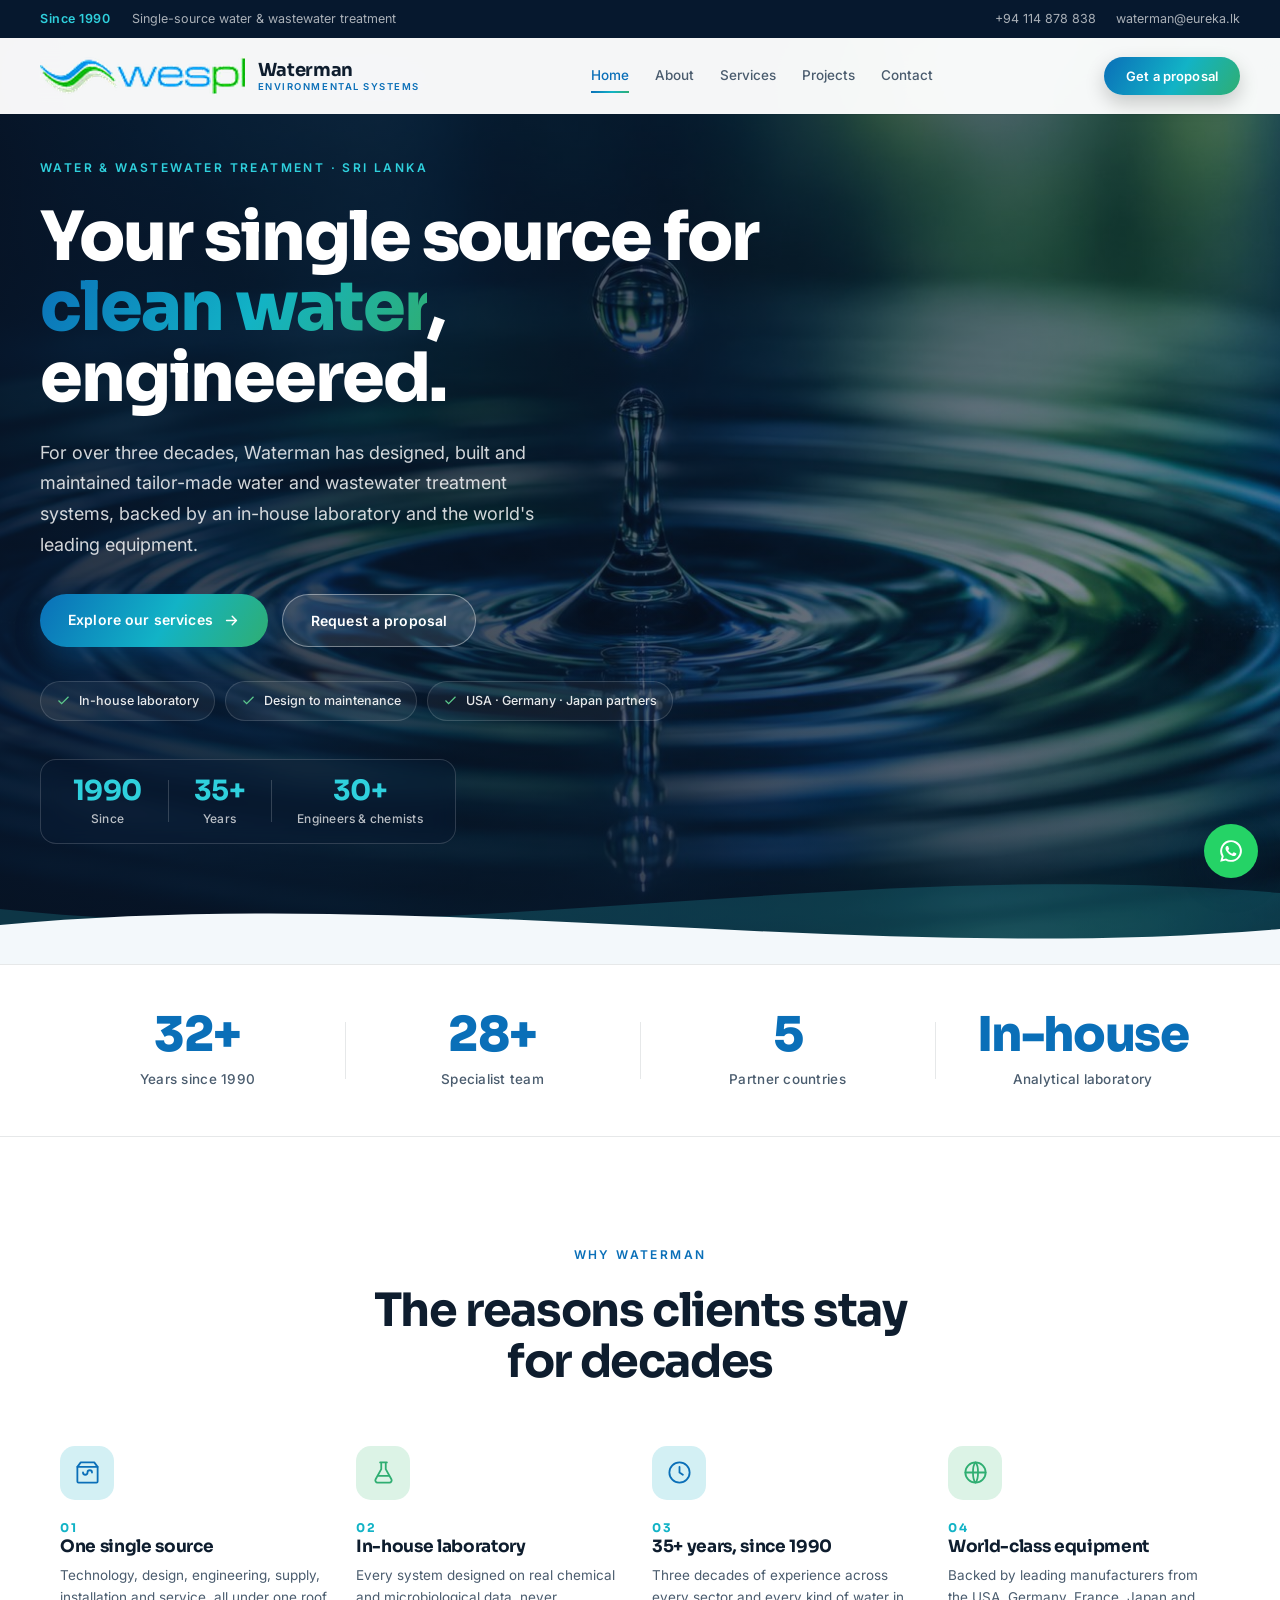
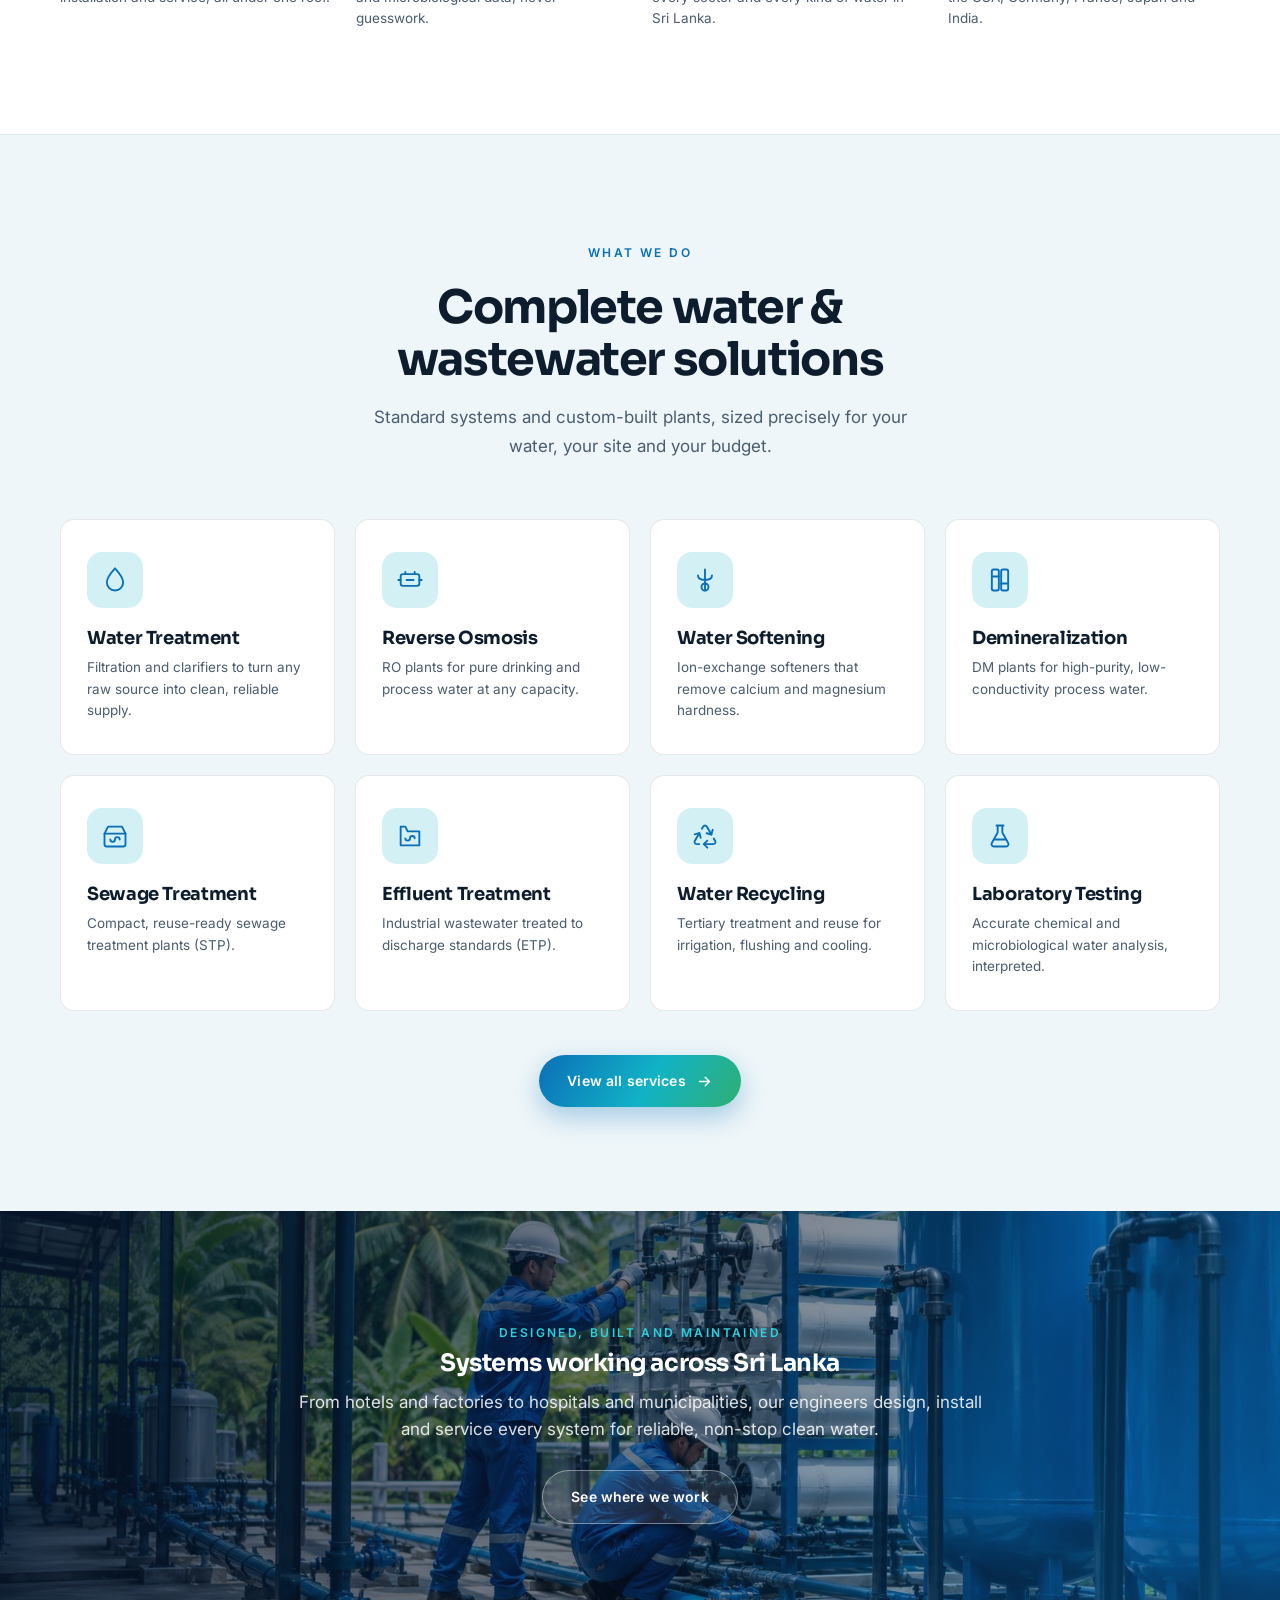
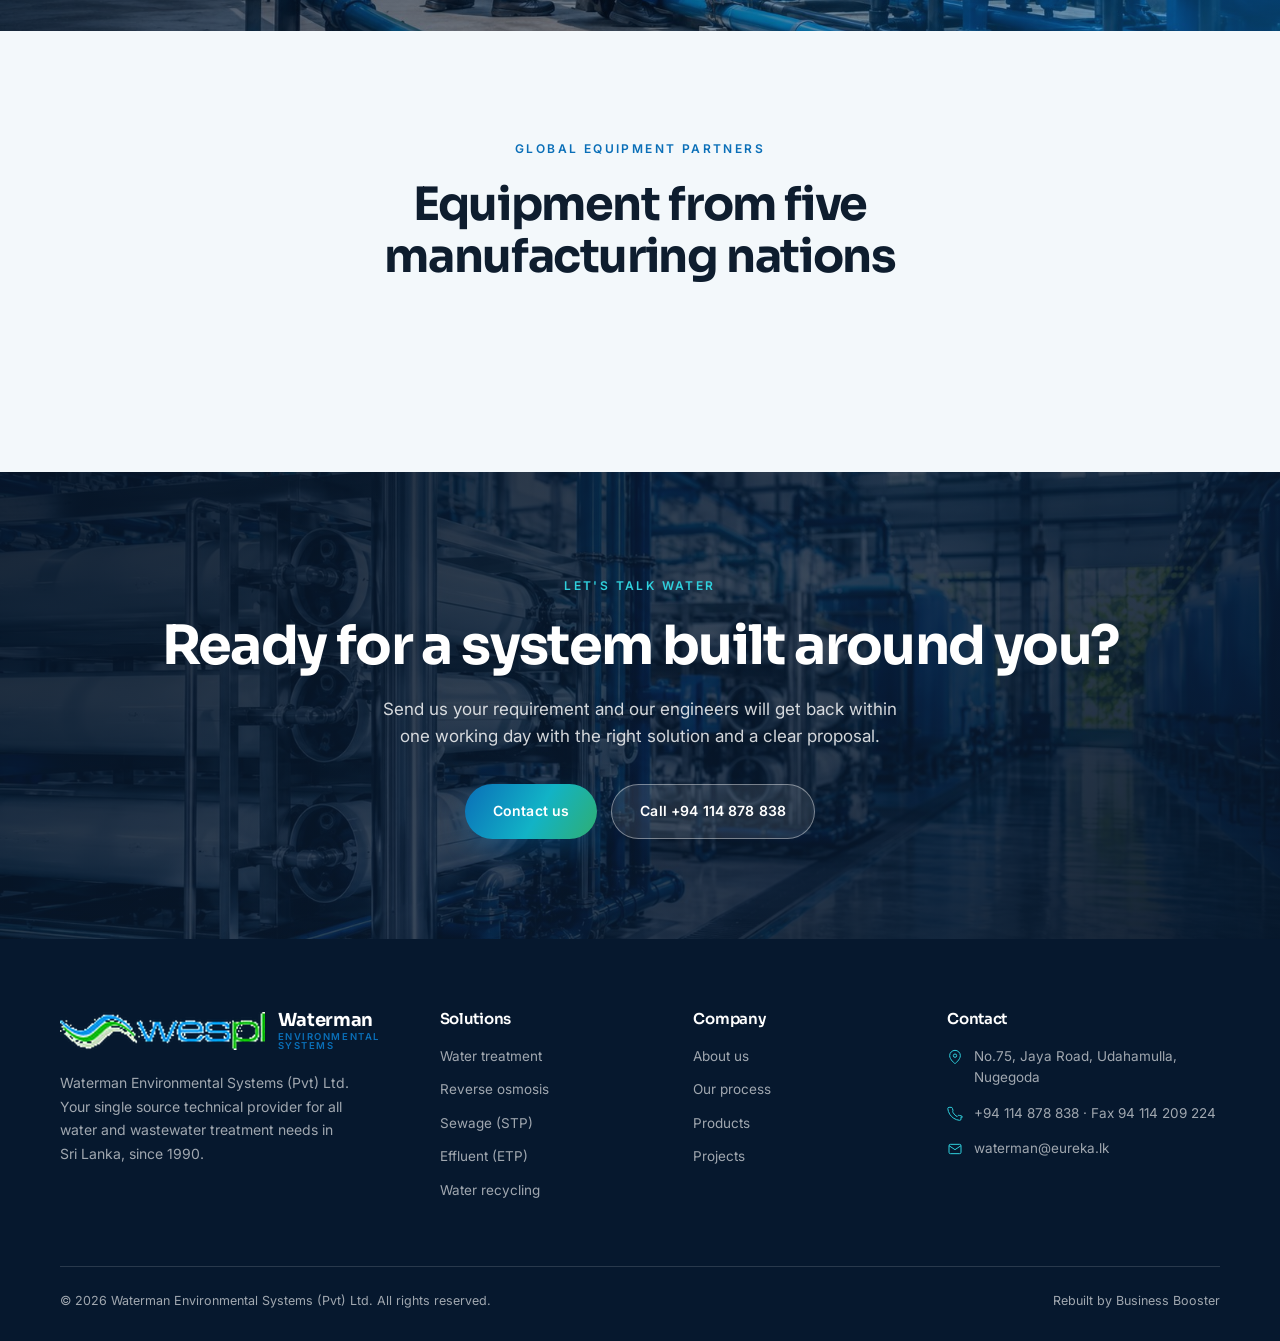
<file: index.html>
<!DOCTYPE html>
<html lang="en">
<head>
<meta charset="UTF-8">
<meta name="viewport" content="width=device-width, initial-scale=1, viewport-fit=cover">
<title>Waterman Environmental Systems · Water & Wastewater Treatment, Sri Lanka</title>
<meta name="description" content="Waterman Environmental Systems (WESPL). Sri Lanka's single source for water and wastewater treatment since 1990. RO, softening, sewage & effluent treatment, water recycling and in-house laboratory testing.">
<meta name="theme-color" content="#0a2440">
<meta name="robots" content="index,follow">
<link rel="canonical" href="https://businessboosterlk.github.io/waterman/">
<link rel="icon" type="image/png" href="assets/logo.png">
<meta property="og:type" content="website">
<meta property="og:title" content="Waterman Environmental Systems · Water & Wastewater Treatment">
<meta property="og:description" content="Sri Lanka's single source for water and wastewater treatment since 1990. RO, softening, sewage and effluent treatment, backed by an in-house laboratory.">
<meta property="og:url" content="https://businessboosterlk.github.io/waterman/">
<meta property="og:image" content="https://businessboosterlk.github.io/waterman/assets/hero.jpg">
<meta name="twitter:card" content="summary_large_image">
<!-- <meta name="google-site-verification" content="FILL-AT-LAUNCH"> -->
<script type="application/ld+json">
{"@context":"https://schema.org","@graph":[
 {"@type":"LocalBusiness","@id":"https://businessboosterlk.github.io/waterman/#org",
  "name":"Waterman Environmental Systems (Pvt) Ltd",
  "url":"https://businessboosterlk.github.io/waterman/",
  "logo":"https://businessboosterlk.github.io/waterman/assets/logo.png",
  "image":"https://businessboosterlk.github.io/waterman/assets/hero.jpg",
  "description":"Water and wastewater treatment company in Sri Lanka since 1990. Design, engineering, supply, installation, commissioning and maintenance, with an in-house analytical laboratory.",
  "telephone":"+94114878838",
  "email":"waterman@eureka.lk",
  "foundingDate":"1990",
  "address":{"@type":"PostalAddress","streetAddress":"No.75, Jaya Road, Udahamulla","addressLocality":"Nugegoda","addressCountry":"LK"},
  "openingHoursSpecification":[
    {"@type":"OpeningHoursSpecification","dayOfWeek":["Monday","Tuesday","Wednesday","Thursday","Friday"],"opens":"08:30","closes":"17:00"},
    {"@type":"OpeningHoursSpecification","dayOfWeek":"Saturday","opens":"08:30","closes":"13:00"}],
  "contactPoint":{"@type":"ContactPoint","contactType":"customer service","telephone":"+94114878838","url":"https://wa.me/94114878838"}},
 {"@type":"WebSite","@id":"https://businessboosterlk.github.io/waterman/#website",
  "url":"https://businessboosterlk.github.io/waterman/",
  "name":"Waterman Environmental Systems",
  "publisher":{"@id":"https://businessboosterlk.github.io/waterman/#org"}}
]}
</script>
<link rel="preconnect" href="https://fonts.googleapis.com">
<link rel="preconnect" href="https://fonts.gstatic.com" crossorigin>
<link href="https://fonts.googleapis.com/css2?family=Sora:wght@400;500;600;700;800&family=Inter:wght@400;450;500;600&display=swap" rel="stylesheet">
<link rel="stylesheet" href="assets/styles.css">
</head>
<body>

<div class="progress" id="progress"></div>

<!-- TOP BAR -->
<div class="topbar">
  <div class="wrap">
    <div class="l"><span class="pill">Since 1990</span><span>Single-source water &amp; wastewater treatment</span></div>
    <div class="r"><a href="tel:+94114878838">+94 114 878 838</a><a href="mailto:waterman@eureka.lk">waterman@eureka.lk</a></div>
  </div>
</div>

<!-- HEADER -->
<header class="header" id="header">
  <div class="wrap nav">
    <a href="index.html" class="brand">
      <span class="logo"><img src="assets/logo.png" alt="WESPL · Waterman Environmental Systems"></span>
      <span class="bt">Waterman<small>ENVIRONMENTAL SYSTEMS</small></span>
    </a>
    <nav class="nav-links">
      <a href="index.html" class="active">Home</a>
      <a href="about.html">About</a>
      <a href="services.html">Services</a>
      <a href="projects.html">Projects</a>
      <a href="contact.html">Contact</a>
    </nav>
    <button class="btn btn-primary" onclick="requestProposal('General enquiry')"><span>Get a proposal</span></button>
    <button class="hamb" id="hamb" aria-label="Menu"><svg viewBox="0 0 24 24" fill="none" stroke="currentColor" stroke-width="1.8" stroke-linecap="round"><path d="M3 6h18M3 12h18M3 18h18"/></svg></button>
  </div>
</header>

<!-- HERO -->
<section class="hero has-bg">
  <img class="hero-bg" src="assets/cta.jpg" alt="Clean, pure water" loading="eager">
  <div class="hero-ov"></div>
  <div class="wrap hero-grid">
    <div class="hero-text">
      <span class="eyebrow" data-rv>Water &amp; Wastewater Treatment · Sri Lanka</span>
      <h1 data-rv style="transition-delay:.08s">Your single source for <span class="g">clean water</span>, engineered.</h1>
      <p class="hero-sub" data-rv style="transition-delay:.16s">For over three decades, Waterman has designed, built and maintained tailor-made water and wastewater treatment systems, backed by an in-house laboratory and the world's leading equipment.</p>
      <div class="hero-cta" data-rv style="transition-delay:.24s">
        <a href="services.html" class="btn btn-primary"><span>Explore our services</span><svg viewBox="0 0 24 24" fill="none" stroke="currentColor" stroke-width="2" stroke-linecap="round" stroke-linejoin="round"><path d="M5 12h14M13 6l6 6-6 6"/></svg></a>
        <button class="btn btn-light" onclick="requestProposal('General enquiry')"><span>Request a proposal</span></button>
      </div>
      <div class="hero-chips" data-rv style="transition-delay:.32s">
        <span><svg viewBox="0 0 24 24" fill="none" stroke="currentColor" stroke-width="2"><path d="M20 6 9 17l-5-5"/></svg>In-house laboratory</span>
        <span><svg viewBox="0 0 24 24" fill="none" stroke="currentColor" stroke-width="2"><path d="M20 6 9 17l-5-5"/></svg>Design to maintenance</span>
        <span><svg viewBox="0 0 24 24" fill="none" stroke="currentColor" stroke-width="2"><path d="M20 6 9 17l-5-5"/></svg>USA · Germany · Japan partners</span>
      </div>
      <div class="hero-bar" data-rv style="transition-delay:.4s">
        <div class="hvb"><b>1990</b><span>Since</span></div>
        <div class="hvb"><b data-count="35" data-suffix="+">0</b><span>Years</span></div>
        <div class="hvb"><b data-count="30" data-suffix="+">0</b><span>Engineers &amp; chemists</span></div>
      </div>
    </div>
  </div>
  <div class="hero-waves">
    <svg class="w-move2" viewBox="0 0 1440 120" preserveAspectRatio="none"><path fill="rgba(47,208,221,.18)" d="M0,64 C240,110 480,10 720,48 C960,86 1200,20 1440,56 L1440,120 L0,120 Z M1440,64 C1680,110 1920,10 2160,48 C2400,86 2640,20 2880,56"/></svg>
  </div>
  <div class="hero-waves" style="bottom:-1px">
    <svg class="w-move1" viewBox="0 0 1440 120" preserveAspectRatio="none"><path fill="rgba(243,248,251,1)" d="M0,80 C240,40 480,120 720,84 C960,48 1200,110 1440,74 L1440,120 L0,120 Z M1440,80 C1680,40 1920,120 2160,84 C2400,48 2640,110 2880,74 L2880,120 L1440,120 Z"/></svg>
  </div>
</section>

<!-- STATS -->
<div class="stats">
  <div class="wrap">
    <div class="stat"><div class="n"><span data-count="35" data-suffix="+">0</span></div><div class="t">Years since 1990</div></div>
    <div class="stat"><div class="n"><span data-count="30" data-suffix="+">0</span></div><div class="t">Specialist team</div></div>
    <div class="stat"><div class="n"><span data-count="5">0</span></div><div class="t">Partner countries</div></div>
    <div class="stat"><div class="n">In-house</div><div class="t">Analytical laboratory</div></div>
  </div>
</div>

<!-- WHY WATERMAN -->
<section class="sect why">
  <div class="wrap sect-head">
    <span class="eyebrow center" data-rv>Why Waterman</span>
    <h2 data-rv style="transition-delay:.08s">The reasons clients stay for decades</h2>
  </div>
  <div class="wrap why-grid">
    <div class="why-c" data-rv><div class="ic"><svg viewBox="0 0 24 24" fill="none" stroke="currentColor" stroke-width="1.6" stroke-linecap="round" stroke-linejoin="round"><path d="M3 7h18v13a1 1 0 0 1-1 1H4a1 1 0 0 1-1-1z"/><path d="M3 7l3-4h12l3 4M8 12a2 2 0 0 0 4 0 2 2 0 0 1 4 0"/></svg></div><div class="num">01</div><h4>One single source</h4><p>Technology, design, engineering, supply, installation and service, all under one roof.</p></div>
    <div class="why-c" data-rv style="transition-delay:.08s"><div class="ic"><svg viewBox="0 0 24 24" fill="none" stroke="currentColor" stroke-width="1.6" stroke-linecap="round" stroke-linejoin="round"><path d="M9 3h6M10 3v6l-5 9a2 2 0 0 0 1.8 3h10.4a2 2 0 0 0 1.8-3l-5-9V3"/><path d="M7.5 15h9"/></svg></div><div class="num">02</div><h4>In-house laboratory</h4><p>Every system designed on real chemical and microbiological data, never guesswork.</p></div>
    <div class="why-c" data-rv style="transition-delay:.16s"><div class="ic"><svg viewBox="0 0 24 24" fill="none" stroke="currentColor" stroke-width="1.6" stroke-linecap="round" stroke-linejoin="round"><circle cx="12" cy="12" r="9"/><path d="M12 7v5l3 2"/></svg></div><div class="num">03</div><h4>35+ years, since 1990</h4><p>Three decades of experience across every sector and every kind of water in Sri Lanka.</p></div>
    <div class="why-c" data-rv style="transition-delay:.24s"><div class="ic"><svg viewBox="0 0 24 24" fill="none" stroke="currentColor" stroke-width="1.6" stroke-linecap="round" stroke-linejoin="round"><circle cx="12" cy="12" r="9"/><path d="M3 12h18M12 3c3 3 3 15 0 18M12 3c-3 3-3 15 0 18"/></svg></div><div class="num">04</div><h4>World-class equipment</h4><p>Backed by leading manufacturers from the USA, Germany, France, Japan and India.</p></div>
  </div>
</section>

<!-- SERVICES PREVIEW -->
<section class="sect services">
  <div class="wrap sect-head">
    <span class="eyebrow center" data-rv>What we do</span>
    <h2 data-rv style="transition-delay:.08s">Complete water &amp; wastewater solutions</h2>
    <p data-rv style="transition-delay:.16s">Standard systems and custom-built plants, sized precisely for your water, your site and your budget.</p>
  </div>
  <div class="wrap svc-grid" id="svcGrid"></div>
  <div class="wrap" style="text-align:center;margin-top:44px" data-rv>
    <a href="services.html" class="btn btn-primary"><span>View all services</span><svg viewBox="0 0 24 24" fill="none" stroke="currentColor" stroke-width="2" stroke-linecap="round" stroke-linejoin="round"><path d="M5 12h14M13 6l6 6-6 6"/></svg></a>
  </div>
</section>

<!-- INSTALL SHOWCASE BAND -->
<section class="showband">
  <img src="assets/install.jpg" alt="Waterman engineers installing a water treatment system" loading="lazy">
  <div class="sb-scrim"></div>
  <div class="sb-in">
    <span class="eyebrow center" data-rv>Designed, built and maintained</span>
    <h2 data-rv style="transition-delay:.08s">Systems working across Sri Lanka</h2>
    <p data-rv style="transition-delay:.14s">From hotels and factories to hospitals and municipalities, our engineers design, install and service every system for reliable, non-stop clean water.</p>
    <div class="hero-cta" style="justify-content:center;margin-top:26px" data-rv>
      <a href="projects.html" class="btn btn-light"><span>See where we work</span></a>
    </div>
  </div>
</section>

<!-- PARTNERS -->
<section class="sect partners">
  <div class="wrap sect-head" style="margin-bottom:26px">
    <span class="eyebrow center" data-rv>Global equipment partners</span>
    <h2 data-rv style="transition-delay:.08s">Equipment from five manufacturing nations</h2>
  </div>
  <div class="wrap cty" data-rv><span>USA</span><span>·</span><span>Germany</span><span>·</span><span>France</span><span>·</span><span>Japan</span><span>·</span><span>India</span></div>
</section>

<!-- CTA -->
<section class="cta">
  <img class="cta-photo" src="assets/hero.jpg" alt="Waterman water treatment plant" loading="lazy">
  <div class="cta-scrim"></div>
  <div class="wrap cta-in">
    <span class="eyebrow center" data-rv style="color:var(--aqua-2)">Let's talk water</span>
    <h2 data-rv style="transition-delay:.08s">Ready for a system built around you?</h2>
    <p data-rv style="transition-delay:.16s">Send us your requirement and our engineers will get back within one working day with the right solution and a clear proposal.</p>
    <div class="hero-cta" data-rv style="transition-delay:.24s">
      <a href="contact.html" class="btn btn-primary"><span>Contact us</span></a>
      <a href="tel:+94114878838" class="btn btn-light"><span>Call +94 114 878 838</span></a>
    </div>
  </div>
</section>

<!-- FOOTER -->
<footer>
  <div class="wrap">
    <div class="foot-grid">
      <div class="foot-brand">
        <a href="index.html" class="brand"><span class="logo"><img src="assets/logo.png" alt="WESPL · Waterman Environmental Systems"></span><span class="bt">Waterman<small>ENVIRONMENTAL SYSTEMS</small></span></a>
        <p>Waterman Environmental Systems (Pvt) Ltd. Your single source technical provider for all water and wastewater treatment needs in Sri Lanka, since 1990.</p>
      </div>
      <div class="foot-col"><h4>Solutions</h4><a href="services.html">Water treatment</a><a href="services.html">Reverse osmosis</a><a href="services.html">Sewage (STP)</a><a href="services.html">Effluent (ETP)</a><a href="services.html">Water recycling</a></div>
      <div class="foot-col"><h4>Company</h4><a href="about.html">About us</a><a href="about.html">Our process</a><a href="services.html">Products</a><a href="projects.html">Projects</a></div>
      <div class="foot-col foot-contact"><h4>Contact</h4>
        <div><svg viewBox="0 0 24 24" fill="none" stroke="currentColor" stroke-width="1.5"><path d="M20 10c0 6-8 12-8 12s-8-6-8-12a8 8 0 0 1 16 0z"/><circle cx="12" cy="10" r="2.5"/></svg>No.75, Jaya Road, Udahamulla, Nugegoda</div>
        <div><svg viewBox="0 0 24 24" fill="none" stroke="currentColor" stroke-width="1.5"><path d="M21 16.5v3a2 2 0 0 1-2.2 2 19.8 19.8 0 0 1-8.6-3 19.5 19.5 0 0 1-6-6 19.8 19.8 0 0 1-3-8.6A2 2 0 0 1 3.2 2h3a2 2 0 0 1 2 1.7c.13.96.36 1.9.7 2.8a2 2 0 0 1-.45 2.1L9.1 9.9a16 16 0 0 0 6 6l1.3-1.35a2 2 0 0 1 2.1-.45c.9.34 1.84.57 2.8.7a2 2 0 0 1 1.7 2z"/></svg>+94 114 878 838 · Fax 94 114 209 224</div>
        <div><svg viewBox="0 0 24 24" fill="none" stroke="currentColor" stroke-width="1.5"><rect x="3" y="5" width="18" height="14" rx="2"/><path d="m3 7 9 6 9-6"/></svg>waterman@eureka.lk</div>
      </div>
    </div>
    <div class="foot-bot"><span>© 2026 Waterman Environmental Systems (Pvt) Ltd. All rights reserved.</span><span>Rebuilt by Business Booster</span></div>
  </div>
</footer>

<div class="fab">
  <a class="wa" href="https://wa.me/94114878838?text=Hello%20Waterman%2C%20I%20found%20your%20website%20and%20would%20like%20to%20ask%20about%20a%20water%20treatment%20solution." target="_blank" rel="noopener" aria-label="Chat on WhatsApp"><svg viewBox="0 0 24 24" fill="currentColor"><path d="M12 2a10 10 0 0 0-8.6 15.07L2 22l5.06-1.33A10 10 0 1 0 12 2zm0 18.2a8.19 8.19 0 0 1-4.18-1.14l-.3-.18-3 .79.8-2.92-.2-.31A8.2 8.2 0 1 1 12 20.2zm4.5-6.14c-.25-.12-1.47-.72-1.7-.8-.23-.09-.4-.13-.56.12-.16.25-.64.8-.79.97-.14.16-.29.18-.54.06-.25-.12-1.05-.39-2-1.23-.74-.66-1.24-1.48-1.38-1.73-.14-.25-.02-.38.11-.5.11-.11.25-.29.37-.44.12-.15.16-.25.25-.42.08-.16.04-.31-.02-.43-.06-.12-.56-1.35-.77-1.85-.2-.48-.4-.42-.56-.43h-.48c-.16 0-.43.06-.65.31-.22.25-.86.84-.86 2.05 0 1.21.88 2.38 1 2.54.12.16 1.73 2.64 4.19 3.7.59.26 1.04.41 1.4.52.59.19 1.12.16 1.54.1.47-.07 1.47-.6 1.68-1.18.21-.58.21-1.08.14-1.18-.06-.1-.22-.16-.47-.28z"/></svg></a>
</div>

<!-- MOBILE MENU -->
<div class="mscrim" id="mscrim" onclick="closeMenu()"></div>
<aside class="mmenu" id="mmenu">
  <button class="mx" onclick="closeMenu()" aria-label="Close"><svg viewBox="0 0 24 24" fill="none" stroke="currentColor" stroke-width="1.6" stroke-linecap="round"><path d="M6 6l12 12M18 6L6 18"/></svg></button>
  <a href="index.html" class="brand"><span class="logo"><img src="assets/logo.png" alt="WESPL · Waterman Environmental Systems"></span><span class="bt">Waterman<small>ENVIRONMENTAL SYSTEMS</small></span></a>
  <a class="ml active" href="index.html">Home</a>
  <a class="ml" href="about.html">About</a>
  <a class="ml" href="services.html">Services</a>
  <a class="ml" href="projects.html">Projects</a>
  <a class="ml" href="contact.html">Contact</a>
  <button class="btn btn-primary" onclick="closeMenu();requestProposal('General enquiry')"><span>Get a proposal</span></button>
</aside>

<script src="assets/app.js"></script>
</body>
</html>
</file>
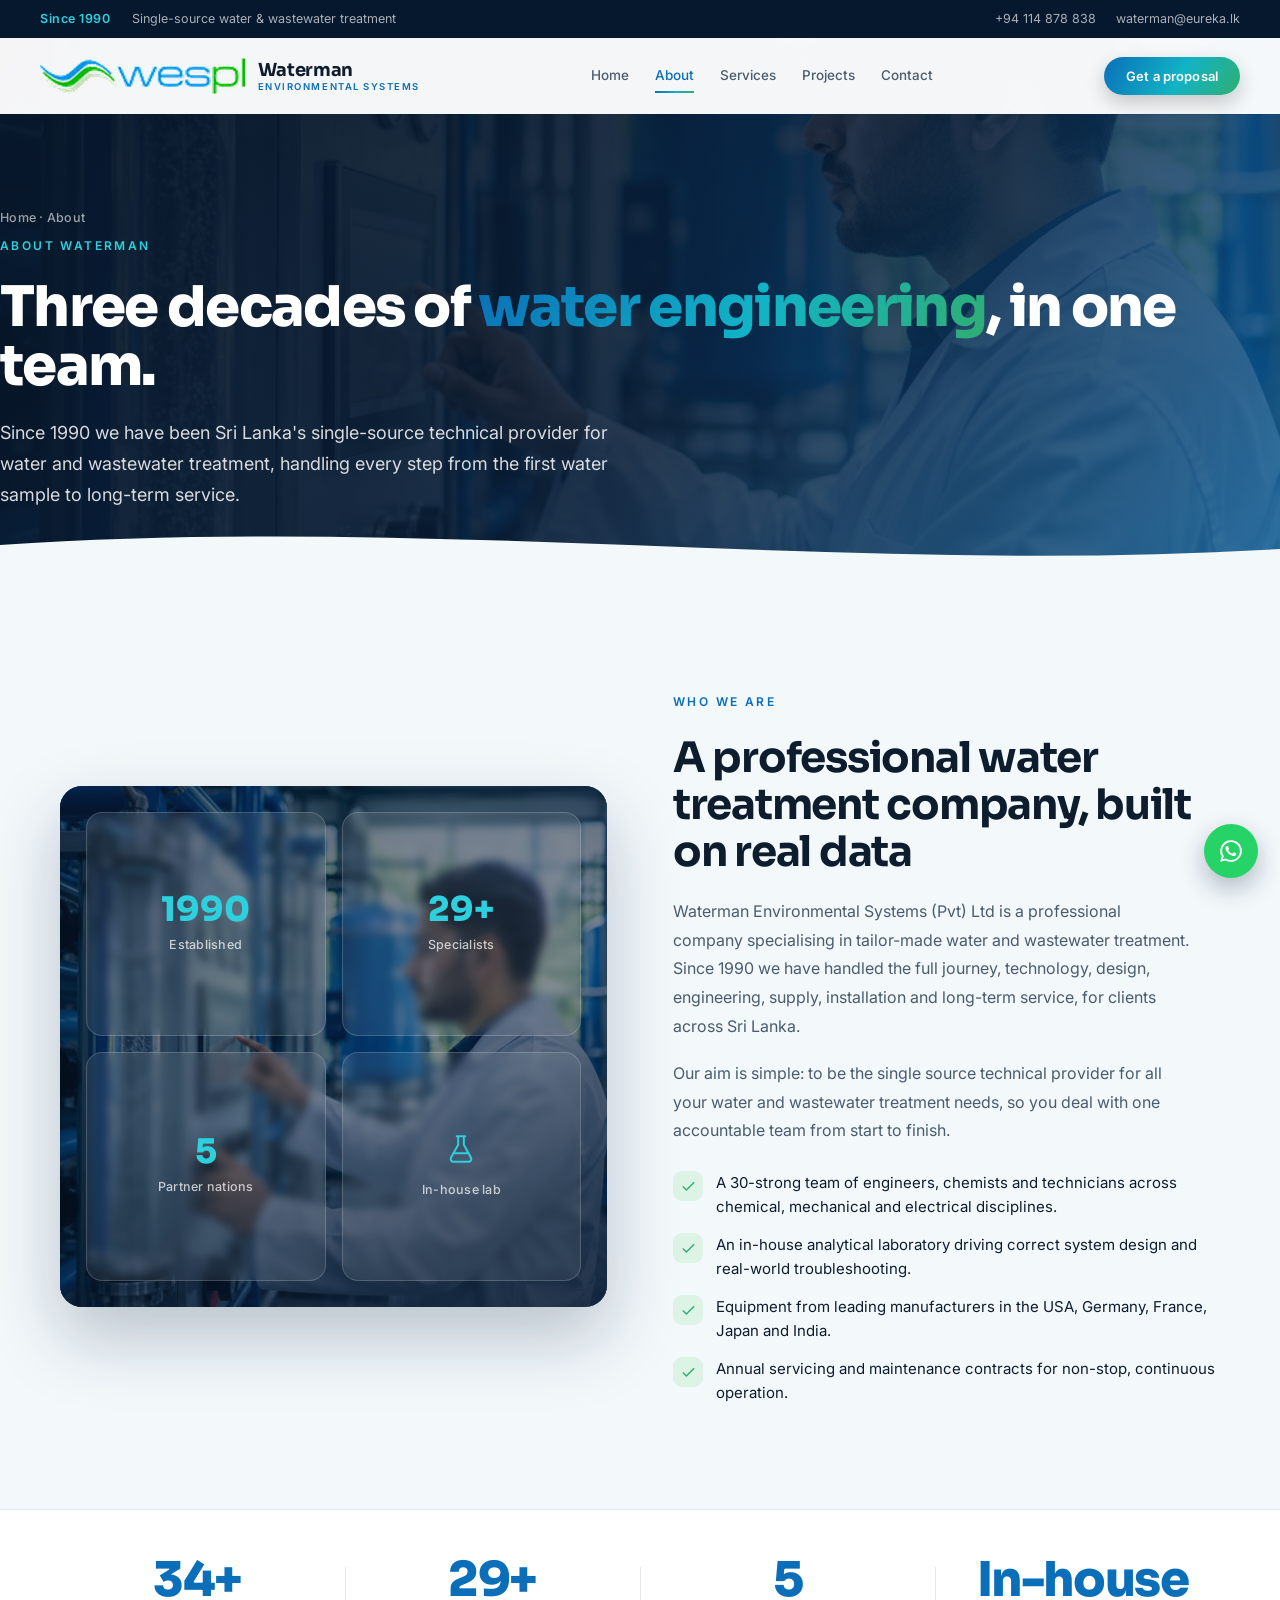
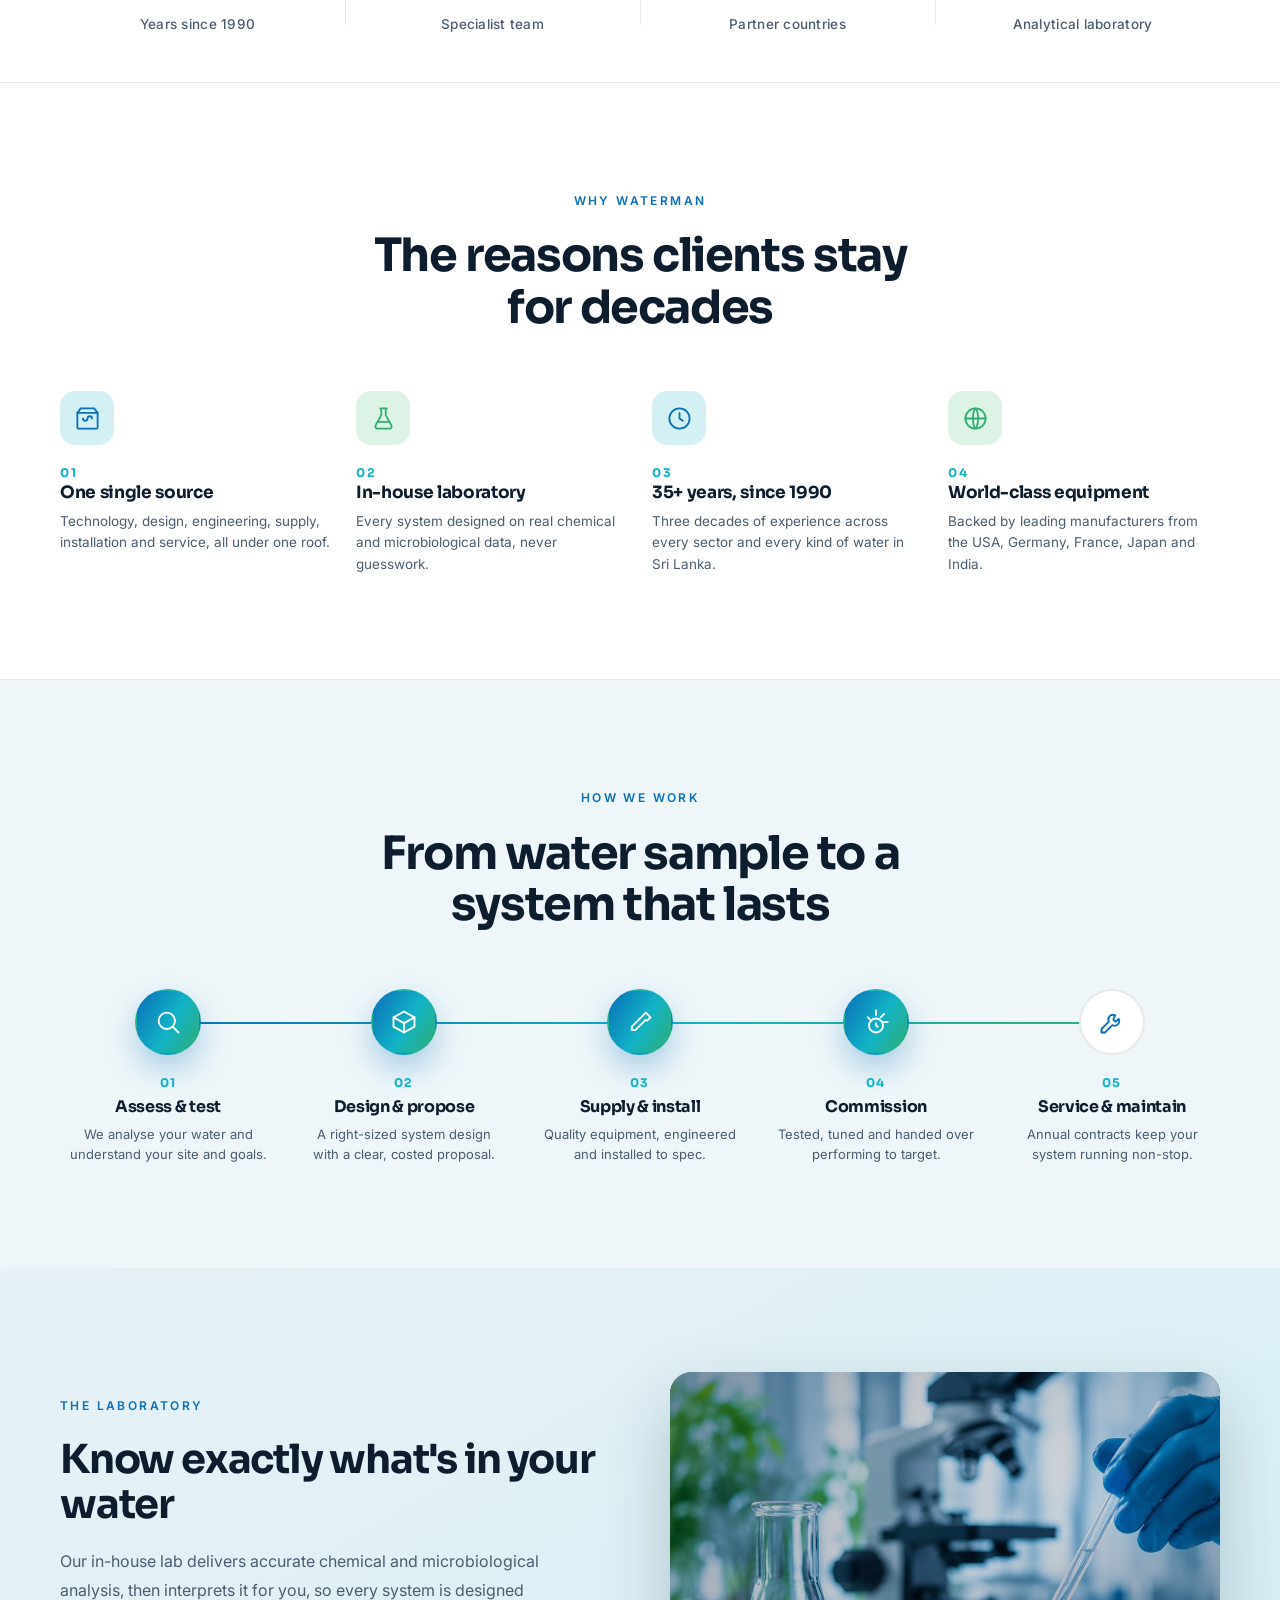
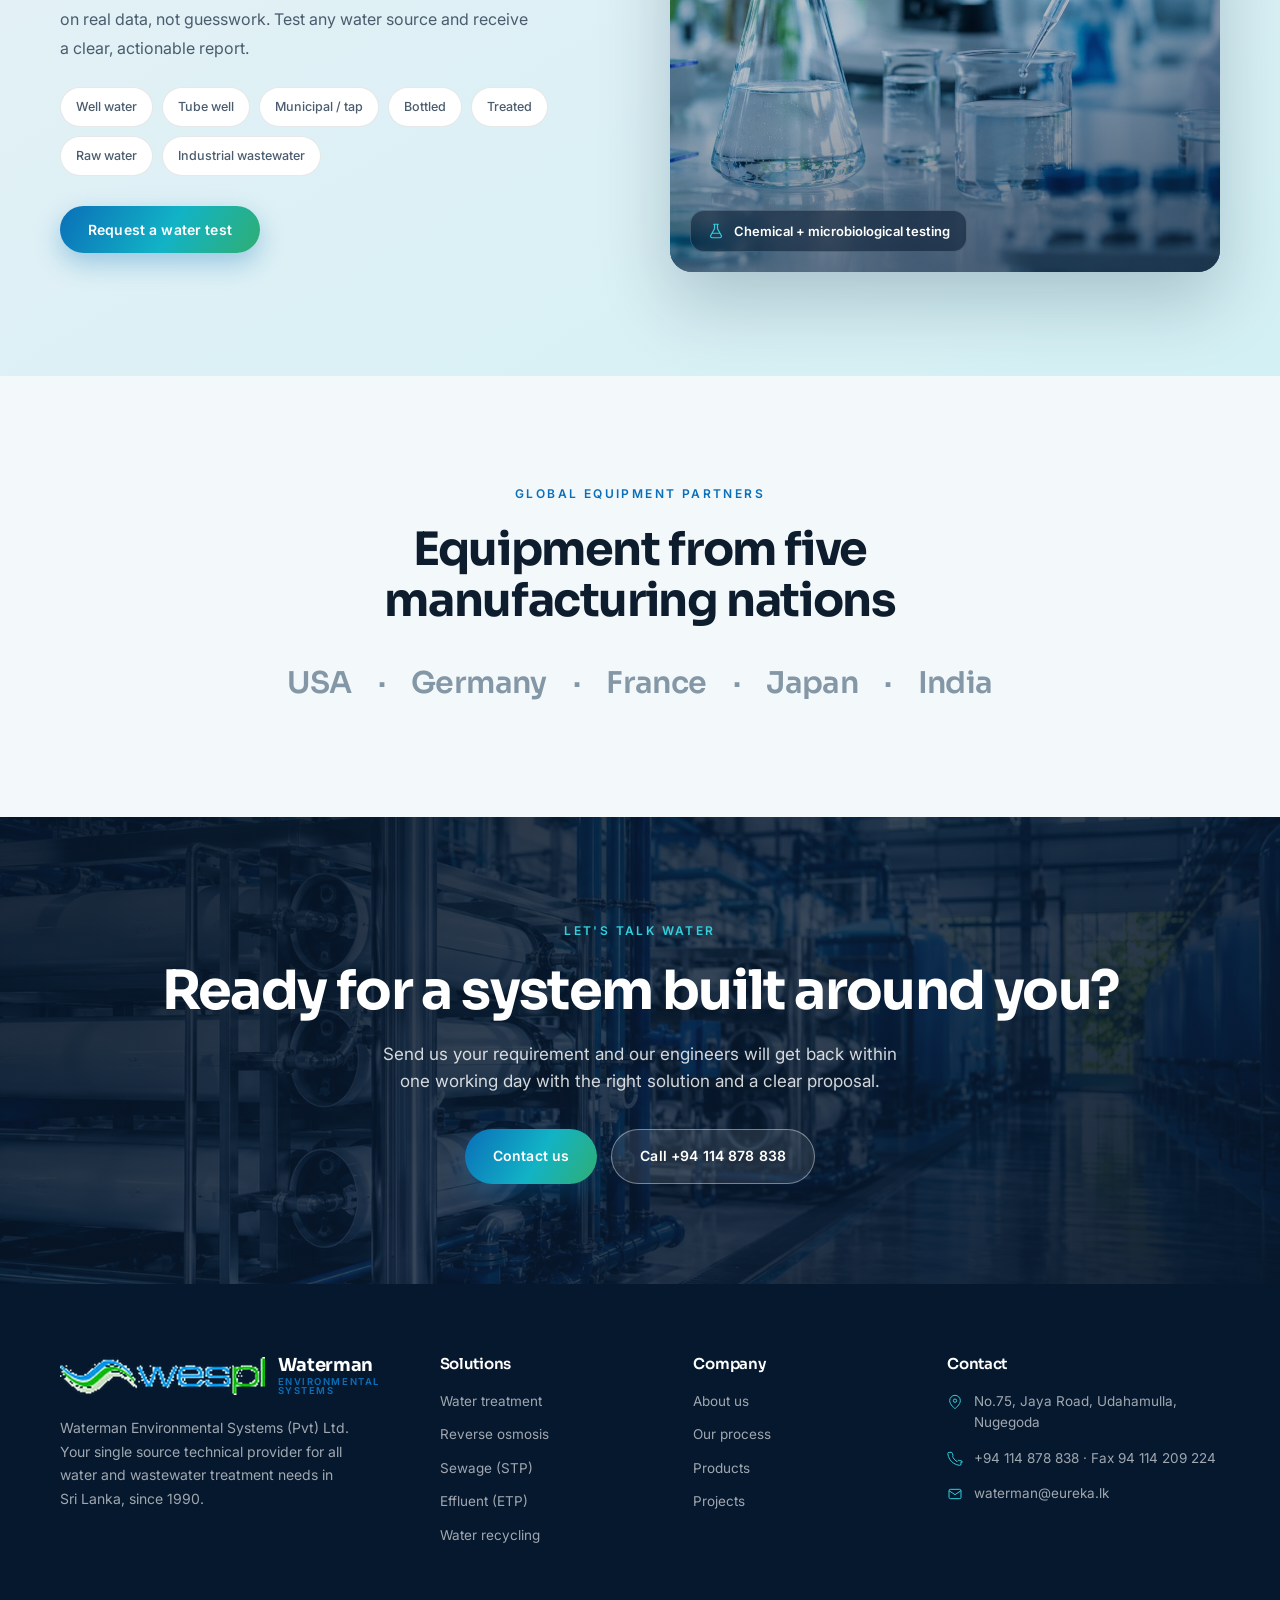
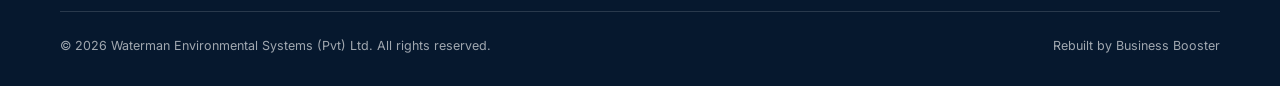
<file: about.html>
<!DOCTYPE html>
<html lang="en">
<head>
<meta charset="UTF-8">
<meta name="viewport" content="width=device-width, initial-scale=1, viewport-fit=cover">
<title>About · Waterman Environmental Systems · Since 1990</title>
<meta name="description" content="Waterman Environmental Systems (WESPL), Sri Lanka's single source for water and wastewater treatment since 1990. A 30-strong team of engineers and chemists with an in-house analytical laboratory.">
<meta name="theme-color" content="#0a2440">
<meta name="robots" content="index,follow">
<link rel="canonical" href="https://businessboosterlk.github.io/waterman/about.html">
<link rel="icon" type="image/png" href="assets/logo.png">
<meta property="og:type" content="website">
<meta property="og:title" content="About · Waterman Environmental Systems · Since 1990">
<meta property="og:description" content="Waterman Environmental Systems (WESPL), Sri Lanka's single source for water and wastewater treatment since 1990. A 30-strong team of engineers and chemists with an in-house analytical laboratory.">
<meta property="og:url" content="https://businessboosterlk.github.io/waterman/about.html">
<meta property="og:image" content="https://businessboosterlk.github.io/waterman/assets/hero.jpg">
<meta name="twitter:card" content="summary_large_image">
<script type="application/ld+json">
{"@context":"https://schema.org","@type":"BreadcrumbList","itemListElement":[
 {"@type":"ListItem","position":1,"name":"Home","item":"https://businessboosterlk.github.io/waterman/"},
 {"@type":"ListItem","position":2,"name":"About","item":"https://businessboosterlk.github.io/waterman/about.html"}]}
</script>
<link rel="preconnect" href="https://fonts.googleapis.com">
<link rel="preconnect" href="https://fonts.gstatic.com" crossorigin>
<link href="https://fonts.googleapis.com/css2?family=Sora:wght@400;500;600;700;800&family=Inter:wght@400;450;500;600&display=swap" rel="stylesheet">
<link rel="stylesheet" href="assets/styles.css">
</head>
<body>

<div class="progress" id="progress"></div>

<div class="topbar">
  <div class="wrap">
    <div class="l"><span class="pill">Since 1990</span><span>Single-source water &amp; wastewater treatment</span></div>
    <div class="r"><a href="tel:+94114878838">+94 114 878 838</a><a href="mailto:waterman@eureka.lk">waterman@eureka.lk</a></div>
  </div>
</div>

<header class="header" id="header">
  <div class="wrap nav">
    <a href="index.html" class="brand">
      <span class="logo"><img src="assets/logo.png" alt="WESPL · Waterman Environmental Systems"></span>
      <span class="bt">Waterman<small>ENVIRONMENTAL SYSTEMS</small></span>
    </a>
    <nav class="nav-links">
      <a href="index.html">Home</a>
      <a href="about.html" class="active">About</a>
      <a href="services.html">Services</a>
      <a href="projects.html">Projects</a>
      <a href="contact.html">Contact</a>
    </nav>
    <button class="btn btn-primary" onclick="requestProposal('General enquiry')"><span>Get a proposal</span></button>
    <button class="hamb" id="hamb" aria-label="Menu"><svg viewBox="0 0 24 24" fill="none" stroke="currentColor" stroke-width="1.8" stroke-linecap="round"><path d="M3 6h18M3 12h18M3 18h18"/></svg></button>
  </div>
</header>

<!-- PAGE HERO -->
<section class="phero">
  <img class="phero-bg" src="assets/about.jpg" alt="Waterman engineer at a treatment plant">
  <div class="phero-ov"></div>
  <div class="wrap phero-in">
    <div class="crumb"><a href="index.html">Home</a> · About</div>
    <span class="eyebrow" data-rv>About Waterman</span>
    <h1 data-rv style="transition-delay:.08s">Three decades of <span class="g">water engineering</span>, in one team.</h1>
    <p data-rv style="transition-delay:.16s">Since 1990 we have been Sri Lanka's single-source technical provider for water and wastewater treatment, handling every step from the first water sample to long-term service.</p>
  </div>
  <div class="phero-waves"><svg viewBox="0 0 1440 90" preserveAspectRatio="none"><path fill="var(--bg)" d="M0,50 C240,20 480,80 720,54 C960,28 1200,74 1440,44 L1440,90 L0,90 Z"/></svg></div>
</section>

<!-- ABOUT -->
<section class="sect">
  <div class="wrap about">
    <div class="about-visual watermesh hasphoto" data-rv>
      <img class="pv-img" src="assets/about.jpg" alt="Waterman engineer at a treatment plant control panel" loading="lazy">
      <div class="pv-scrim"></div>
      <div class="av-tiles">
        <div class="avt"><div class="avn">1990</div><div class="avl">Established</div></div>
        <div class="avt"><div class="avn"><span data-count="30" data-suffix="+">0</span></div><div class="avl">Specialists</div></div>
        <div class="avt"><div class="avn">5</div><div class="avl">Partner nations</div></div>
        <div class="avt"><div class="avn"><svg viewBox="0 0 24 24" fill="none" stroke="currentColor" stroke-width="1.4" stroke-linecap="round" stroke-linejoin="round"><path d="M9 3h6M10 3v6l-5 9a2 2 0 0 0 1.8 3h10.4a2 2 0 0 0 1.8-3l-5-9V3"/><path d="M7.5 15h9"/></svg></div><div class="avl">In-house lab</div></div>
      </div>
    </div>
    <div class="about-text">
      <span class="eyebrow" data-rv>Who we are</span>
      <h2 data-rv style="transition-delay:.08s">A professional water treatment company, built on real data</h2>
      <p data-rv style="transition-delay:.14s">Waterman Environmental Systems (Pvt) Ltd is a professional company specialising in tailor-made water and wastewater treatment. Since 1990 we have handled the full journey, technology, design, engineering, supply, installation and long-term service, for clients across Sri Lanka.</p>
      <p data-rv style="transition-delay:.18s">Our aim is simple: to be the single source technical provider for all your water and wastewater treatment needs, so you deal with one accountable team from start to finish.</p>
      <ul class="about-points" data-rv style="transition-delay:.22s">
        <li><span class="ic"><svg viewBox="0 0 24 24" fill="none" stroke="currentColor" stroke-width="2"><path d="M20 6 9 17l-5-5"/></svg></span>A 30-strong team of engineers, chemists and technicians across chemical, mechanical and electrical disciplines.</li>
        <li><span class="ic"><svg viewBox="0 0 24 24" fill="none" stroke="currentColor" stroke-width="2"><path d="M20 6 9 17l-5-5"/></svg></span>An in-house analytical laboratory driving correct system design and real-world troubleshooting.</li>
        <li><span class="ic"><svg viewBox="0 0 24 24" fill="none" stroke="currentColor" stroke-width="2"><path d="M20 6 9 17l-5-5"/></svg></span>Equipment from leading manufacturers in the USA, Germany, France, Japan and India.</li>
        <li><span class="ic"><svg viewBox="0 0 24 24" fill="none" stroke="currentColor" stroke-width="2"><path d="M20 6 9 17l-5-5"/></svg></span>Annual servicing and maintenance contracts for non-stop, continuous operation.</li>
      </ul>
    </div>
  </div>
</section>

<!-- STATS -->
<div class="stats">
  <div class="wrap">
    <div class="stat"><div class="n"><span data-count="35" data-suffix="+">0</span></div><div class="t">Years since 1990</div></div>
    <div class="stat"><div class="n"><span data-count="30" data-suffix="+">0</span></div><div class="t">Specialist team</div></div>
    <div class="stat"><div class="n"><span data-count="5">0</span></div><div class="t">Partner countries</div></div>
    <div class="stat"><div class="n">In-house</div><div class="t">Analytical laboratory</div></div>
  </div>
</div>

<!-- WHY -->
<section class="sect why">
  <div class="wrap sect-head">
    <span class="eyebrow center" data-rv>Why Waterman</span>
    <h2 data-rv style="transition-delay:.08s">The reasons clients stay for decades</h2>
  </div>
  <div class="wrap why-grid">
    <div class="why-c" data-rv><div class="ic"><svg viewBox="0 0 24 24" fill="none" stroke="currentColor" stroke-width="1.6" stroke-linecap="round" stroke-linejoin="round"><path d="M3 7h18v13a1 1 0 0 1-1 1H4a1 1 0 0 1-1-1z"/><path d="M3 7l3-4h12l3 4M8 12a2 2 0 0 0 4 0 2 2 0 0 1 4 0"/></svg></div><div class="num">01</div><h4>One single source</h4><p>Technology, design, engineering, supply, installation and service, all under one roof.</p></div>
    <div class="why-c" data-rv style="transition-delay:.08s"><div class="ic"><svg viewBox="0 0 24 24" fill="none" stroke="currentColor" stroke-width="1.6" stroke-linecap="round" stroke-linejoin="round"><path d="M9 3h6M10 3v6l-5 9a2 2 0 0 0 1.8 3h10.4a2 2 0 0 0 1.8-3l-5-9V3"/><path d="M7.5 15h9"/></svg></div><div class="num">02</div><h4>In-house laboratory</h4><p>Every system designed on real chemical and microbiological data, never guesswork.</p></div>
    <div class="why-c" data-rv style="transition-delay:.16s"><div class="ic"><svg viewBox="0 0 24 24" fill="none" stroke="currentColor" stroke-width="1.6" stroke-linecap="round" stroke-linejoin="round"><circle cx="12" cy="12" r="9"/><path d="M12 7v5l3 2"/></svg></div><div class="num">03</div><h4>35+ years, since 1990</h4><p>Three decades of experience across every sector and every kind of water in Sri Lanka.</p></div>
    <div class="why-c" data-rv style="transition-delay:.24s"><div class="ic"><svg viewBox="0 0 24 24" fill="none" stroke="currentColor" stroke-width="1.6" stroke-linecap="round" stroke-linejoin="round"><circle cx="12" cy="12" r="9"/><path d="M3 12h18M12 3c3 3 3 15 0 18M12 3c-3 3-3 15 0 18"/></svg></div><div class="num">04</div><h4>World-class equipment</h4><p>Backed by leading manufacturers from the USA, Germany, France, Japan and India.</p></div>
  </div>
</section>

<!-- PROCESS -->
<section class="sect" style="background:var(--mist-2)">
  <div class="wrap sect-head">
    <span class="eyebrow center" data-rv>How we work</span>
    <h2 data-rv style="transition-delay:.08s">From water sample to a system that lasts</h2>
  </div>
  <div class="wrap proc" data-rv>
    <div class="proc-track" id="procTrack">
      <div class="proc-line"><div class="fill" id="procFill"></div></div>
    </div>
  </div>
</section>

<!-- LAB -->
<section class="sect lab">
  <div class="wrap lab-in">
    <div class="lab-text">
      <span class="eyebrow" data-rv>The laboratory</span>
      <h2 data-rv style="transition-delay:.08s">Know exactly what's in your water</h2>
      <p data-rv style="transition-delay:.14s">Our in-house lab delivers accurate chemical and microbiological analysis, then interprets it for you, so every system is designed on real data, not guesswork. Test any water source and receive a clear, actionable report.</p>
      <div class="lab-tags" data-rv style="transition-delay:.2s">
        <span>Well water</span><span>Tube well</span><span>Municipal / tap</span><span>Bottled</span><span>Treated</span><span>Raw water</span><span>Industrial wastewater</span>
      </div>
      <div data-rv style="transition-delay:.26s;margin-top:30px"><button class="btn btn-primary" onclick="requestProposal('Water testing enquiry')"><span>Request a water test</span></button></div>
    </div>
    <div class="lab-visual watermesh hasphoto" data-rv>
      <img class="pv-img" src="assets/lab.jpg" alt="Waterman in-house analytical water laboratory" loading="lazy">
      <div class="pv-scrim"></div>
      <div class="pv-chip"><svg viewBox="0 0 24 24" fill="none" stroke="currentColor" stroke-width="1.6" stroke-linecap="round" stroke-linejoin="round"><path d="M9 3h6M10 3v6l-5 9a2 2 0 0 0 1.8 3h10.4a2 2 0 0 0 1.8-3l-5-9V3"/><path d="M7.5 15h9"/></svg>Chemical + microbiological testing</div>
    </div>
  </div>
</section>

<!-- PARTNERS -->
<section class="sect partners">
  <div class="wrap sect-head" style="margin-bottom:26px">
    <span class="eyebrow center" data-rv>Global equipment partners</span>
    <h2 data-rv style="transition-delay:.08s">Equipment from five manufacturing nations</h2>
  </div>
  <div class="wrap cty" data-rv><span>USA</span><span>·</span><span>Germany</span><span>·</span><span>France</span><span>·</span><span>Japan</span><span>·</span><span>India</span></div>
</section>

<!-- CTA -->
<section class="cta">
  <img class="cta-photo" src="assets/hero.jpg" alt="Waterman water treatment plant" loading="lazy">
  <div class="cta-scrim"></div>
  <div class="wrap cta-in">
    <span class="eyebrow center" data-rv style="color:var(--aqua-2)">Let's talk water</span>
    <h2 data-rv style="transition-delay:.08s">Ready for a system built around you?</h2>
    <p data-rv style="transition-delay:.16s">Send us your requirement and our engineers will get back within one working day with the right solution and a clear proposal.</p>
    <div class="hero-cta" data-rv style="transition-delay:.24s">
      <a href="contact.html" class="btn btn-primary"><span>Contact us</span></a>
      <a href="tel:+94114878838" class="btn btn-light"><span>Call +94 114 878 838</span></a>
    </div>
  </div>
</section>

<footer>
  <div class="wrap">
    <div class="foot-grid">
      <div class="foot-brand">
        <a href="index.html" class="brand"><span class="logo"><img src="assets/logo.png" alt="WESPL · Waterman Environmental Systems"></span><span class="bt">Waterman<small>ENVIRONMENTAL SYSTEMS</small></span></a>
        <p>Waterman Environmental Systems (Pvt) Ltd. Your single source technical provider for all water and wastewater treatment needs in Sri Lanka, since 1990.</p>
      </div>
      <div class="foot-col"><h4>Solutions</h4><a href="services.html">Water treatment</a><a href="services.html">Reverse osmosis</a><a href="services.html">Sewage (STP)</a><a href="services.html">Effluent (ETP)</a><a href="services.html">Water recycling</a></div>
      <div class="foot-col"><h4>Company</h4><a href="about.html">About us</a><a href="about.html">Our process</a><a href="services.html">Products</a><a href="projects.html">Projects</a></div>
      <div class="foot-col foot-contact"><h4>Contact</h4>
        <div><svg viewBox="0 0 24 24" fill="none" stroke="currentColor" stroke-width="1.5"><path d="M20 10c0 6-8 12-8 12s-8-6-8-12a8 8 0 0 1 16 0z"/><circle cx="12" cy="10" r="2.5"/></svg>No.75, Jaya Road, Udahamulla, Nugegoda</div>
        <div><svg viewBox="0 0 24 24" fill="none" stroke="currentColor" stroke-width="1.5"><path d="M21 16.5v3a2 2 0 0 1-2.2 2 19.8 19.8 0 0 1-8.6-3 19.5 19.5 0 0 1-6-6 19.8 19.8 0 0 1-3-8.6A2 2 0 0 1 3.2 2h3a2 2 0 0 1 2 1.7c.13.96.36 1.9.7 2.8a2 2 0 0 1-.45 2.1L9.1 9.9a16 16 0 0 0 6 6l1.3-1.35a2 2 0 0 1 2.1-.45c.9.34 1.84.57 2.8.7a2 2 0 0 1 1.7 2z"/></svg>+94 114 878 838 · Fax 94 114 209 224</div>
        <div><svg viewBox="0 0 24 24" fill="none" stroke="currentColor" stroke-width="1.5"><rect x="3" y="5" width="18" height="14" rx="2"/><path d="m3 7 9 6 9-6"/></svg>waterman@eureka.lk</div>
      </div>
    </div>
    <div class="foot-bot"><span>© 2026 Waterman Environmental Systems (Pvt) Ltd. All rights reserved.</span><span>Rebuilt by Business Booster</span></div>
  </div>
</footer>

<div class="fab">
  <a class="wa" href="https://wa.me/94114878838?text=Hello%20Waterman%2C%20I%20was%20reading%20about%20your%20company%20and%20would%20like%20to%20speak%20to%20your%20team." target="_blank" rel="noopener" aria-label="Chat on WhatsApp"><svg viewBox="0 0 24 24" fill="currentColor"><path d="M12 2a10 10 0 0 0-8.6 15.07L2 22l5.06-1.33A10 10 0 1 0 12 2zm0 18.2a8.19 8.19 0 0 1-4.18-1.14l-.3-.18-3 .79.8-2.92-.2-.31A8.2 8.2 0 1 1 12 20.2zm4.5-6.14c-.25-.12-1.47-.72-1.7-.8-.23-.09-.4-.13-.56.12-.16.25-.64.8-.79.97-.14.16-.29.18-.54.06-.25-.12-1.05-.39-2-1.23-.74-.66-1.24-1.48-1.38-1.73-.14-.25-.02-.38.11-.5.11-.11.25-.29.37-.44.12-.15.16-.25.25-.42.08-.16.04-.31-.02-.43-.06-.12-.56-1.35-.77-1.85-.2-.48-.4-.42-.56-.43h-.48c-.16 0-.43.06-.65.31-.22.25-.86.84-.86 2.05 0 1.21.88 2.38 1 2.54.12.16 1.73 2.64 4.19 3.7.59.26 1.04.41 1.4.52.59.19 1.12.16 1.54.1.47-.07 1.47-.6 1.68-1.18.21-.58.21-1.08.14-1.18-.06-.1-.22-.16-.47-.28z"/></svg></a>
</div>

<div class="mscrim" id="mscrim" onclick="closeMenu()"></div>
<aside class="mmenu" id="mmenu">
  <button class="mx" onclick="closeMenu()" aria-label="Close"><svg viewBox="0 0 24 24" fill="none" stroke="currentColor" stroke-width="1.6" stroke-linecap="round"><path d="M6 6l12 12M18 6L6 18"/></svg></button>
  <a href="index.html" class="brand"><span class="logo"><img src="assets/logo.png" alt="WESPL · Waterman Environmental Systems"></span><span class="bt">Waterman<small>ENVIRONMENTAL SYSTEMS</small></span></a>
  <a class="ml" href="index.html">Home</a>
  <a class="ml active" href="about.html">About</a>
  <a class="ml" href="services.html">Services</a>
  <a class="ml" href="projects.html">Projects</a>
  <a class="ml" href="contact.html">Contact</a>
  <button class="btn btn-primary" onclick="closeMenu();requestProposal('General enquiry')"><span>Get a proposal</span></button>
</aside>

<script src="assets/app.js"></script>
</body>
</html>
</file>
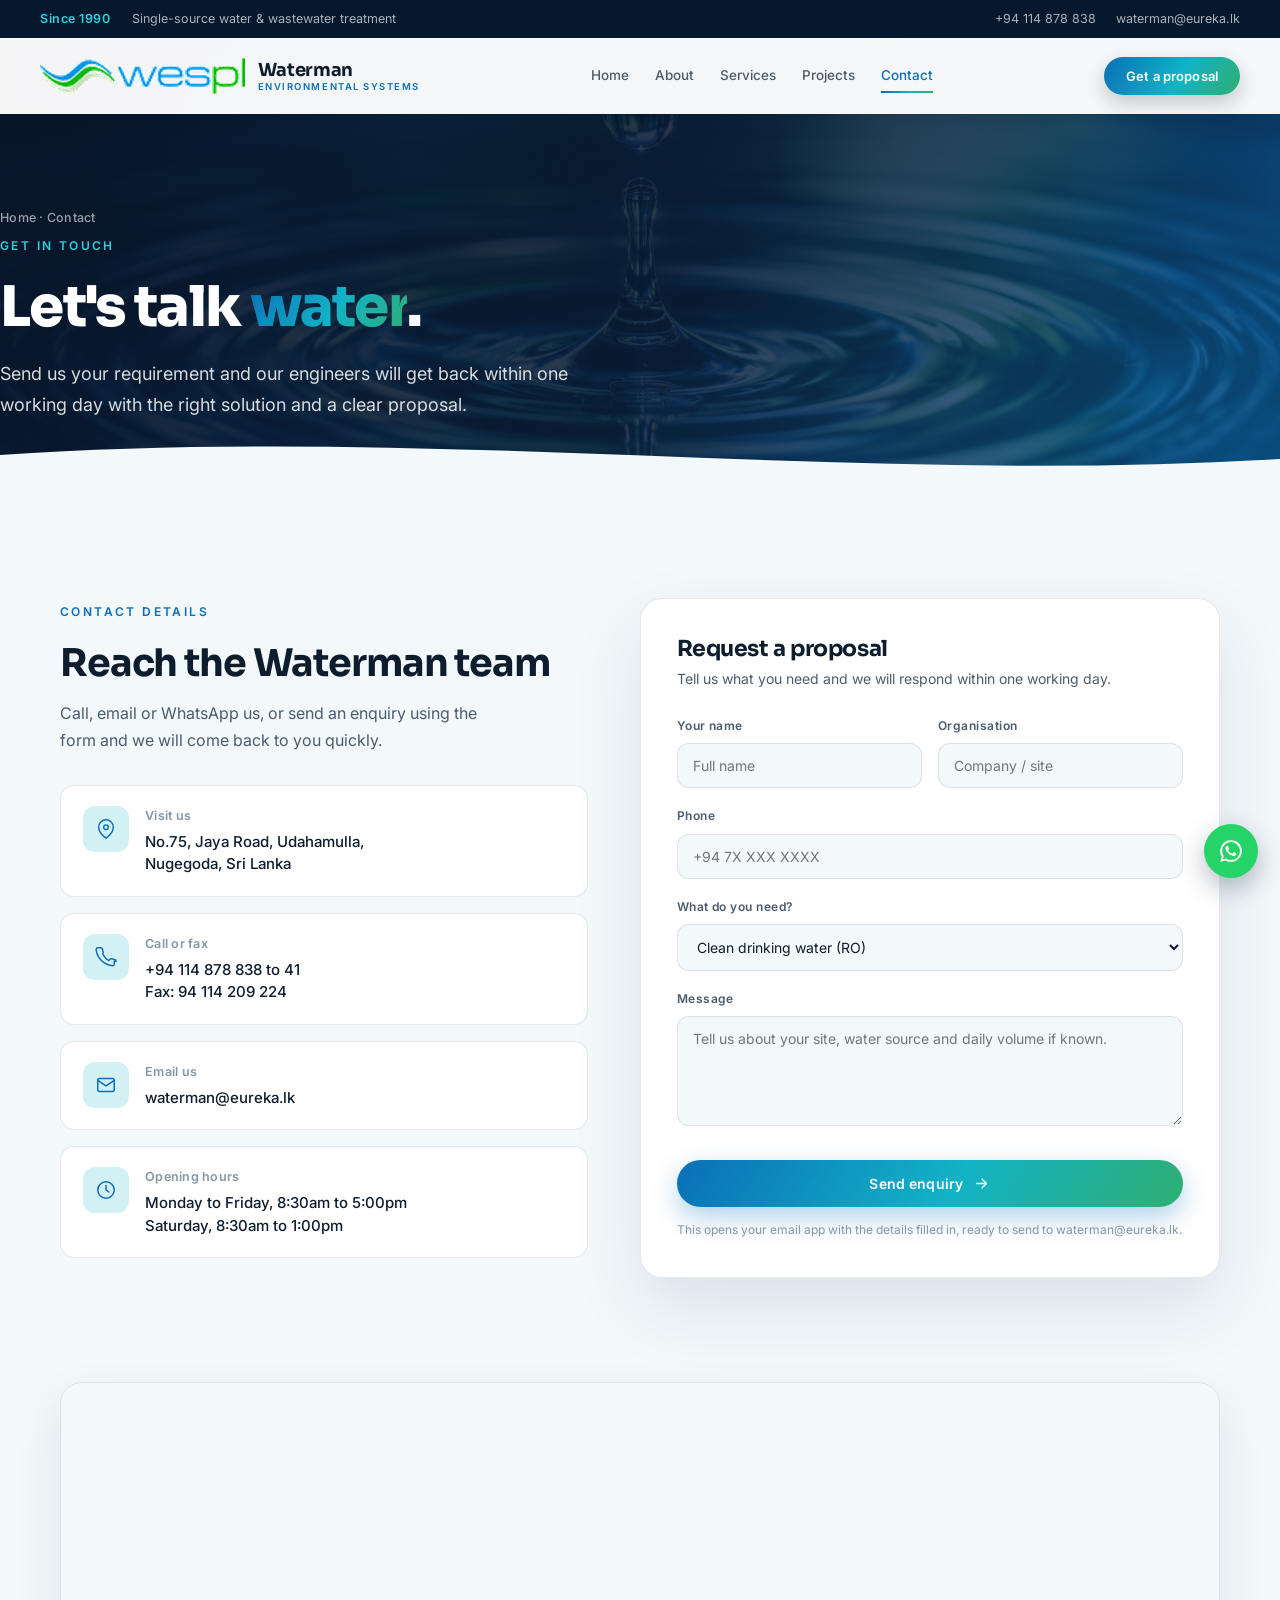
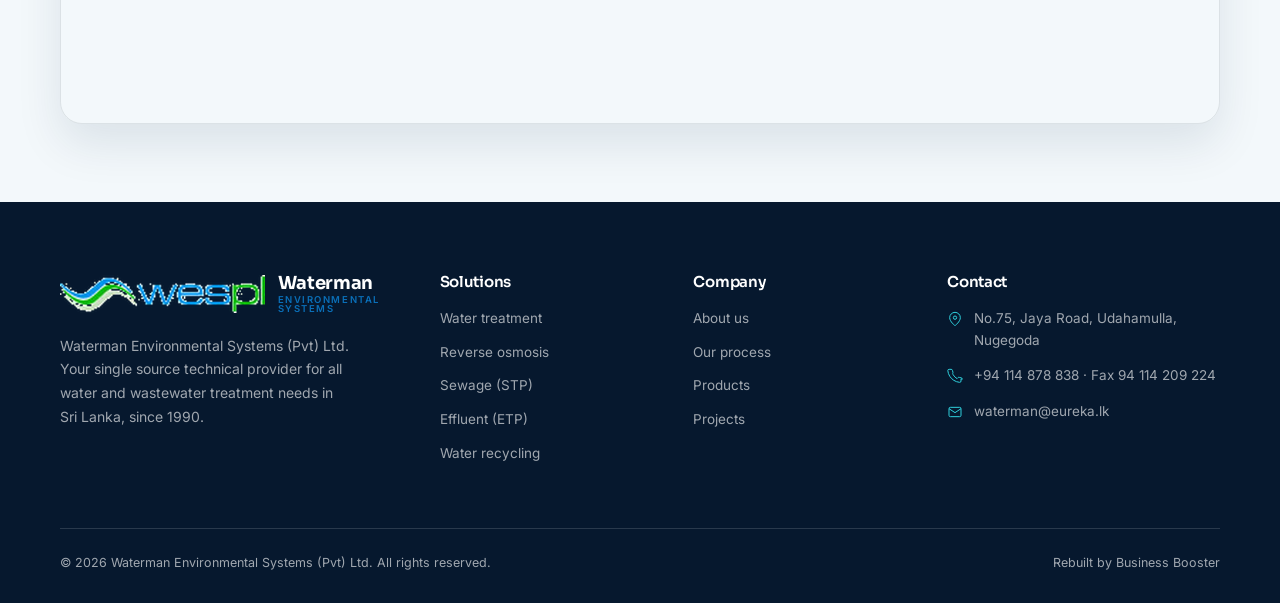
<file: contact.html>
<!DOCTYPE html>
<html lang="en">
<head>
<meta charset="UTF-8">
<meta name="viewport" content="width=device-width, initial-scale=1, viewport-fit=cover">
<title>Contact · Waterman Environmental Systems · Nugegoda, Sri Lanka</title>
<meta name="description" content="Contact Waterman Environmental Systems (WESPL). No.75, Jaya Road, Udahamulla, Nugegoda. Tel +94 114 878 838. waterman@eureka.lk. Request a proposal for water and wastewater treatment.">
<meta name="theme-color" content="#0a2440">
<meta name="robots" content="index,follow">
<link rel="canonical" href="https://businessboosterlk.github.io/waterman/contact.html">
<link rel="icon" type="image/png" href="assets/logo.png">
<meta property="og:type" content="website">
<meta property="og:title" content="Contact · Waterman Environmental Systems · Nugegoda, Sri Lanka">
<meta property="og:description" content="Contact Waterman Environmental Systems (WESPL). No.75, Jaya Road, Udahamulla, Nugegoda. Tel +94 114 878 838. waterman@eureka.lk. Request a proposal for water and wastewater treatment.">
<meta property="og:url" content="https://businessboosterlk.github.io/waterman/contact.html">
<meta property="og:image" content="https://businessboosterlk.github.io/waterman/assets/hero.jpg">
<meta name="twitter:card" content="summary_large_image">
<script type="application/ld+json">
{"@context":"https://schema.org","@type":"BreadcrumbList","itemListElement":[
 {"@type":"ListItem","position":1,"name":"Home","item":"https://businessboosterlk.github.io/waterman/"},
 {"@type":"ListItem","position":2,"name":"Contact","item":"https://businessboosterlk.github.io/waterman/contact.html"}]}
</script>
<link rel="preconnect" href="https://fonts.googleapis.com">
<link rel="preconnect" href="https://fonts.gstatic.com" crossorigin>
<link href="https://fonts.googleapis.com/css2?family=Sora:wght@400;500;600;700;800&family=Inter:wght@400;450;500;600&display=swap" rel="stylesheet">
<link rel="stylesheet" href="assets/styles.css">
</head>
<body>

<div class="progress" id="progress"></div>

<div class="topbar">
  <div class="wrap">
    <div class="l"><span class="pill">Since 1990</span><span>Single-source water &amp; wastewater treatment</span></div>
    <div class="r"><a href="tel:+94114878838">+94 114 878 838</a><a href="mailto:waterman@eureka.lk">waterman@eureka.lk</a></div>
  </div>
</div>

<header class="header" id="header">
  <div class="wrap nav">
    <a href="index.html" class="brand">
      <span class="logo"><img src="assets/logo.png" alt="WESPL · Waterman Environmental Systems"></span>
      <span class="bt">Waterman<small>ENVIRONMENTAL SYSTEMS</small></span>
    </a>
    <nav class="nav-links">
      <a href="index.html">Home</a>
      <a href="about.html">About</a>
      <a href="services.html">Services</a>
      <a href="projects.html">Projects</a>
      <a href="contact.html" class="active">Contact</a>
    </nav>
    <button class="btn btn-primary" onclick="requestProposal('General enquiry')"><span>Get a proposal</span></button>
    <button class="hamb" id="hamb" aria-label="Menu"><svg viewBox="0 0 24 24" fill="none" stroke="currentColor" stroke-width="1.8" stroke-linecap="round"><path d="M3 6h18M3 12h18M3 18h18"/></svg></button>
  </div>
</header>

<!-- PAGE HERO -->
<section class="phero">
  <img class="phero-bg" src="assets/cta.jpg" alt="Clean water">
  <div class="phero-ov"></div>
  <div class="wrap phero-in">
    <div class="crumb"><a href="index.html">Home</a> · Contact</div>
    <span class="eyebrow" data-rv>Get in touch</span>
    <h1 data-rv style="transition-delay:.08s">Let's talk <span class="g">water</span>.</h1>
    <p data-rv style="transition-delay:.16s">Send us your requirement and our engineers will get back within one working day with the right solution and a clear proposal.</p>
  </div>
  <div class="phero-waves"><svg viewBox="0 0 1440 90" preserveAspectRatio="none"><path fill="var(--bg)" d="M0,50 C240,20 480,80 720,54 C960,28 1200,74 1440,44 L1440,90 L0,90 Z"/></svg></div>
</section>

<!-- CONTACT -->
<section class="sect">
  <div class="wrap contact-grid">
    <div class="cinfo">
      <span class="eyebrow" data-rv>Contact details</span>
      <h2 data-rv style="transition-delay:.08s">Reach the Waterman team</h2>
      <p data-rv style="transition-delay:.14s">Call, email or WhatsApp us, or send an enquiry using the form and we will come back to you quickly.</p>
      <div class="cinfo-list">
        <div class="cline" data-rv>
          <div class="ic"><svg viewBox="0 0 24 24" fill="none" stroke="currentColor" stroke-width="1.6" stroke-linecap="round" stroke-linejoin="round"><path d="M20 10c0 6-8 12-8 12s-8-6-8-12a8 8 0 0 1 16 0z"/><circle cx="12" cy="10" r="2.5"/></svg></div>
          <div><div class="ct">Visit us</div><div class="cv">No.75, Jaya Road, Udahamulla,<br>Nugegoda, Sri Lanka</div></div>
        </div>
        <div class="cline" data-rv style="transition-delay:.06s">
          <div class="ic"><svg viewBox="0 0 24 24" fill="none" stroke="currentColor" stroke-width="1.6" stroke-linecap="round" stroke-linejoin="round"><path d="M21 16.5v3a2 2 0 0 1-2.2 2 19.8 19.8 0 0 1-8.6-3 19.5 19.5 0 0 1-6-6 19.8 19.8 0 0 1-3-8.6A2 2 0 0 1 3.2 2h3a2 2 0 0 1 2 1.7c.13.96.36 1.9.7 2.8a2 2 0 0 1-.45 2.1L9.1 9.9a16 16 0 0 0 6 6l1.3-1.35a2 2 0 0 1 2.1-.45c.9.34 1.84.57 2.8.7a2 2 0 0 1 1.7 2z"/></svg></div>
          <div><div class="ct">Call or fax</div><div class="cv"><a href="tel:+94114878838">+94 114 878 838</a> to 41<br>Fax: 94 114 209 224</div></div>
        </div>
        <div class="cline" data-rv style="transition-delay:.12s">
          <div class="ic"><svg viewBox="0 0 24 24" fill="none" stroke="currentColor" stroke-width="1.6" stroke-linecap="round" stroke-linejoin="round"><rect x="3" y="5" width="18" height="14" rx="2"/><path d="m3 7 9 6 9-6"/></svg></div>
          <div><div class="ct">Email us</div><div class="cv"><a href="mailto:waterman@eureka.lk">waterman@eureka.lk</a></div></div>
        </div>
        <div class="cline" data-rv style="transition-delay:.18s">
          <div class="ic"><svg viewBox="0 0 24 24" fill="none" stroke="currentColor" stroke-width="1.6" stroke-linecap="round" stroke-linejoin="round"><circle cx="12" cy="12" r="9"/><path d="M12 7v5l3 2"/></svg></div>
          <div><div class="ct">Opening hours</div><div class="cv">Monday to Friday, 8:30am to 5:00pm<br>Saturday, 8:30am to 1:00pm</div></div>
        </div>
      </div>
    </div>

    <form class="cform" data-rv onsubmit="return submitEnquiry(event)">
      <h3>Request a proposal</h3>
      <p class="fsub">Tell us what you need and we will respond within one working day.</p>
      <div class="field-row">
        <div class="field"><label for="name">Your name</label><input id="name" name="name" type="text" required placeholder="Full name"></div>
        <div class="field"><label for="org">Organisation</label><input id="org" name="org" type="text" placeholder="Company / site"></div>
      </div>
      <div class="field"><label for="phone">Phone</label><input id="phone" name="phone" type="tel" required placeholder="+94 7X XXX XXXX"></div>
      <div class="field"><label for="need">What do you need?</label>
        <select id="need" name="need">
          <option>Clean drinking water (RO)</option>
          <option>Water softening</option>
          <option>High-purity / demineralized water</option>
          <option>Sewage treatment (STP)</option>
          <option>Effluent treatment (ETP)</option>
          <option>Water recycling &amp; reuse</option>
          <option>Laboratory water testing</option>
          <option>Service / maintenance contract</option>
          <option>General enquiry</option>
        </select>
      </div>
      <div class="field"><label for="message">Message</label><textarea id="message" name="message" placeholder="Tell us about your site, water source and daily volume if known."></textarea></div>
      <button type="submit" class="btn btn-primary"><span>Send enquiry</span><svg viewBox="0 0 24 24" fill="none" stroke="currentColor" stroke-width="2" stroke-linecap="round" stroke-linejoin="round"><path d="M5 12h14M13 6l6 6-6 6"/></svg></button>
      <p class="fnote">This opens your email app with the details filled in, ready to send to waterman@eureka.lk.</p>
    </form>
  </div>
</section>

<!-- MAP -->
<section class="sect-sm" style="padding-top:0">
  <div class="wrap">
    <div class="map" data-rv>
      <iframe title="Waterman Environmental Systems location" loading="lazy" referrerpolicy="no-referrer-when-downgrade" src="https://www.google.com/maps?q=Jaya%20Road%2C%20Udahamulla%2C%20Nugegoda%2C%20Sri%20Lanka&output=embed"></iframe>
    </div>
  </div>
</section>

<footer>
  <div class="wrap">
    <div class="foot-grid">
      <div class="foot-brand">
        <a href="index.html" class="brand"><span class="logo"><img src="assets/logo.png" alt="WESPL · Waterman Environmental Systems"></span><span class="bt">Waterman<small>ENVIRONMENTAL SYSTEMS</small></span></a>
        <p>Waterman Environmental Systems (Pvt) Ltd. Your single source technical provider for all water and wastewater treatment needs in Sri Lanka, since 1990.</p>
      </div>
      <div class="foot-col"><h4>Solutions</h4><a href="services.html">Water treatment</a><a href="services.html">Reverse osmosis</a><a href="services.html">Sewage (STP)</a><a href="services.html">Effluent (ETP)</a><a href="services.html">Water recycling</a></div>
      <div class="foot-col"><h4>Company</h4><a href="about.html">About us</a><a href="about.html">Our process</a><a href="services.html">Products</a><a href="projects.html">Projects</a></div>
      <div class="foot-col foot-contact"><h4>Contact</h4>
        <div><svg viewBox="0 0 24 24" fill="none" stroke="currentColor" stroke-width="1.5"><path d="M20 10c0 6-8 12-8 12s-8-6-8-12a8 8 0 0 1 16 0z"/><circle cx="12" cy="10" r="2.5"/></svg>No.75, Jaya Road, Udahamulla, Nugegoda</div>
        <div><svg viewBox="0 0 24 24" fill="none" stroke="currentColor" stroke-width="1.5"><path d="M21 16.5v3a2 2 0 0 1-2.2 2 19.8 19.8 0 0 1-8.6-3 19.5 19.5 0 0 1-6-6 19.8 19.8 0 0 1-3-8.6A2 2 0 0 1 3.2 2h3a2 2 0 0 1 2 1.7c.13.96.36 1.9.7 2.8a2 2 0 0 1-.45 2.1L9.1 9.9a16 16 0 0 0 6 6l1.3-1.35a2 2 0 0 1 2.1-.45c.9.34 1.84.57 2.8.7a2 2 0 0 1 1.7 2z"/></svg>+94 114 878 838 · Fax 94 114 209 224</div>
        <div><svg viewBox="0 0 24 24" fill="none" stroke="currentColor" stroke-width="1.5"><rect x="3" y="5" width="18" height="14" rx="2"/><path d="m3 7 9 6 9-6"/></svg>waterman@eureka.lk</div>
      </div>
    </div>
    <div class="foot-bot"><span>© 2026 Waterman Environmental Systems (Pvt) Ltd. All rights reserved.</span><span>Rebuilt by Business Booster</span></div>
  </div>
</footer>

<div class="fab">
  <a class="wa" href="https://wa.me/94114878838?text=Hello%20Waterman%2C%20I%20would%20like%20to%20request%20a%20proposal." target="_blank" rel="noopener" aria-label="Chat on WhatsApp"><svg viewBox="0 0 24 24" fill="currentColor"><path d="M12 2a10 10 0 0 0-8.6 15.07L2 22l5.06-1.33A10 10 0 1 0 12 2zm0 18.2a8.19 8.19 0 0 1-4.18-1.14l-.3-.18-3 .79.8-2.92-.2-.31A8.2 8.2 0 1 1 12 20.2zm4.5-6.14c-.25-.12-1.47-.72-1.7-.8-.23-.09-.4-.13-.56.12-.16.25-.64.8-.79.97-.14.16-.29.18-.54.06-.25-.12-1.05-.39-2-1.23-.74-.66-1.24-1.48-1.38-1.73-.14-.25-.02-.38.11-.5.11-.11.25-.29.37-.44.12-.15.16-.25.25-.42.08-.16.04-.31-.02-.43-.06-.12-.56-1.35-.77-1.85-.2-.48-.4-.42-.56-.43h-.48c-.16 0-.43.06-.65.31-.22.25-.86.84-.86 2.05 0 1.21.88 2.38 1 2.54.12.16 1.73 2.64 4.19 3.7.59.26 1.04.41 1.4.52.59.19 1.12.16 1.54.1.47-.07 1.47-.6 1.68-1.18.21-.58.21-1.08.14-1.18-.06-.1-.22-.16-.47-.28z"/></svg></a>
</div>

<div class="mscrim" id="mscrim" onclick="closeMenu()"></div>
<aside class="mmenu" id="mmenu">
  <button class="mx" onclick="closeMenu()" aria-label="Close"><svg viewBox="0 0 24 24" fill="none" stroke="currentColor" stroke-width="1.6" stroke-linecap="round"><path d="M6 6l12 12M18 6L6 18"/></svg></button>
  <a href="index.html" class="brand"><span class="logo"><img src="assets/logo.png" alt="WESPL · Waterman Environmental Systems"></span><span class="bt">Waterman<small>ENVIRONMENTAL SYSTEMS</small></span></a>
  <a class="ml" href="index.html">Home</a>
  <a class="ml" href="about.html">About</a>
  <a class="ml" href="services.html">Services</a>
  <a class="ml" href="projects.html">Projects</a>
  <a class="ml active" href="contact.html">Contact</a>
  <button class="btn btn-primary" onclick="closeMenu();requestProposal('General enquiry')"><span>Get a proposal</span></button>
</aside>

<script src="assets/app.js"></script>
</body>
</html>
</file>
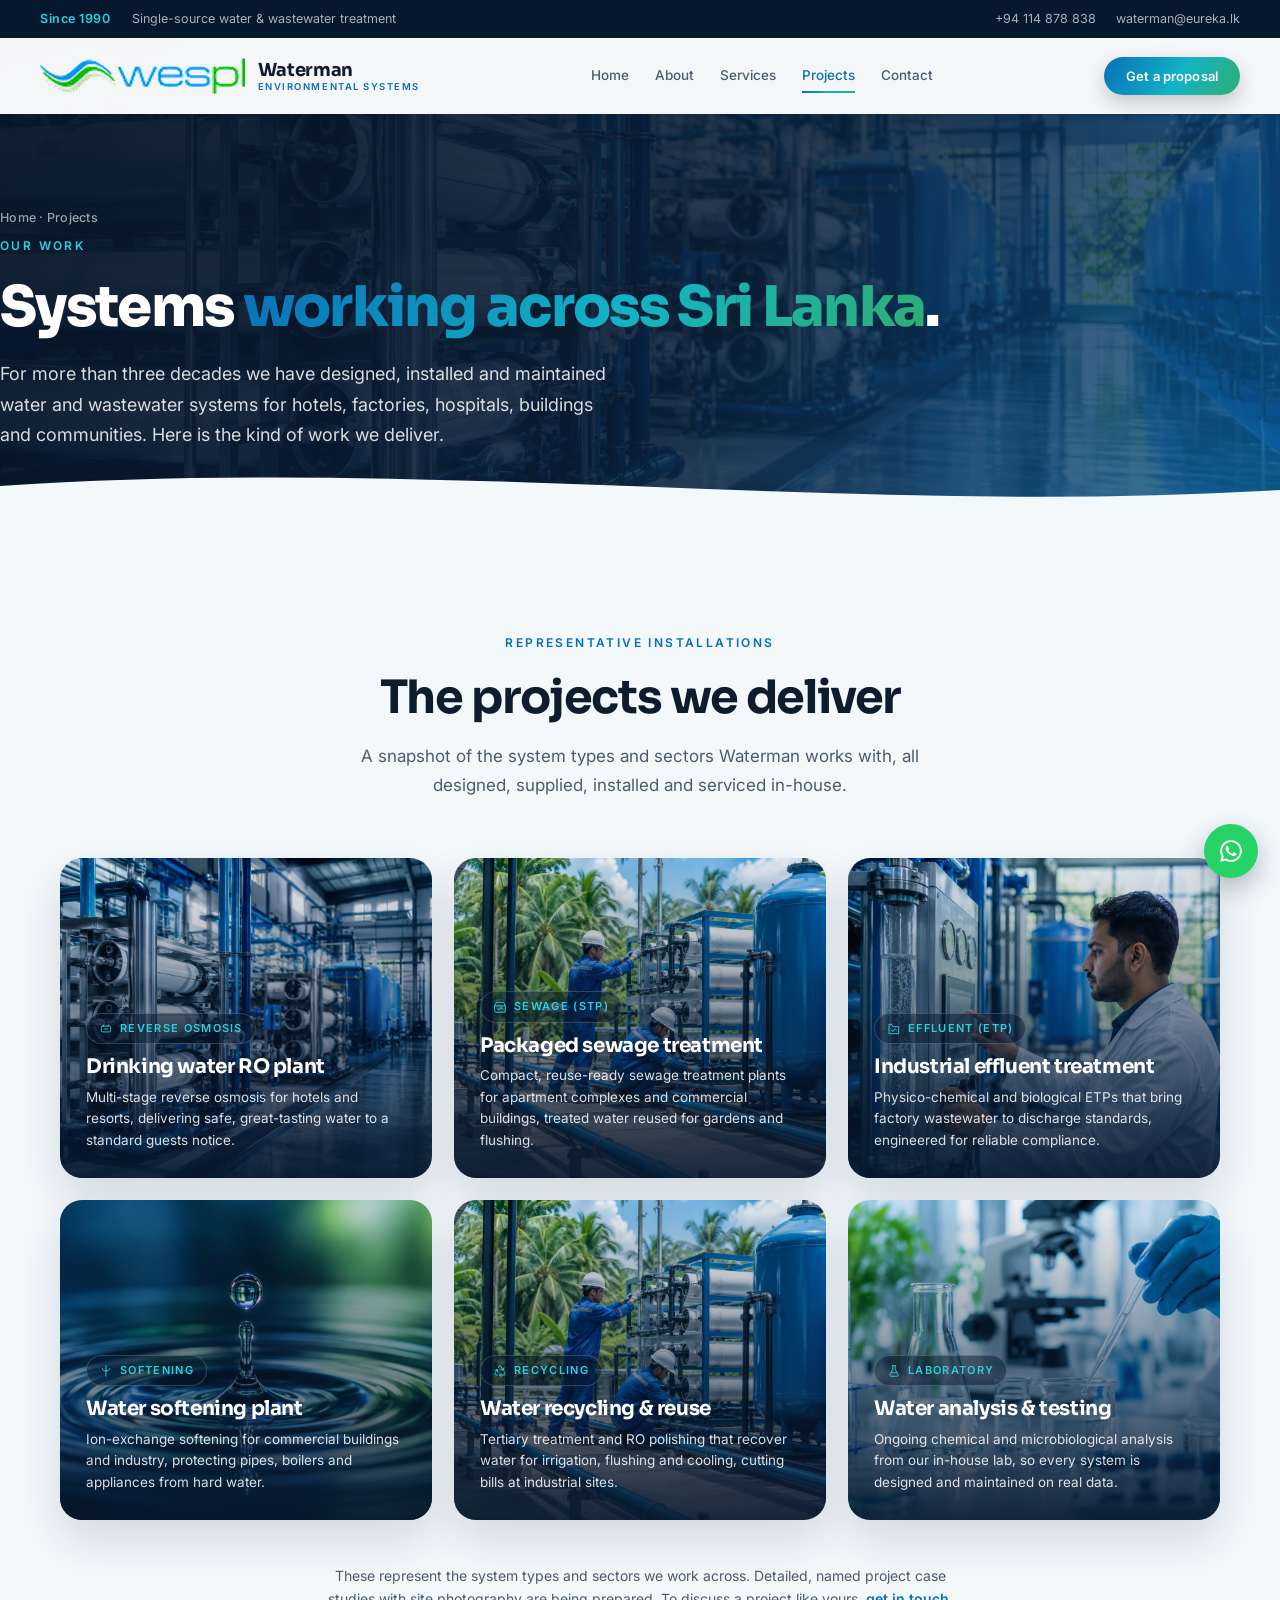
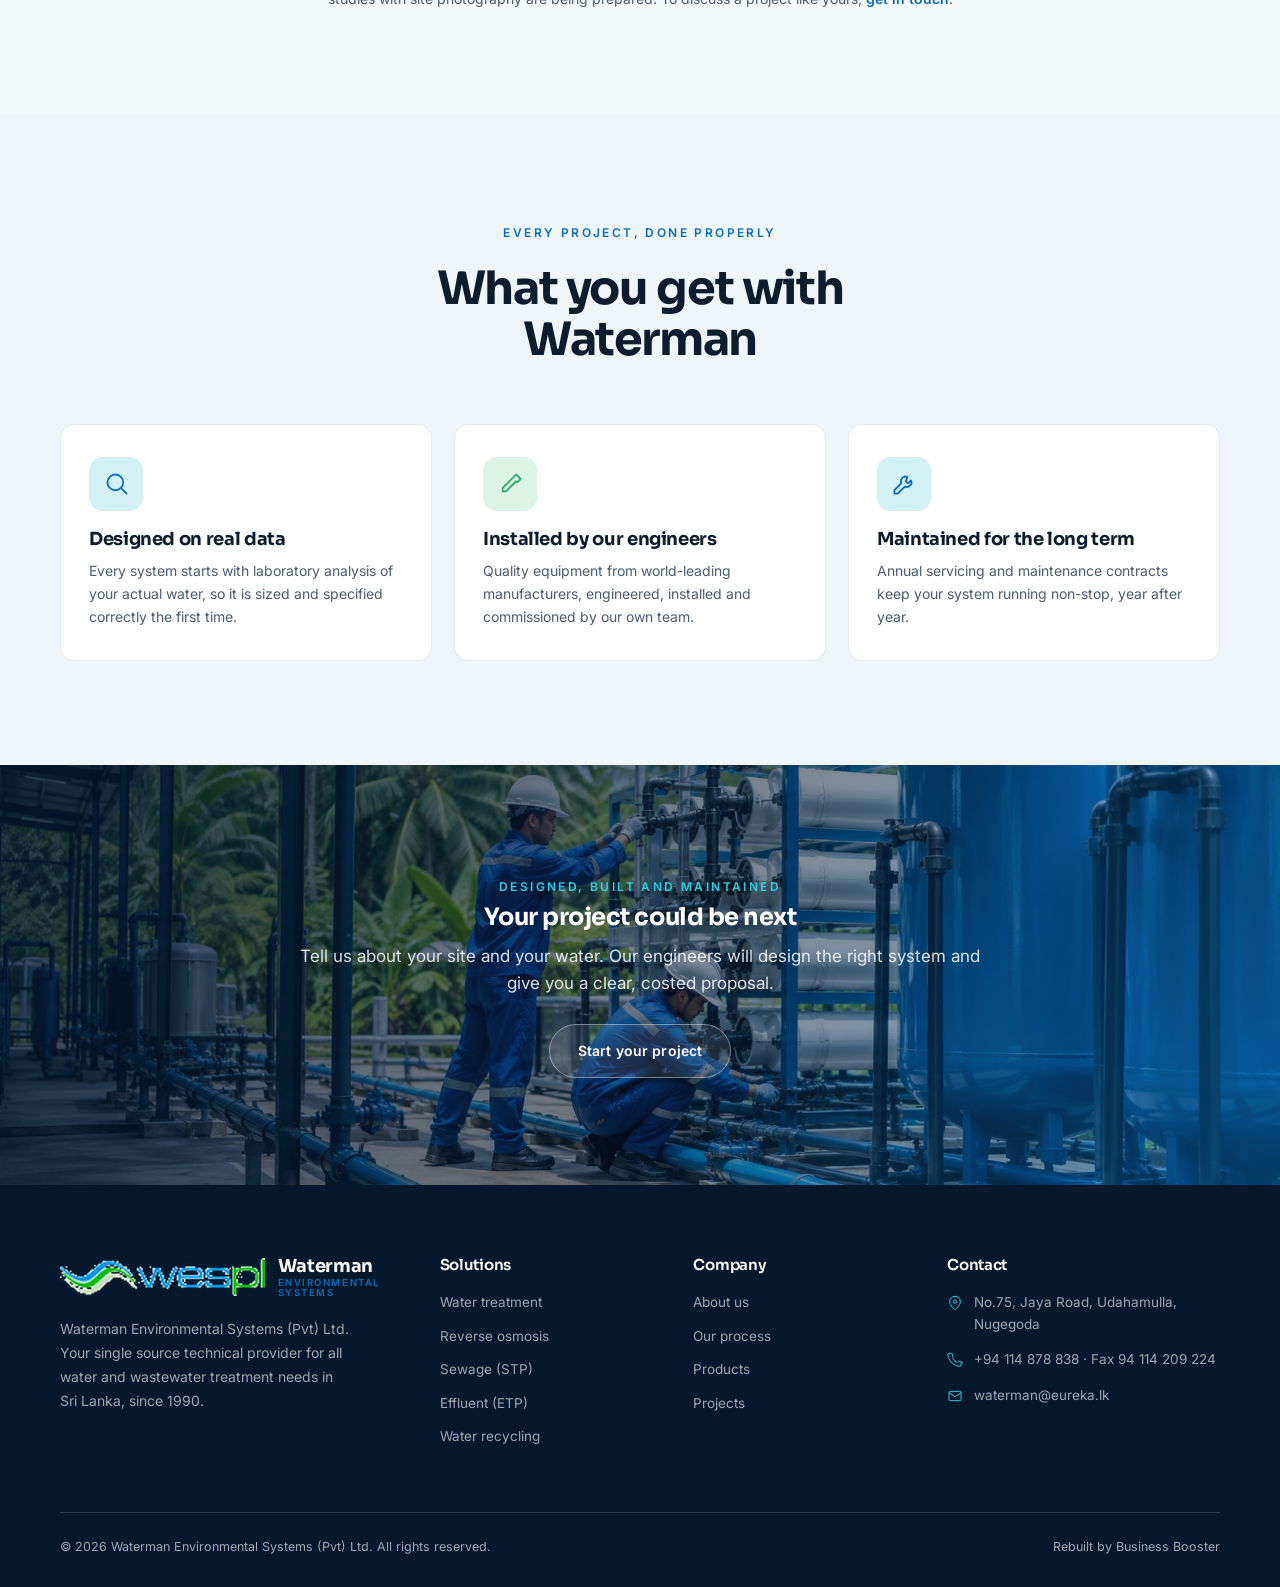
<file: projects.html>
<!DOCTYPE html>
<html lang="en">
<head>
<meta charset="UTF-8">
<meta name="viewport" content="width=device-width, initial-scale=1, viewport-fit=cover">
<title>Projects · Waterman Environmental Systems · Water Treatment Sri Lanka</title>
<meta name="description" content="The kind of water and wastewater treatment systems Waterman designs, installs and maintains across Sri Lanka: RO plants, sewage (STP) and effluent (ETP) treatment, softening, recycling and laboratory analysis.">
<meta name="theme-color" content="#0a2440">
<meta name="robots" content="index,follow">
<link rel="canonical" href="https://businessboosterlk.github.io/waterman/projects.html">
<link rel="icon" type="image/png" href="assets/logo.png">
<meta property="og:type" content="website">
<meta property="og:title" content="Projects · Waterman Environmental Systems · Water Treatment Sri Lanka">
<meta property="og:description" content="The kind of water and wastewater treatment systems Waterman designs, installs and maintains across Sri Lanka: RO plants, sewage (STP) and effluent (ETP) treatment, softening, recycling and laboratory analysis.">
<meta property="og:url" content="https://businessboosterlk.github.io/waterman/projects.html">
<meta property="og:image" content="https://businessboosterlk.github.io/waterman/assets/hero.jpg">
<meta name="twitter:card" content="summary_large_image">
<script type="application/ld+json">
{"@context":"https://schema.org","@type":"BreadcrumbList","itemListElement":[
 {"@type":"ListItem","position":1,"name":"Home","item":"https://businessboosterlk.github.io/waterman/"},
 {"@type":"ListItem","position":2,"name":"Projects","item":"https://businessboosterlk.github.io/waterman/projects.html"}]}
</script>
<link rel="preconnect" href="https://fonts.googleapis.com">
<link rel="preconnect" href="https://fonts.gstatic.com" crossorigin>
<link href="https://fonts.googleapis.com/css2?family=Sora:wght@400;500;600;700;800&family=Inter:wght@400;450;500;600&display=swap" rel="stylesheet">
<link rel="stylesheet" href="assets/styles.css">
</head>
<body>

<div class="progress" id="progress"></div>

<div class="topbar">
  <div class="wrap">
    <div class="l"><span class="pill">Since 1990</span><span>Single-source water &amp; wastewater treatment</span></div>
    <div class="r"><a href="tel:+94114878838">+94 114 878 838</a><a href="mailto:waterman@eureka.lk">waterman@eureka.lk</a></div>
  </div>
</div>

<header class="header" id="header">
  <div class="wrap nav">
    <a href="index.html" class="brand">
      <span class="logo"><img src="assets/logo.png" alt="WESPL · Waterman Environmental Systems"></span>
      <span class="bt">Waterman<small>ENVIRONMENTAL SYSTEMS</small></span>
    </a>
    <nav class="nav-links">
      <a href="index.html">Home</a>
      <a href="about.html">About</a>
      <a href="services.html">Services</a>
      <a href="projects.html" class="active">Projects</a>
      <a href="contact.html">Contact</a>
    </nav>
    <button class="btn btn-primary" onclick="requestProposal('General enquiry')"><span>Get a proposal</span></button>
    <button class="hamb" id="hamb" aria-label="Menu"><svg viewBox="0 0 24 24" fill="none" stroke="currentColor" stroke-width="1.8" stroke-linecap="round"><path d="M3 6h18M3 12h18M3 18h18"/></svg></button>
  </div>
</header>

<!-- PAGE HERO -->
<section class="phero">
  <img class="phero-bg" src="assets/hero.jpg" alt="Waterman water treatment plant">
  <div class="phero-ov"></div>
  <div class="wrap phero-in">
    <div class="crumb"><a href="index.html">Home</a> · Projects</div>
    <span class="eyebrow" data-rv>Our work</span>
    <h1 data-rv style="transition-delay:.08s">Systems <span class="g">working across Sri Lanka</span>.</h1>
    <p data-rv style="transition-delay:.16s">For more than three decades we have designed, installed and maintained water and wastewater systems for hotels, factories, hospitals, buildings and communities. Here is the kind of work we deliver.</p>
  </div>
  <div class="phero-waves"><svg viewBox="0 0 1440 90" preserveAspectRatio="none"><path fill="var(--bg)" d="M0,50 C240,20 480,80 720,54 C960,28 1200,74 1440,44 L1440,90 L0,90 Z"/></svg></div>
</section>

<!-- PROJECTS -->
<section class="sect">
  <div class="wrap sect-head">
    <span class="eyebrow center" data-rv>Representative installations</span>
    <h2 data-rv style="transition-delay:.08s">The projects we deliver</h2>
    <p data-rv style="transition-delay:.16s">A snapshot of the system types and sectors Waterman works with, all designed, supplied, installed and serviced in-house.</p>
  </div>
  <div class="wrap proj-grid">
    <div class="proj" data-rv>
      <img src="assets/hero.jpg" alt="Reverse osmosis drinking water plant">
      <div class="pscrim"></div>
      <div class="pbody">
        <span class="ptag"><svg viewBox="0 0 24 24" fill="none" stroke="currentColor" stroke-width="1.6" stroke-linecap="round" stroke-linejoin="round"><rect x="4" y="7" width="16" height="10" rx="2"/><path d="M8 7V5M16 7V5M9 12h6"/></svg>Reverse Osmosis</span>
        <h3>Drinking water RO plant</h3>
        <p>Multi-stage reverse osmosis for hotels and resorts, delivering safe, great-tasting water to a standard guests notice.</p>
      </div>
    </div>
    <div class="proj" data-rv style="transition-delay:.06s">
      <img src="assets/install.jpg" alt="Sewage treatment plant installation">
      <div class="pscrim"></div>
      <div class="pbody">
        <span class="ptag"><svg viewBox="0 0 24 24" fill="none" stroke="currentColor" stroke-width="1.6" stroke-linecap="round" stroke-linejoin="round"><path d="M3 10h18v9a2 2 0 0 1-2 2H5a2 2 0 0 1-2-2z"/><path d="M3 10l3-6h12l3 6M8 15a2 2 0 0 0 4 0 2 2 0 0 1 4 0"/></svg>Sewage (STP)</span>
        <h3>Packaged sewage treatment</h3>
        <p>Compact, reuse-ready sewage treatment plants for apartment complexes and commercial buildings, treated water reused for gardens and flushing.</p>
      </div>
    </div>
    <div class="proj" data-rv style="transition-delay:.12s">
      <img src="assets/about.jpg" alt="Effluent treatment plant control">
      <div class="pscrim"></div>
      <div class="pbody">
        <span class="ptag"><svg viewBox="0 0 24 24" fill="none" stroke="currentColor" stroke-width="1.6" stroke-linecap="round" stroke-linejoin="round"><path d="M4 4h4l2 4h10v12H4z"/><path d="M8 14a2 2 0 0 0 4 0 2 2 0 0 1 4 0"/></svg>Effluent (ETP)</span>
        <h3>Industrial effluent treatment</h3>
        <p>Physico-chemical and biological ETPs that bring factory wastewater to discharge standards, engineered for reliable compliance.</p>
      </div>
    </div>
    <div class="proj" data-rv>
      <img src="assets/cta.jpg" alt="Water softening system">
      <div class="pscrim"></div>
      <div class="pbody">
        <span class="ptag"><svg viewBox="0 0 24 24" fill="none" stroke="currentColor" stroke-width="1.6" stroke-linecap="round" stroke-linejoin="round"><path d="M12 3v18M6 8c0 3 2.5 4 6 4M18 8c0 3-2.5 4-6 4"/></svg>Softening</span>
        <h3>Water softening plant</h3>
        <p>Ion-exchange softening for commercial buildings and industry, protecting pipes, boilers and appliances from hard water.</p>
      </div>
    </div>
    <div class="proj" data-rv style="transition-delay:.06s">
      <img src="assets/install.jpg" alt="Water recycling system">
      <div class="pscrim"></div>
      <div class="pbody">
        <span class="ptag"><svg viewBox="0 0 24 24" fill="none" stroke="currentColor" stroke-width="1.6" stroke-linecap="round" stroke-linejoin="round"><path d="M7 19H4.815a1.83 1.83 0 0 1-1.57-.881 1.785 1.785 0 0 1-.004-1.784L7.196 9.5"/><path d="M11 19h8.203a1.83 1.83 0 0 0 1.556-.89 1.784 1.784 0 0 0 0-1.775l-1.226-2.12"/><path d="m14 16-3 3 3 3"/><path d="M8.293 13.596 7.196 9.5 3.1 10.598"/><path d="m9.344 5.811 1.093-1.892A1.83 1.83 0 0 1 11.985 3a1.784 1.784 0 0 1 1.546.888l3.943 6.843"/><path d="m13.378 9.633 4.096 1.098 1.097-4.096"/></svg>Recycling</span>
        <h3>Water recycling &amp; reuse</h3>
        <p>Tertiary treatment and RO polishing that recover water for irrigation, flushing and cooling, cutting bills at industrial sites.</p>
      </div>
    </div>
    <div class="proj" data-rv style="transition-delay:.12s">
      <img src="assets/lab.jpg" alt="Analytical water laboratory">
      <div class="pscrim"></div>
      <div class="pbody">
        <span class="ptag"><svg viewBox="0 0 24 24" fill="none" stroke="currentColor" stroke-width="1.6" stroke-linecap="round" stroke-linejoin="round"><path d="M9 3h6M10 3v6l-5 9a2 2 0 0 0 1.8 3h10.4a2 2 0 0 0 1.8-3l-5-9V3"/><path d="M7.5 15h9"/></svg>Laboratory</span>
        <h3>Water analysis &amp; testing</h3>
        <p>Ongoing chemical and microbiological analysis from our in-house lab, so every system is designed and maintained on real data.</p>
      </div>
    </div>
  </div>
  <p class="proj-note">These represent the system types and sectors we work across. Detailed, named project case studies with site photography are being prepared. To discuss a project like yours, <a href="contact.html" style="color:var(--blue);font-weight:600">get in touch</a>.</p>
</section>

<!-- WHAT EVERY PROJECT INCLUDES -->
<section class="sect" style="background:var(--mist-2)">
  <div class="wrap sect-head">
    <span class="eyebrow center" data-rv>Every project, done properly</span>
    <h2 data-rv style="transition-delay:.08s">What you get with Waterman</h2>
  </div>
  <div class="wrap cap-grid">
    <div class="cap" data-rv>
      <div class="ic"><svg viewBox="0 0 24 24" fill="none" stroke="currentColor" stroke-width="1.6" stroke-linecap="round" stroke-linejoin="round"><circle cx="11" cy="11" r="7"/><path d="m21 21-4.3-4.3"/></svg></div>
      <h3>Designed on real data</h3>
      <p>Every system starts with laboratory analysis of your actual water, so it is sized and specified correctly the first time.</p>
    </div>
    <div class="cap" data-rv style="transition-delay:.08s">
      <div class="ic"><svg viewBox="0 0 24 24" fill="none" stroke="currentColor" stroke-width="1.6" stroke-linecap="round" stroke-linejoin="round"><path d="M14 7l3-3 4 4-3 3M14 7l-9 9v3h3l9-9M14 7l-3 3"/></svg></div>
      <h3>Installed by our engineers</h3>
      <p>Quality equipment from world-leading manufacturers, engineered, installed and commissioned by our own team.</p>
    </div>
    <div class="cap" data-rv style="transition-delay:.16s">
      <div class="ic"><svg viewBox="0 0 24 24" fill="none" stroke="currentColor" stroke-width="1.6" stroke-linecap="round" stroke-linejoin="round"><path d="M14.7 6.3a4 4 0 0 0-5.4 5.4L3 18v3h3l6.3-6.3a4 4 0 0 0 5.4-5.4l-2.6 2.6-2-2z"/></svg></div>
      <h3>Maintained for the long term</h3>
      <p>Annual servicing and maintenance contracts keep your system running non-stop, year after year.</p>
    </div>
  </div>
</section>

<!-- INSTALL BAND -->
<section class="showband">
  <img src="assets/install.jpg" alt="Waterman engineers installing a water treatment system" loading="lazy">
  <div class="sb-scrim"></div>
  <div class="sb-in">
    <span class="eyebrow center" data-rv>Designed, built and maintained</span>
    <h2 data-rv style="transition-delay:.08s">Your project could be next</h2>
    <p data-rv style="transition-delay:.14s">Tell us about your site and your water. Our engineers will design the right system and give you a clear, costed proposal.</p>
    <div class="hero-cta" style="justify-content:center;margin-top:26px" data-rv>
      <a href="contact.html" class="btn btn-light"><span>Start your project</span></a>
    </div>
  </div>
</section>

<footer>
  <div class="wrap">
    <div class="foot-grid">
      <div class="foot-brand">
        <a href="index.html" class="brand"><span class="logo"><img src="assets/logo.png" alt="WESPL · Waterman Environmental Systems"></span><span class="bt">Waterman<small>ENVIRONMENTAL SYSTEMS</small></span></a>
        <p>Waterman Environmental Systems (Pvt) Ltd. Your single source technical provider for all water and wastewater treatment needs in Sri Lanka, since 1990.</p>
      </div>
      <div class="foot-col"><h4>Solutions</h4><a href="services.html">Water treatment</a><a href="services.html">Reverse osmosis</a><a href="services.html">Sewage (STP)</a><a href="services.html">Effluent (ETP)</a><a href="services.html">Water recycling</a></div>
      <div class="foot-col"><h4>Company</h4><a href="about.html">About us</a><a href="about.html">Our process</a><a href="services.html">Products</a><a href="projects.html">Projects</a></div>
      <div class="foot-col foot-contact"><h4>Contact</h4>
        <div><svg viewBox="0 0 24 24" fill="none" stroke="currentColor" stroke-width="1.5"><path d="M20 10c0 6-8 12-8 12s-8-6-8-12a8 8 0 0 1 16 0z"/><circle cx="12" cy="10" r="2.5"/></svg>No.75, Jaya Road, Udahamulla, Nugegoda</div>
        <div><svg viewBox="0 0 24 24" fill="none" stroke="currentColor" stroke-width="1.5"><path d="M21 16.5v3a2 2 0 0 1-2.2 2 19.8 19.8 0 0 1-8.6-3 19.5 19.5 0 0 1-6-6 19.8 19.8 0 0 1-3-8.6A2 2 0 0 1 3.2 2h3a2 2 0 0 1 2 1.7c.13.96.36 1.9.7 2.8a2 2 0 0 1-.45 2.1L9.1 9.9a16 16 0 0 0 6 6l1.3-1.35a2 2 0 0 1 2.1-.45c.9.34 1.84.57 2.8.7a2 2 0 0 1 1.7 2z"/></svg>+94 114 878 838 · Fax 94 114 209 224</div>
        <div><svg viewBox="0 0 24 24" fill="none" stroke="currentColor" stroke-width="1.5"><rect x="3" y="5" width="18" height="14" rx="2"/><path d="m3 7 9 6 9-6"/></svg>waterman@eureka.lk</div>
      </div>
    </div>
    <div class="foot-bot"><span>© 2026 Waterman Environmental Systems (Pvt) Ltd. All rights reserved.</span><span>Rebuilt by Business Booster</span></div>
  </div>
</footer>

<div class="fab">
  <a class="wa" href="https://wa.me/94114878838?text=Hello%20Waterman%2C%20I%20would%20like%20to%20discuss%20a%20project%20for%20my%20site." target="_blank" rel="noopener" aria-label="Chat on WhatsApp"><svg viewBox="0 0 24 24" fill="currentColor"><path d="M12 2a10 10 0 0 0-8.6 15.07L2 22l5.06-1.33A10 10 0 1 0 12 2zm0 18.2a8.19 8.19 0 0 1-4.18-1.14l-.3-.18-3 .79.8-2.92-.2-.31A8.2 8.2 0 1 1 12 20.2zm4.5-6.14c-.25-.12-1.47-.72-1.7-.8-.23-.09-.4-.13-.56.12-.16.25-.64.8-.79.97-.14.16-.29.18-.54.06-.25-.12-1.05-.39-2-1.23-.74-.66-1.24-1.48-1.38-1.73-.14-.25-.02-.38.11-.5.11-.11.25-.29.37-.44.12-.15.16-.25.25-.42.08-.16.04-.31-.02-.43-.06-.12-.56-1.35-.77-1.85-.2-.48-.4-.42-.56-.43h-.48c-.16 0-.43.06-.65.31-.22.25-.86.84-.86 2.05 0 1.21.88 2.38 1 2.54.12.16 1.73 2.64 4.19 3.7.59.26 1.04.41 1.4.52.59.19 1.12.16 1.54.1.47-.07 1.47-.6 1.68-1.18.21-.58.21-1.08.14-1.18-.06-.1-.22-.16-.47-.28z"/></svg></a>
</div>

<div class="mscrim" id="mscrim" onclick="closeMenu()"></div>
<aside class="mmenu" id="mmenu">
  <button class="mx" onclick="closeMenu()" aria-label="Close"><svg viewBox="0 0 24 24" fill="none" stroke="currentColor" stroke-width="1.6" stroke-linecap="round"><path d="M6 6l12 12M18 6L6 18"/></svg></button>
  <a href="index.html" class="brand"><span class="logo"><img src="assets/logo.png" alt="WESPL · Waterman Environmental Systems"></span><span class="bt">Waterman<small>ENVIRONMENTAL SYSTEMS</small></span></a>
  <a class="ml" href="index.html">Home</a>
  <a class="ml" href="about.html">About</a>
  <a class="ml" href="services.html">Services</a>
  <a class="ml active" href="projects.html">Projects</a>
  <a class="ml" href="contact.html">Contact</a>
  <button class="btn btn-primary" onclick="closeMenu();requestProposal('General enquiry')"><span>Get a proposal</span></button>
</aside>

<script src="assets/app.js"></script>
</body>
</html>
</file>
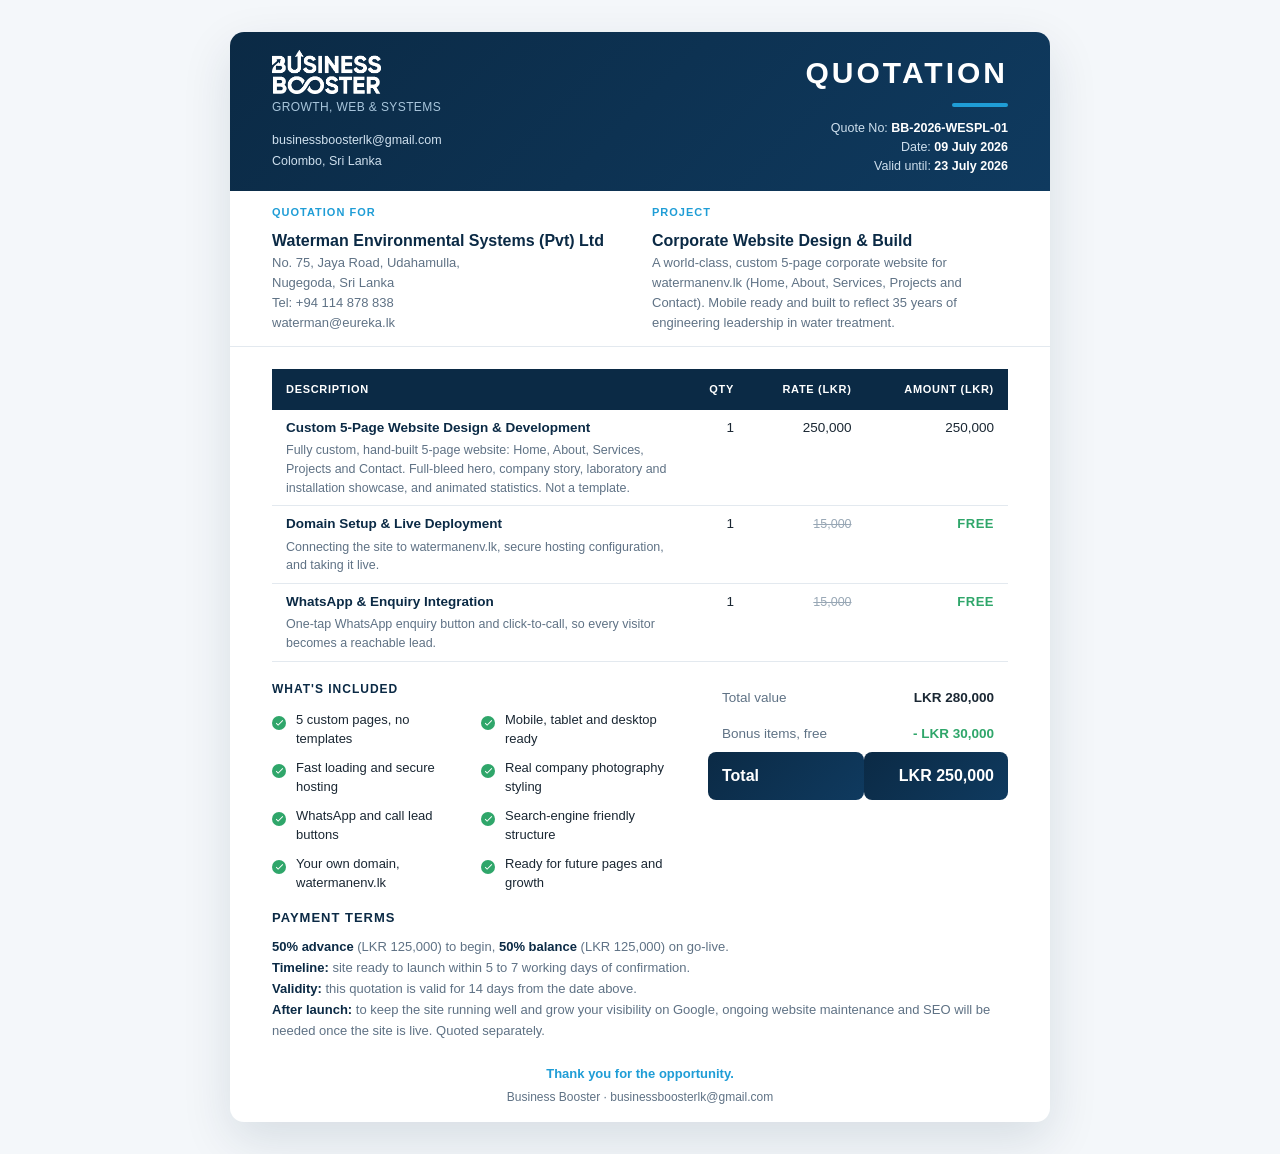
<file: quotation.html>
<!DOCTYPE html>
<html lang="en">
<head>
<meta charset="UTF-8">
<meta name="viewport" content="width=device-width, initial-scale=1.0">
<title>Quotation - Waterman Environmental Systems</title>
<style>
  :root{
    --navy:#0b2a45;
    --aqua:#1f9dd6;
    --green:#2fa66a;
    --ink:#1a2733;
    --muted:#5f7285;
    --line:#e3e9ef;
    --bg:#f4f7fa;
    --paper:#ffffff;
  }
  *{box-sizing:border-box;margin:0;padding:0;}
  body{
    font-family:-apple-system,BlinkMacSystemFont,"Segoe UI",Roboto,Helvetica,Arial,sans-serif;
    background:var(--bg);
    color:var(--ink);
    line-height:1.5;
    padding:32px 16px;
    -webkit-font-smoothing:antialiased;
  }
  .sheet{
    max-width:820px;
    margin:0 auto;
    background:var(--paper);
    border-radius:14px;
    overflow:hidden;
    box-shadow:0 18px 50px rgba(11,42,69,.12);
  }

  /* Header */
  .head{
    background:linear-gradient(135deg,var(--navy),#0f3a5f);
    color:#fff;
    padding:18px 42px 16px;
    display:flex;
    justify-content:space-between;
    align-items:flex-start;
    gap:24px;
  }
  .brand-logo{height:44px;width:auto;display:block;margin-bottom:2px;}
  .brand-name{font-size:22px;font-weight:800;letter-spacing:.3px;}
  .brand-tag{font-size:12px;color:#a9c6dc;margin-top:4px;letter-spacing:.4px;text-transform:uppercase;}
  .brand-meta{font-size:12.5px;color:#cfe0ee;margin-top:14px;line-height:1.7;}
  .doc-badge{text-align:right;}
  .doc-badge h1{font-size:30px;font-weight:800;letter-spacing:3px;}
  .doc-badge .accent{width:56px;height:4px;background:var(--aqua);border-radius:2px;margin:8px 0 12px auto;}
  .doc-badge .row{font-size:12.5px;color:#cfe0ee;}
  .doc-badge .row b{color:#fff;}

  /* Meta band */
  .meta{
    display:grid;
    grid-template-columns:1fr 1fr;
    gap:24px;
    padding:13px 42px;
    border-bottom:1px solid var(--line);
  }
  .meta h4{font-size:11px;text-transform:uppercase;letter-spacing:1px;color:var(--aqua);margin-bottom:8px;}
  .meta .client-name{font-size:16px;font-weight:700;color:var(--navy);}
  .meta p{font-size:13px;color:var(--muted);line-height:1.55;}

  /* Table */
  .body{padding:8px 42px 0;}
  table{width:100%;border-collapse:collapse;margin-top:14px;}
  thead th{
    background:var(--navy);
    color:#fff;
    font-size:11px;
    text-transform:uppercase;
    letter-spacing:.7px;
    text-align:left;
    padding:12px 14px;
  }
  thead th.num{text-align:right;}
  tbody td{
    padding:8px 14px;
    border-bottom:1px solid var(--line);
    font-size:13.5px;
    vertical-align:top;
  }
  tbody td.num{text-align:right;white-space:nowrap;}
  tbody .item-title{font-weight:700;color:var(--navy);}
  tbody .item-desc{font-size:12.5px;color:var(--muted);margin-top:3px;}
  .was{color:#98a7b5;text-decoration:line-through;font-size:12.5px;}
  .free{color:var(--green);font-weight:800;letter-spacing:.5px;font-size:13px;}

  /* Summary band: What's included (left) + totals (right) */
  .summary{display:flex;justify-content:space-between;align-items:flex-start;gap:40px;padding:18px 0 4px;}
  .incl-col{flex:1.25;}
  .incl-col h3{font-size:12px;text-transform:uppercase;letter-spacing:1px;color:var(--navy);margin-bottom:12px;}
  .incl-col .incl{gap:9px 22px;}

  /* Totals */
  .totals{display:flex;justify-content:flex-end;padding:0;flex-shrink:0;}
  .totals table{width:300px;margin:0;}
  .totals td{padding:8px 14px;border:none;font-size:13.5px;}
  .totals .lbl{color:var(--muted);}
  .totals .val{text-align:right;font-weight:600;white-space:nowrap;}
  .totals .grand td{padding-top:12px;padding-bottom:12px;}
  .totals .grand td{
    background:linear-gradient(135deg,var(--navy),#0f3a5f);
    color:#fff;
    font-size:16px;
    font-weight:800;
    border-radius:8px;
  }
  .totals .grand .val{color:#fff;}

  /* Scope / notes */
  .section{padding:11px 42px;}
  .section + .section{border-top:1px solid var(--line);}
  .section h3{font-size:13px;text-transform:uppercase;letter-spacing:1px;color:var(--navy);margin-bottom:10px;}
  .incl{list-style:none;display:grid;grid-template-columns:1fr 1fr;gap:7px 26px;}
  .incl li{font-size:13px;color:var(--ink);padding-left:24px;position:relative;}
  .incl li::before{
    content:"";position:absolute;left:0;top:6px;width:14px;height:14px;
    border-radius:50%;background:var(--green);
    background-image:url("data:image/svg+xml;utf8,<svg xmlns='http://www.w3.org/2000/svg' viewBox='0 0 24 24' fill='white'><path d='M9 16.2l-3.5-3.5L4 14.2l5 5 11-11-1.5-1.5z'/></svg>");
    background-size:11px;background-repeat:no-repeat;background-position:center;
  }
  .terms{font-size:13px;color:var(--muted);line-height:1.6;}
  .terms b{color:var(--navy);}

  /* Sign-off */
  .signoff{
    display:flex;justify-content:space-between;gap:40px;
    padding:30px 42px 8px;
  }
  .sign-block{flex:1;}
  .sign-line{border-top:1.5px solid var(--ink);margin-top:44px;padding-top:8px;font-size:12px;color:var(--muted);}

  .foot{
    text-align:center;
    padding:12px 42px 16px;
    font-size:12px;
    color:var(--muted);
  }
  .foot .thanks{color:var(--aqua);font-weight:700;font-size:13px;margin-bottom:4px;}

  @media print{
    html{zoom:0.87;}
    body{background:#fff;padding:0;}
    .sheet{box-shadow:none;border-radius:0;width:820px;max-width:820px;margin:0 auto;}
    @page{margin:8mm;}
  }
  @media (max-width:640px){
    .head{flex-direction:column;padding:26px 22px;}
    .doc-badge{text-align:left;}
    .doc-badge .accent{margin-left:0;}
    .meta,.section,.body,.signoff,.foot{padding-left:22px;padding-right:22px;}
    .meta{grid-template-columns:1fr;}
    .incl{grid-template-columns:1fr;}
    .signoff{flex-direction:column;}
  }
</style>
</head>
<body>
<div class="sheet">

  <!-- HEADER -->
  <div class="head">
    <div>
      <img class="brand-logo" src="assets/bb-logo.png" alt="Business Booster">
      <div class="brand-tag">Growth, Web &amp; Systems</div>
      <div class="brand-meta">
        businessboosterlk@gmail.com<br>
        Colombo, Sri Lanka
      </div>
    </div>
    <div class="doc-badge">
      <h1>QUOTATION</h1>
      <div class="accent"></div>
      <div class="row">Quote No: <b>BB-2026-WESPL-01</b></div>
      <div class="row">Date: <b>09 July 2026</b></div>
      <div class="row">Valid until: <b>23 July 2026</b></div>
    </div>
  </div>

  <!-- META -->
  <div class="meta">
    <div>
      <h4>Quotation For</h4>
      <div class="client-name">Waterman Environmental Systems (Pvt) Ltd</div>
      <p>
        No. 75, Jaya Road, Udahamulla,<br>
        Nugegoda, Sri Lanka<br>
        Tel: +94 114 878 838<br>
        waterman@eureka.lk
      </p>
    </div>
    <div>
      <h4>Project</h4>
      <div class="client-name">Corporate Website Design &amp; Build</div>
      <p>
        A world-class, custom 5-page corporate website for watermanenv.lk (Home, About, Services, Projects and Contact). Mobile ready and built to reflect 35 years of engineering leadership in water treatment.
      </p>
    </div>
  </div>

  <!-- LINE ITEMS -->
  <div class="body">
    <table>
      <thead>
        <tr>
          <th style="width:56%">Description</th>
          <th class="num">Qty</th>
          <th class="num">Rate (LKR)</th>
          <th class="num">Amount (LKR)</th>
        </tr>
      </thead>
      <tbody>
        <tr>
          <td>
            <div class="item-title">Custom 5-Page Website Design &amp; Development</div>
            <div class="item-desc">Fully custom, hand-built 5-page website: Home, About, Services, Projects and Contact. Full-bleed hero, company story, laboratory and installation showcase, and animated statistics. Not a template.</div>
          </td>
          <td class="num">1</td>
          <td class="num">250,000</td>
          <td class="num">250,000</td>
        </tr>
        <tr>
          <td>
            <div class="item-title">Domain Setup &amp; Live Deployment</div>
            <div class="item-desc">Connecting the site to watermanenv.lk, secure hosting configuration, and taking it live.</div>
          </td>
          <td class="num">1</td>
          <td class="num"><span class="was">15,000</span></td>
          <td class="num"><span class="free">FREE</span></td>
        </tr>
        <tr>
          <td>
            <div class="item-title">WhatsApp &amp; Enquiry Integration</div>
            <div class="item-desc">One-tap WhatsApp enquiry button and click-to-call, so every visitor becomes a reachable lead.</div>
          </td>
          <td class="num">1</td>
          <td class="num"><span class="was">15,000</span></td>
          <td class="num"><span class="free">FREE</span></td>
        </tr>
      </tbody>
    </table>

    <div class="summary">
      <div class="incl-col">
        <h3>What's Included</h3>
        <ul class="incl">
          <li>5 custom pages, no templates</li>
          <li>Mobile, tablet and desktop ready</li>
          <li>Fast loading and secure hosting</li>
          <li>Real company photography styling</li>
          <li>WhatsApp and call lead buttons</li>
          <li>Search-engine friendly structure</li>
          <li>Your own domain, watermanenv.lk</li>
          <li>Ready for future pages and growth</li>
        </ul>
      </div>
      <div class="totals">
        <table>
          <tr>
            <td class="lbl">Total value</td>
            <td class="val">LKR 280,000</td>
          </tr>
          <tr>
            <td class="lbl">Bonus items, free</td>
            <td class="val" style="color:var(--green)">- LKR 30,000</td>
          </tr>
          <tr class="grand">
            <td>Total</td>
            <td class="val">LKR 250,000</td>
          </tr>
        </table>
      </div>
    </div>
  </div>

  <!-- TERMS -->
  <div class="section">
    <h3>Payment Terms</h3>
    <p class="terms">
      <b>50% advance</b> (LKR 125,000) to begin, <b>50% balance</b> (LKR 125,000) on go-live.<br>
      <b>Timeline:</b> site ready to launch within 5 to 7 working days of confirmation.<br>
      <b>Validity:</b> this quotation is valid for 14 days from the date above.<br>
      <b>After launch:</b> to keep the site running well and grow your visibility on Google, ongoing website maintenance and SEO will be needed once the site is live. Quoted separately.
    </p>
  </div>

  <div class="foot">
    <div class="thanks">Thank you for the opportunity.</div>
    Business Booster · businessboosterlk@gmail.com
  </div>

</div>
</body>
</html>
</file>
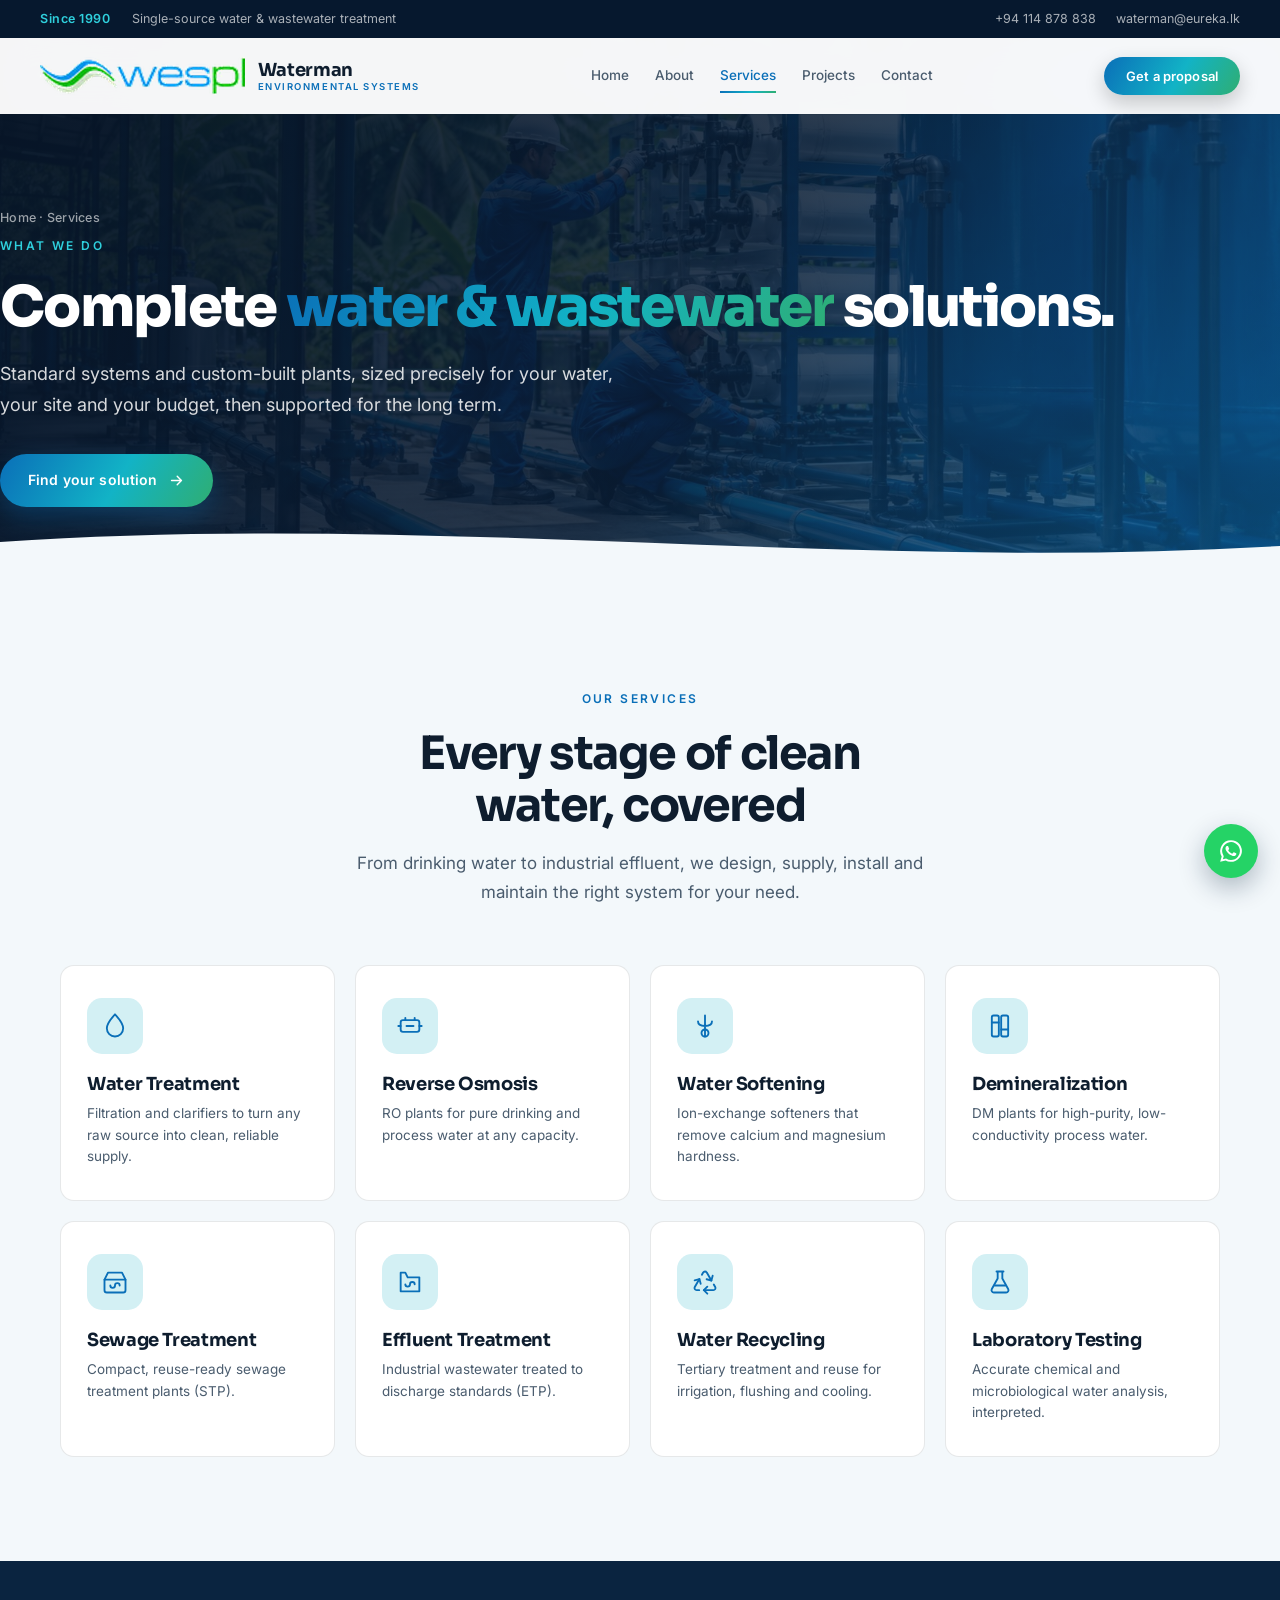
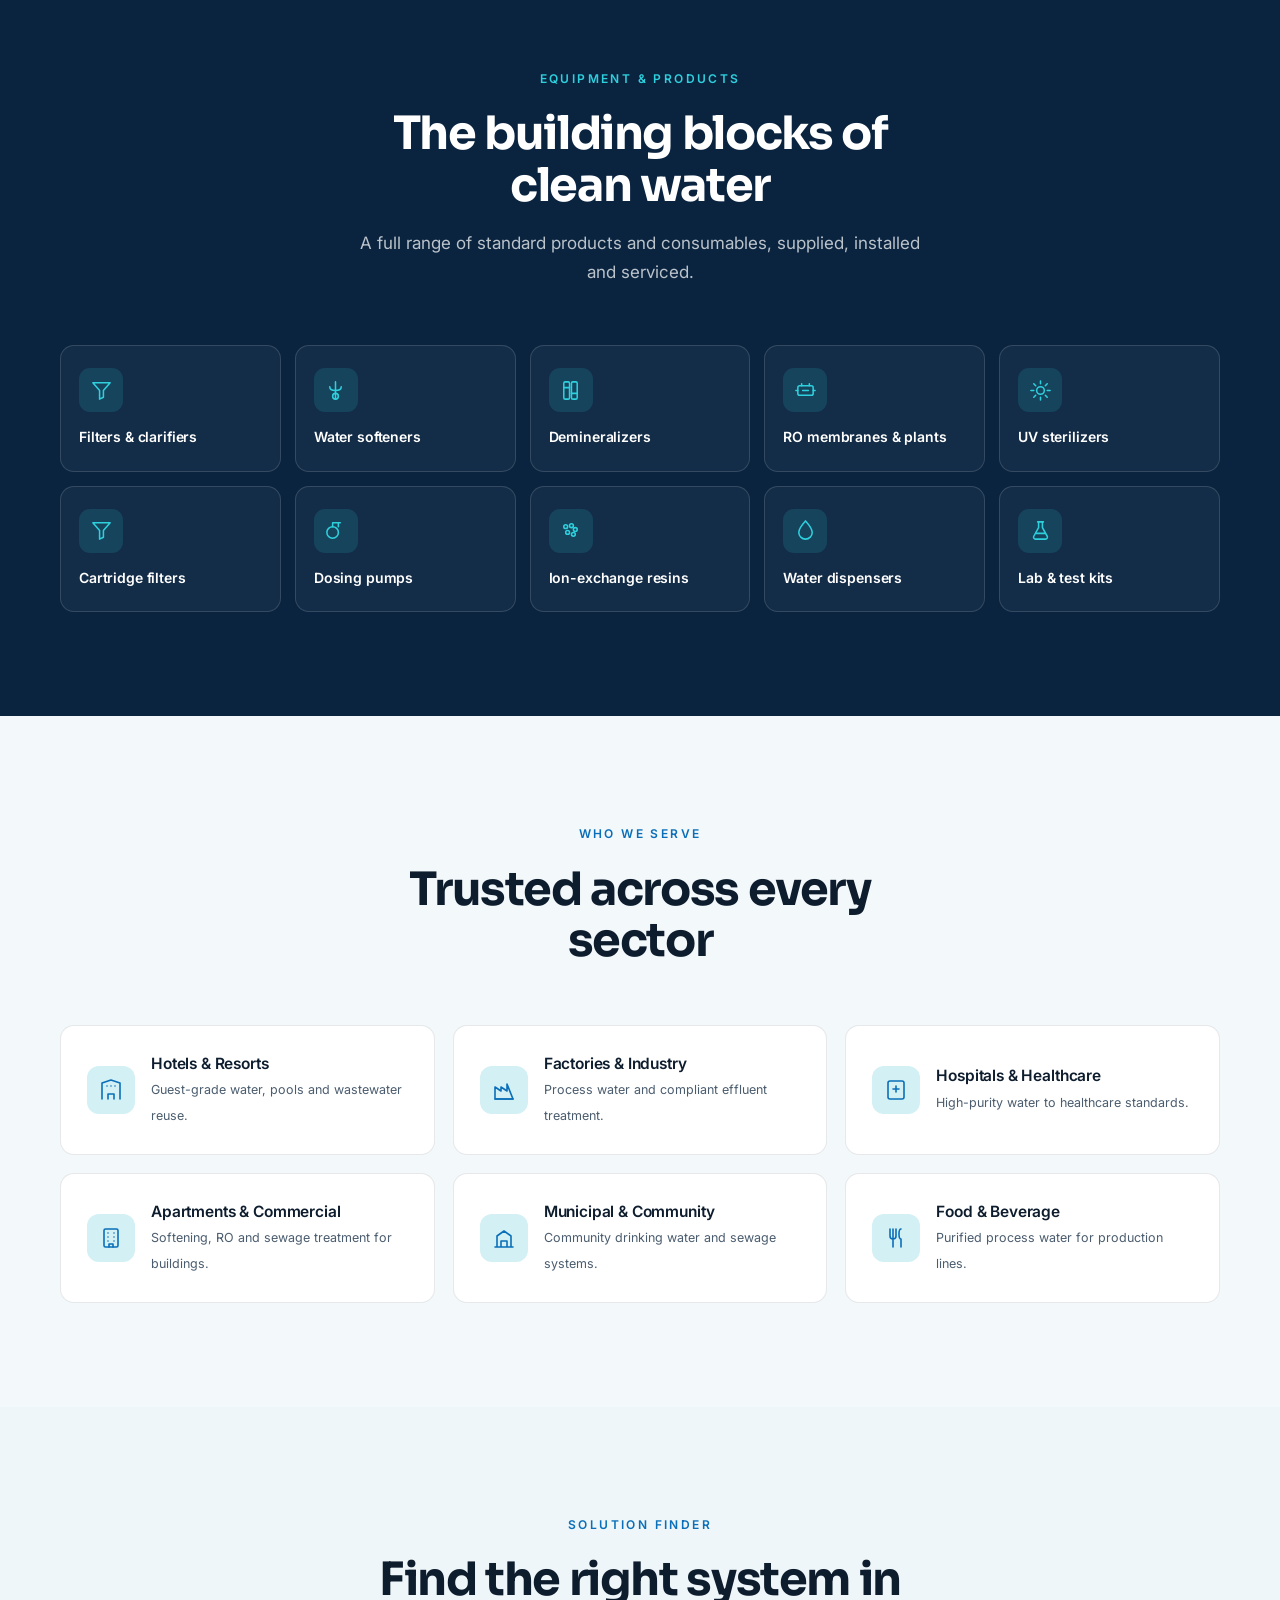
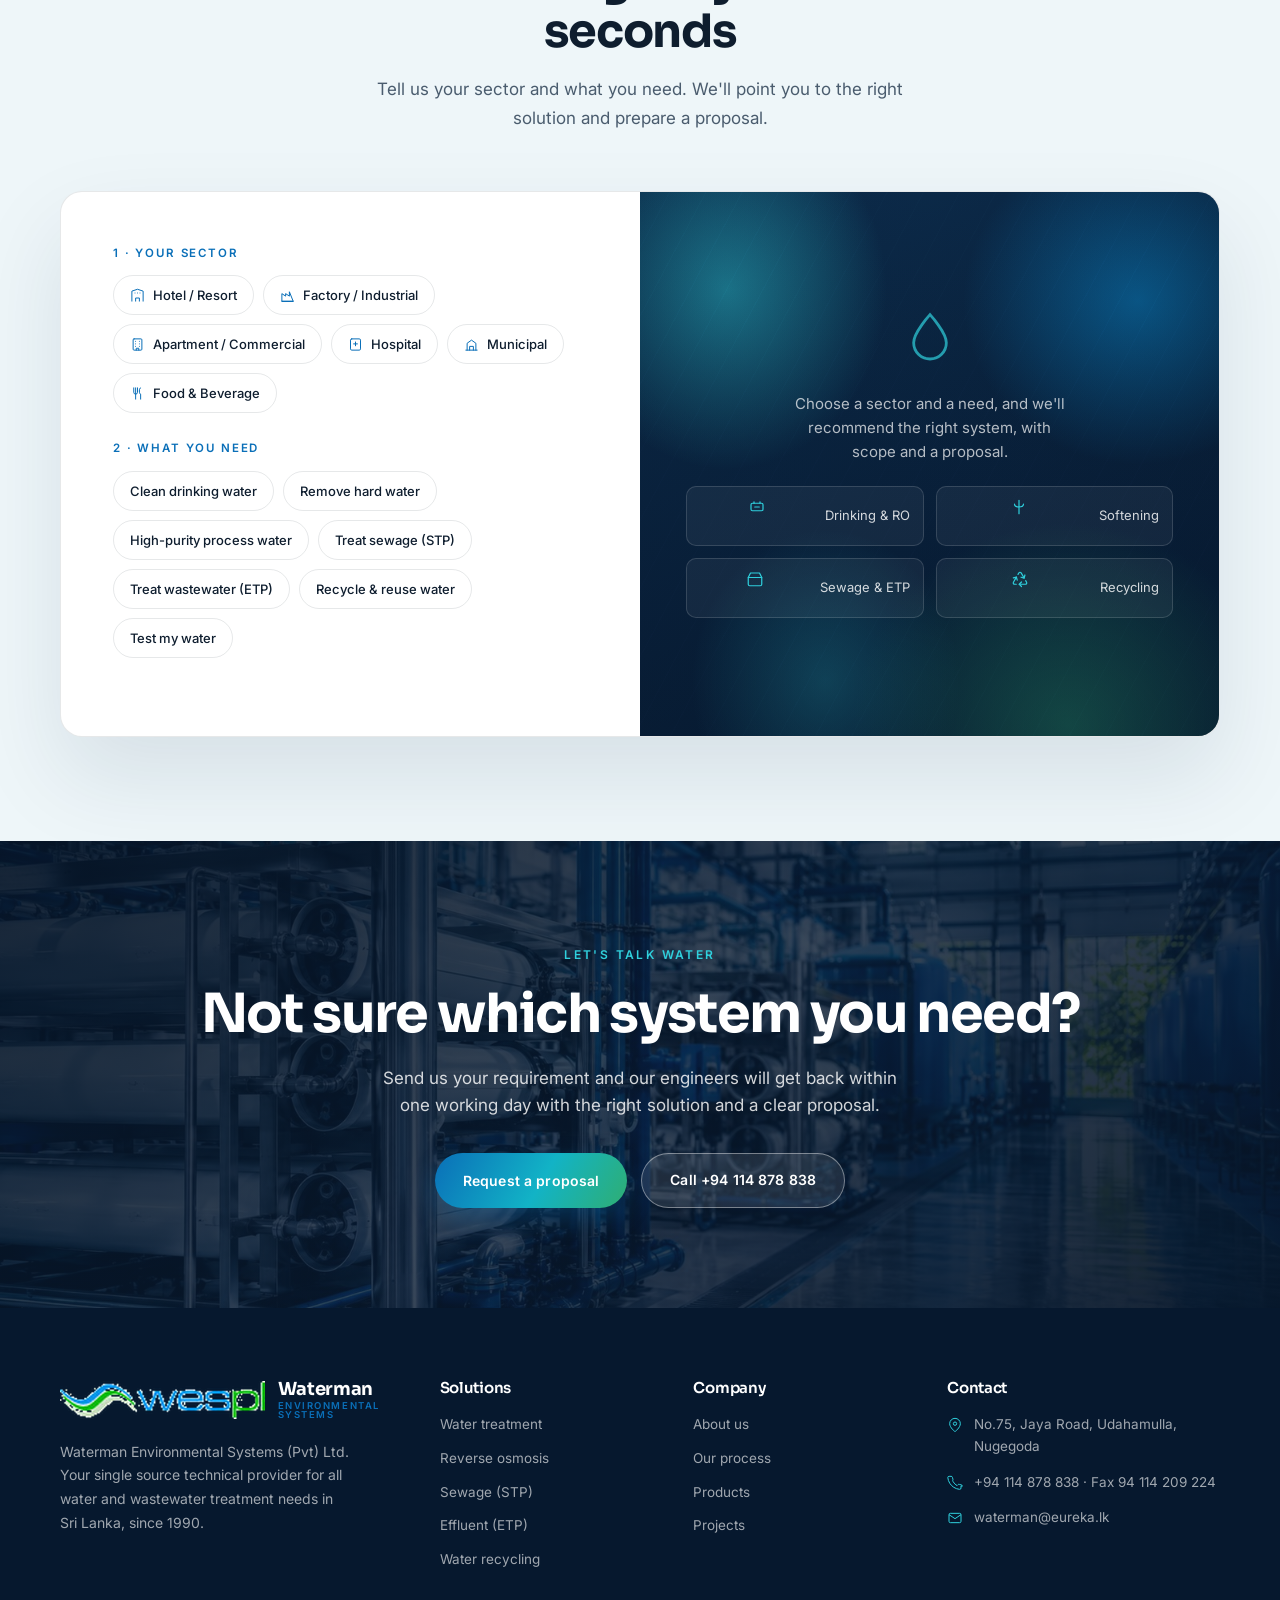
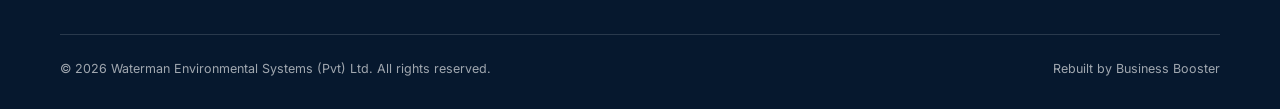
<file: services.html>
<!DOCTYPE html>
<html lang="en">
<head>
<meta charset="UTF-8">
<meta name="viewport" content="width=device-width, initial-scale=1, viewport-fit=cover">
<title>Services · Water & Wastewater Treatment · Waterman Environmental Systems</title>
<meta name="description" content="Complete water and wastewater treatment services from Waterman: reverse osmosis, water softening, demineralization, sewage (STP) and effluent (ETP) treatment, water recycling, equipment supply and laboratory testing.">
<meta name="theme-color" content="#0a2440">
<meta name="robots" content="index,follow">
<link rel="canonical" href="https://businessboosterlk.github.io/waterman/services.html">
<link rel="icon" type="image/png" href="assets/logo.png">
<meta property="og:type" content="website">
<meta property="og:title" content="Services · Water & Wastewater Treatment · Waterman Environmental Systems">
<meta property="og:description" content="Complete water and wastewater treatment services from Waterman: reverse osmosis, water softening, demineralization, sewage (STP) and effluent (ETP) treatment, water recycling, equipment supply and laboratory testing.">
<meta property="og:url" content="https://businessboosterlk.github.io/waterman/services.html">
<meta property="og:image" content="https://businessboosterlk.github.io/waterman/assets/hero.jpg">
<meta name="twitter:card" content="summary_large_image">
<script type="application/ld+json">
{"@context":"https://schema.org","@type":"BreadcrumbList","itemListElement":[
 {"@type":"ListItem","position":1,"name":"Home","item":"https://businessboosterlk.github.io/waterman/"},
 {"@type":"ListItem","position":2,"name":"Services","item":"https://businessboosterlk.github.io/waterman/services.html"}]}
</script>
<link rel="preconnect" href="https://fonts.googleapis.com">
<link rel="preconnect" href="https://fonts.gstatic.com" crossorigin>
<link href="https://fonts.googleapis.com/css2?family=Sora:wght@400;500;600;700;800&family=Inter:wght@400;450;500;600&display=swap" rel="stylesheet">
<link rel="stylesheet" href="assets/styles.css">
</head>
<body>

<div class="progress" id="progress"></div>

<div class="topbar">
  <div class="wrap">
    <div class="l"><span class="pill">Since 1990</span><span>Single-source water &amp; wastewater treatment</span></div>
    <div class="r"><a href="tel:+94114878838">+94 114 878 838</a><a href="mailto:waterman@eureka.lk">waterman@eureka.lk</a></div>
  </div>
</div>

<header class="header" id="header">
  <div class="wrap nav">
    <a href="index.html" class="brand">
      <span class="logo"><img src="assets/logo.png" alt="WESPL · Waterman Environmental Systems"></span>
      <span class="bt">Waterman<small>ENVIRONMENTAL SYSTEMS</small></span>
    </a>
    <nav class="nav-links">
      <a href="index.html">Home</a>
      <a href="about.html">About</a>
      <a href="services.html" class="active">Services</a>
      <a href="projects.html">Projects</a>
      <a href="contact.html">Contact</a>
    </nav>
    <button class="btn btn-primary" onclick="requestProposal('General enquiry')"><span>Get a proposal</span></button>
    <button class="hamb" id="hamb" aria-label="Menu"><svg viewBox="0 0 24 24" fill="none" stroke="currentColor" stroke-width="1.8" stroke-linecap="round"><path d="M3 6h18M3 12h18M3 18h18"/></svg></button>
  </div>
</header>

<!-- PAGE HERO -->
<section class="phero">
  <img class="phero-bg" src="assets/install.jpg" alt="Waterman water treatment installation">
  <div class="phero-ov"></div>
  <div class="wrap phero-in">
    <div class="crumb"><a href="index.html">Home</a> · Services</div>
    <span class="eyebrow" data-rv>What we do</span>
    <h1 data-rv style="transition-delay:.08s">Complete <span class="g">water &amp; wastewater</span> solutions.</h1>
    <p data-rv style="transition-delay:.16s">Standard systems and custom-built plants, sized precisely for your water, your site and your budget, then supported for the long term.</p>
    <div class="hero-cta" data-rv style="transition-delay:.24s">
      <a href="#finder" class="btn btn-primary"><span>Find your solution</span><svg viewBox="0 0 24 24" fill="none" stroke="currentColor" stroke-width="2" stroke-linecap="round" stroke-linejoin="round"><path d="M5 12h14M13 6l6 6-6 6"/></svg></a>
    </div>
  </div>
  <div class="phero-waves"><svg viewBox="0 0 1440 90" preserveAspectRatio="none"><path fill="var(--bg)" d="M0,50 C240,20 480,80 720,54 C960,28 1200,74 1440,44 L1440,90 L0,90 Z"/></svg></div>
</section>

<!-- SERVICES GRID -->
<section class="sect">
  <div class="wrap sect-head">
    <span class="eyebrow center" data-rv>Our services</span>
    <h2 data-rv style="transition-delay:.08s">Every stage of clean water, covered</h2>
    <p data-rv style="transition-delay:.16s">From drinking water to industrial effluent, we design, supply, install and maintain the right system for your need.</p>
  </div>
  <div class="wrap svc-grid" id="svcGrid"></div>
</section>

<!-- PRODUCTS -->
<section class="sect dark" id="products">
  <div class="wrap sect-head">
    <span class="eyebrow center" data-rv>Equipment &amp; products</span>
    <h2 data-rv style="transition-delay:.08s">The building blocks of clean water</h2>
    <p data-rv style="transition-delay:.16s">A full range of standard products and consumables, supplied, installed and serviced.</p>
  </div>
  <div class="wrap prod-grid" id="prodGrid" data-rv></div>
</section>

<!-- INDUSTRIES -->
<section class="sect">
  <div class="wrap sect-head">
    <span class="eyebrow center" data-rv>Who we serve</span>
    <h2 data-rv style="transition-delay:.08s">Trusted across every sector</h2>
  </div>
  <div class="wrap ind-grid" id="indGrid" data-rv></div>
</section>

<!-- FINDER -->
<section class="sect" id="finder" style="background:var(--mist-2)">
  <div class="wrap sect-head">
    <span class="eyebrow center" data-rv>Solution finder</span>
    <h2 data-rv style="transition-delay:.08s">Find the right system in seconds</h2>
    <p data-rv style="transition-delay:.16s">Tell us your sector and what you need. We'll point you to the right solution and prepare a proposal.</p>
  </div>
  <div class="wrap">
    <div class="finder-card" data-rv>
      <div class="finder-l">
        <div class="f-step"><div class="fl">1 · Your sector</div><div class="f-opts" id="fSector"></div></div>
        <div class="f-step"><div class="fl">2 · What you need</div><div class="f-opts" id="fNeed"></div></div>
      </div>
      <div class="finder-r watermesh" id="finderR">
        <div class="fr-empty">
          <svg viewBox="0 0 24 24" fill="none" stroke="currentColor" stroke-width="1.2"><path d="M12 2s7 7.6 7 12a7 7 0 0 1-14 0C5 9.6 12 2 12 2z"/></svg>
          <p>Choose a sector and a need, and we'll recommend the right system, with scope and a proposal.</p>
          <div class="fr-prev">
            <div><svg viewBox="0 0 24 24" fill="none" stroke="currentColor" stroke-width="1.6" stroke-linecap="round" stroke-linejoin="round"><rect x="4" y="7" width="16" height="10" rx="2"/><path d="M8 7V5M16 7V5M9 12h6"/></svg>Drinking &amp; RO</div>
            <div><svg viewBox="0 0 24 24" fill="none" stroke="currentColor" stroke-width="1.6" stroke-linecap="round" stroke-linejoin="round"><path d="M12 3v18M6 8c0 3 2.5 4 6 4M18 8c0 3-2.5 4-6 4"/></svg>Softening</div>
            <div><svg viewBox="0 0 24 24" fill="none" stroke="currentColor" stroke-width="1.6" stroke-linecap="round" stroke-linejoin="round"><path d="M3 10h18v9a2 2 0 0 1-2 2H5a2 2 0 0 1-2-2z"/><path d="M3 10l3-6h12l3 6"/></svg>Sewage &amp; ETP</div>
            <div><svg viewBox="0 0 24 24" fill="none" stroke="currentColor" stroke-width="1.6" stroke-linecap="round" stroke-linejoin="round"><path d="M7 19H4.815a1.83 1.83 0 0 1-1.57-.881 1.785 1.785 0 0 1-.004-1.784L7.196 9.5"/><path d="M11 19h8.203a1.83 1.83 0 0 0 1.556-.89 1.784 1.784 0 0 0 0-1.775l-1.226-2.12"/><path d="m14 16-3 3 3 3"/><path d="M8.293 13.596 7.196 9.5 3.1 10.598"/><path d="m9.344 5.811 1.093-1.892A1.83 1.83 0 0 1 11.985 3a1.784 1.784 0 0 1 1.546.888l3.943 6.843"/><path d="m13.378 9.633 4.096 1.098 1.097-4.096"/></svg>Recycling</div>
          </div>
        </div>
      </div>
    </div>
  </div>
</section>

<!-- CTA -->
<section class="cta">
  <img class="cta-photo" src="assets/hero.jpg" alt="Waterman water treatment plant" loading="lazy">
  <div class="cta-scrim"></div>
  <div class="wrap cta-in">
    <span class="eyebrow center" data-rv style="color:var(--aqua-2)">Let's talk water</span>
    <h2 data-rv style="transition-delay:.08s">Not sure which system you need?</h2>
    <p data-rv style="transition-delay:.16s">Send us your requirement and our engineers will get back within one working day with the right solution and a clear proposal.</p>
    <div class="hero-cta" data-rv style="transition-delay:.24s">
      <button class="btn btn-primary" onclick="requestProposal('General enquiry')"><span>Request a proposal</span></button>
      <a href="tel:+94114878838" class="btn btn-light"><span>Call +94 114 878 838</span></a>
    </div>
  </div>
</section>

<footer>
  <div class="wrap">
    <div class="foot-grid">
      <div class="foot-brand">
        <a href="index.html" class="brand"><span class="logo"><img src="assets/logo.png" alt="WESPL · Waterman Environmental Systems"></span><span class="bt">Waterman<small>ENVIRONMENTAL SYSTEMS</small></span></a>
        <p>Waterman Environmental Systems (Pvt) Ltd. Your single source technical provider for all water and wastewater treatment needs in Sri Lanka, since 1990.</p>
      </div>
      <div class="foot-col"><h4>Solutions</h4><a href="services.html">Water treatment</a><a href="services.html">Reverse osmosis</a><a href="services.html">Sewage (STP)</a><a href="services.html">Effluent (ETP)</a><a href="services.html">Water recycling</a></div>
      <div class="foot-col"><h4>Company</h4><a href="about.html">About us</a><a href="about.html">Our process</a><a href="services.html">Products</a><a href="projects.html">Projects</a></div>
      <div class="foot-col foot-contact"><h4>Contact</h4>
        <div><svg viewBox="0 0 24 24" fill="none" stroke="currentColor" stroke-width="1.5"><path d="M20 10c0 6-8 12-8 12s-8-6-8-12a8 8 0 0 1 16 0z"/><circle cx="12" cy="10" r="2.5"/></svg>No.75, Jaya Road, Udahamulla, Nugegoda</div>
        <div><svg viewBox="0 0 24 24" fill="none" stroke="currentColor" stroke-width="1.5"><path d="M21 16.5v3a2 2 0 0 1-2.2 2 19.8 19.8 0 0 1-8.6-3 19.5 19.5 0 0 1-6-6 19.8 19.8 0 0 1-3-8.6A2 2 0 0 1 3.2 2h3a2 2 0 0 1 2 1.7c.13.96.36 1.9.7 2.8a2 2 0 0 1-.45 2.1L9.1 9.9a16 16 0 0 0 6 6l1.3-1.35a2 2 0 0 1 2.1-.45c.9.34 1.84.57 2.8.7a2 2 0 0 1 1.7 2z"/></svg>+94 114 878 838 · Fax 94 114 209 224</div>
        <div><svg viewBox="0 0 24 24" fill="none" stroke="currentColor" stroke-width="1.5"><rect x="3" y="5" width="18" height="14" rx="2"/><path d="m3 7 9 6 9-6"/></svg>waterman@eureka.lk</div>
      </div>
    </div>
    <div class="foot-bot"><span>© 2026 Waterman Environmental Systems (Pvt) Ltd. All rights reserved.</span><span>Rebuilt by Business Booster</span></div>
  </div>
</footer>

<div class="fab">
  <a class="wa" href="https://wa.me/94114878838?text=Hello%20Waterman%2C%20I%20would%20like%20to%20ask%20about%20one%20of%20your%20services." target="_blank" rel="noopener" aria-label="Chat on WhatsApp"><svg viewBox="0 0 24 24" fill="currentColor"><path d="M12 2a10 10 0 0 0-8.6 15.07L2 22l5.06-1.33A10 10 0 1 0 12 2zm0 18.2a8.19 8.19 0 0 1-4.18-1.14l-.3-.18-3 .79.8-2.92-.2-.31A8.2 8.2 0 1 1 12 20.2zm4.5-6.14c-.25-.12-1.47-.72-1.7-.8-.23-.09-.4-.13-.56.12-.16.25-.64.8-.79.97-.14.16-.29.18-.54.06-.25-.12-1.05-.39-2-1.23-.74-.66-1.24-1.48-1.38-1.73-.14-.25-.02-.38.11-.5.11-.11.25-.29.37-.44.12-.15.16-.25.25-.42.08-.16.04-.31-.02-.43-.06-.12-.56-1.35-.77-1.85-.2-.48-.4-.42-.56-.43h-.48c-.16 0-.43.06-.65.31-.22.25-.86.84-.86 2.05 0 1.21.88 2.38 1 2.54.12.16 1.73 2.64 4.19 3.7.59.26 1.04.41 1.4.52.59.19 1.12.16 1.54.1.47-.07 1.47-.6 1.68-1.18.21-.58.21-1.08.14-1.18-.06-.1-.22-.16-.47-.28z"/></svg></a>
</div>

<div class="mscrim" id="mscrim" onclick="closeMenu()"></div>
<aside class="mmenu" id="mmenu">
  <button class="mx" onclick="closeMenu()" aria-label="Close"><svg viewBox="0 0 24 24" fill="none" stroke="currentColor" stroke-width="1.6" stroke-linecap="round"><path d="M6 6l12 12M18 6L6 18"/></svg></button>
  <a href="index.html" class="brand"><span class="logo"><img src="assets/logo.png" alt="WESPL · Waterman Environmental Systems"></span><span class="bt">Waterman<small>ENVIRONMENTAL SYSTEMS</small></span></a>
  <a class="ml" href="index.html">Home</a>
  <a class="ml" href="about.html">About</a>
  <a class="ml active" href="services.html">Services</a>
  <a class="ml" href="projects.html">Projects</a>
  <a class="ml" href="contact.html">Contact</a>
  <button class="btn btn-primary" onclick="closeMenu();requestProposal('General enquiry')"><span>Get a proposal</span></button>
</aside>

<script src="assets/app.js"></script>
</body>
</html>
</file>
<file: assets/styles.css>
:root{
  --navy:#0a2440; --navy-2:#06182e; --navy-soft:#12365c;
  --ink:#0e1d2e; --ink-2:#4a5c6e; --ink-3:#8497a6;
  --blue:#0a6fb8; --blue-2:#0a86c9;
  --aqua:#12b3c6; --aqua-2:#2fd0dd; --aqua-soft:#d3f0f4;
  --green:#2fae72; --green-2:#5cc98c; --green-soft:#dcf3e6;
  --bg:#f3f8fb; --surface:#ffffff; --mist:#e7f1f6; --mist-2:#eef6f9;
  --line:rgba(14,29,46,.1); --line-d:rgba(255,255,255,.14);
  --r:14px; --r-lg:22px; --maxw:1240px; --nav:76px;
  --disp:'Sora',-apple-system,system-ui,sans-serif;
  --sans:'Inter',-apple-system,system-ui,sans-serif;
  --ease:cubic-bezier(.22,.61,.36,1);
  --grad:linear-gradient(120deg,var(--blue),var(--aqua) 55%,var(--green));
  --grad-g:linear-gradient(120deg,var(--aqua),var(--green));
}
*{margin:0;padding:0;box-sizing:border-box}
svg{flex-shrink:0}
html,body{overflow-x:clip;max-width:100%}
html{scroll-behavior:smooth}
body{font-family:var(--sans);color:var(--ink);background:var(--bg);line-height:1.6;-webkit-font-smoothing:antialiased;text-rendering:optimizeLegibility}
img{display:block;max-width:100%}
a{color:inherit;text-decoration:none}
button{font-family:inherit;cursor:pointer;border:none;background:none;color:inherit}
input,select,textarea{font-family:inherit}
.wrap{max-width:var(--maxw);margin:0 auto;padding:0 40px}
/* wider frame for the chrome + heroes: text anchors closer to the left edge on large screens */
.topbar .wrap,.header .wrap,.hero .wrap,.phero .wrap{max-width:1400px}
h1,h2,h3,h4{font-family:var(--disp);font-weight:700;line-height:1.12;letter-spacing:-.02em}
.tnum{font-variant-numeric:tabular-nums}
.eyebrow{font-family:var(--sans);font-weight:600;font-size:12px;letter-spacing:.2em;text-transform:uppercase;color:var(--blue);display:inline-flex;align-items:center}
.eyebrow.center{justify-content:center}
.btn{display:inline-flex;align-items:center;justify-content:center;gap:10px;font-weight:600;font-size:14px;letter-spacing:.01em;padding:15px 28px;border-radius:100px;transition:.28s var(--ease);white-space:nowrap}
.btn svg{width:17px;height:17px}
.btn-primary{background:var(--grad);color:#fff;box-shadow:0 10px 26px rgba(10,111,184,.32)}
.btn-primary:hover{transform:translateY(-2px);box-shadow:0 16px 34px rgba(10,111,184,.42)}
.btn-ghost{background:transparent;color:var(--ink);border:1.5px solid var(--line)}
.btn-ghost:hover{border-color:var(--blue);color:var(--blue)}
.btn-light{background:rgba(255,255,255,.1);color:#fff;border:1.5px solid rgba(255,255,255,.4)}
.btn-light:hover{background:#fff;color:var(--navy)}
.btn:active{transform:scale(.97)}

/* progress + header */
.progress{position:fixed;top:0;left:0;height:3px;background:var(--grad);width:0;z-index:600;transition:width .1s linear}
.topbar{background:var(--navy-2);color:rgba(255,255,255,.66);font-size:12.5px}
.topbar .wrap{display:flex;align-items:center;justify-content:space-between;height:38px}
.topbar a:hover{color:var(--aqua-2)}
.topbar .l{display:flex;gap:22px;align-items:center}
.topbar .r{display:flex;gap:20px;align-items:center}
.topbar .pill{color:var(--aqua-2);font-weight:600;letter-spacing:.04em}
.header{position:fixed;top:0;left:0;right:0;z-index:500;transition:.4s var(--ease);transform:translateY(38px);background:rgba(255,255,255,.96);backdrop-filter:saturate(160%) blur(16px);box-shadow:0 1px 0 var(--line)}
.header.stick{transform:translateY(0);box-shadow:0 6px 24px rgba(10,36,64,.08)}
.nav{height:var(--nav);display:flex;align-items:center;gap:26px}
.brand{display:flex;align-items:center;gap:13px}
.brand .logo{display:grid;place-items:center;flex:none}
.brand .logo img{height:38px;width:auto;max-width:none;flex:none;object-fit:contain;display:block}
.brand .bt{font-family:var(--disp);font-weight:700;font-size:18px;letter-spacing:-.02em;line-height:1;color:var(--ink)}
.brand .bt small{display:block;font-family:var(--sans);font-weight:600;font-size:9.5px;letter-spacing:.16em;color:var(--blue);margin-top:3px}
.nav-links{display:flex;gap:26px;margin:0 auto}
.nav-links a{font-size:13.5px;font-weight:500;color:var(--ink-2);position:relative;padding:6px 0;transition:color .3s}
.nav-links a::after{content:"";position:absolute;left:0;bottom:0;width:0;height:2px;background:var(--grad);transition:width .3s var(--ease)}
.nav-links a:hover{color:var(--blue)}
.nav-links a:hover::after{width:100%}
.nav-links a.active{color:var(--blue)}
.nav-links a.active::after{width:100%}
.hamb{display:none;width:44px;height:44px;place-items:center;color:var(--ink)}
.hamb svg{width:26px;height:26px}
.header .nav .btn{padding:11px 22px;font-size:13px}
.header:not(.stick) .nav .btn-primary{box-shadow:0 8px 20px rgba(0,0,0,.2)}

/* ===== HERO ===== */
.hero{position:relative;min-height:100vh;background:linear-gradient(160deg,var(--navy) 0%,var(--navy-soft) 55%,#0f4a6e 100%);color:#fff;display:flex;align-items:center;overflow:hidden;padding-top:var(--nav)}
.hero-bg{position:absolute;inset:0;width:100%;height:100%;object-fit:cover;z-index:0}
.hero-ov{position:absolute;inset:0;z-index:1;background:linear-gradient(105deg,rgba(7,20,38,.9) 0%,rgba(7,20,38,.72) 42%,rgba(7,24,46,.42) 100%),linear-gradient(0deg,rgba(7,20,38,.55),transparent 40%)}
.hero-grid{position:relative;z-index:5;display:grid;grid-template-columns:1fr;gap:0;align-items:center;width:100%;padding-top:40px;padding-bottom:120px}
.hero-text{max-width:760px}
.hero h1{max-width:820px}
.hero-bar{display:inline-flex;margin-top:38px;background:rgba(9,26,48,.42);backdrop-filter:blur(10px);border:1px solid rgba(255,255,255,.16);border-radius:16px;padding:15px 6px}
.hero-bar .hvb{padding:2px 26px;position:relative;text-align:center}
.hero-bar .hvb+.hvb::before{content:"";position:absolute;left:0;top:10%;height:80%;width:1px;background:rgba(255,255,255,.18)}
.hero-bar .hvb b{display:block;font-family:var(--disp);font-weight:700;font-size:28px;line-height:1;letter-spacing:-.02em;color:var(--aqua-2)}
.hero-bar .hvb span{display:block;margin-top:6px;font:500 12px var(--sans);letter-spacing:.02em;color:rgba(255,255,255,.72)}
.hero .eyebrow{color:var(--aqua-2)}
.hero h1{font-size:clamp(38px,5.6vw,68px);font-weight:800;line-height:1.04;margin:22px 0 0;letter-spacing:-.03em}
.hero h1 .g{background:var(--grad);-webkit-background-clip:text;background-clip:text;-webkit-text-fill-color:transparent}
.hero-sub{font-weight:400;font-size:clamp(15px,1.8vw,18px);color:rgba(255,255,255,.82);max-width:520px;margin:24px 0 0;line-height:1.7}
.hero-cta{display:flex;gap:14px;margin-top:34px;flex-wrap:wrap}
.hero-chips{display:flex;gap:10px;margin-top:34px;flex-wrap:wrap}
.hero-chips span{font-size:12.5px;font-weight:500;color:rgba(255,255,255,.9);border:1px solid var(--line-d);padding:9px 15px;border-radius:100px;display:flex;align-items:center;gap:8px;background:rgba(255,255,255,.05)}
.hero-chips svg{width:15px;height:15px;color:var(--green-2)}

/* ===== INTERIOR PAGE HERO ===== */
.phero{position:relative;background:linear-gradient(150deg,var(--navy) 0%,var(--navy-soft) 60%,#0f4a6e 100%);color:#fff;overflow:hidden;padding-top:calc(var(--nav) + 38px)}
.phero-bg{position:absolute;inset:0;width:100%;height:100%;object-fit:cover;z-index:0;opacity:.34}
.phero-ov{position:absolute;inset:0;z-index:1;background:linear-gradient(120deg,rgba(7,20,38,.9),rgba(7,20,38,.6) 55%,rgba(10,111,184,.4))}
.phero-in{position:relative;z-index:3;padding:56px 0 74px;max-width:820px}
.phero .eyebrow{color:var(--aqua-2)}
.phero h1{font-size:clamp(32px,5vw,56px);font-weight:800;line-height:1.06;margin:20px 0 0;letter-spacing:-.03em}
.phero h1 .g{background:var(--grad);-webkit-background-clip:text;background-clip:text;-webkit-text-fill-color:transparent}
.phero p{font-size:clamp(15px,1.7vw,18px);color:rgba(255,255,255,.84);max-width:620px;margin:22px 0 0;line-height:1.7}
.crumb{font-size:12.5px;color:rgba(255,255,255,.6);font-weight:500;letter-spacing:.02em;margin-bottom:4px}
.crumb a:hover{color:var(--aqua-2)}
.phero-waves{position:absolute;left:0;right:0;bottom:-1px;z-index:4;line-height:0}
.phero-waves svg{width:200%;height:90px;display:block}

/* hero visual: layered water card */
.hero-vis{position:relative;height:440px;border-radius:var(--r-lg);overflow:hidden;background:linear-gradient(160deg,#0e3357,#0a2440);border:1px solid var(--line-d);box-shadow:0 40px 80px rgba(0,0,0,.4)}
.hero-vis .ring{position:absolute;border:1.5px solid rgba(47,208,221,.3);border-radius:50%}
.hv-drop{position:absolute;inset:0;display:grid;place-items:center;z-index:3}
.hv-drop svg{width:150px;height:150px;color:var(--aqua-2);filter:drop-shadow(0 10px 30px rgba(47,208,221,.4));animation:pulse 4s var(--ease) infinite}
@keyframes pulse{0%,100%{transform:scale(1);opacity:.9}50%{transform:scale(1.06);opacity:1}}
.hv-grid{position:absolute;inset:0;z-index:1;background-image:linear-gradient(rgba(255,255,255,.045) 1px,transparent 1px),linear-gradient(90deg,rgba(255,255,255,.045) 1px,transparent 1px);background-size:44px 44px;mask-image:radial-gradient(120% 100% at 50% 0,#000,transparent 78%)}
/* why waterman */
.why{background:var(--surface);border-bottom:1px solid var(--line)}
.why-grid{display:grid;grid-template-columns:repeat(4,1fr);gap:24px}
.why-c{text-align:left}
.why-c .ic{width:54px;height:54px;border-radius:15px;background:var(--aqua-soft);color:var(--blue);display:grid;place-items:center;margin-bottom:18px}
.why-c:nth-child(2) .ic,.why-c:nth-child(4) .ic{background:var(--green-soft);color:var(--green)}
.why-c .num{color:var(--green)}
.why-c .ic svg{width:27px;height:27px}
.why-c h4{font-size:17px;margin-bottom:9px;letter-spacing:-.02em}
.why-c p{font-size:13.5px;color:var(--ink-2);line-height:1.6}
.why-c .num{font-family:var(--disp);font-size:12px;font-weight:700;color:var(--aqua);letter-spacing:.14em}
@media(max-width:1024px){.why-grid{grid-template-columns:1fr 1fr;gap:30px}}
@media(max-width:560px){.why-grid{grid-template-columns:1fr}}
/* waves */
.hero-waves{position:absolute;left:0;right:0;bottom:-1px;z-index:4;line-height:0}
.hero-waves svg{width:200%;height:120px;display:block}
.w-move1{animation:wave 18s linear infinite}
.w-move2{animation:wave 26s linear infinite reverse}
.w-move3{animation:wave 34s linear infinite}
@keyframes wave{from{transform:translateX(0)}to{transform:translateX(-50%)}}

/* ===== SECTIONS ===== */
.sect{padding:104px 0}
.sect-sm{padding:78px 0}
.sect-head{text-align:center;max-width:660px;margin:0 auto 58px}
.sect-head.left{text-align:left;margin-left:0}
.sect-head h2{font-size:clamp(30px,4vw,46px);margin:18px 0 0;letter-spacing:-.03em}
.sect-head p{color:var(--ink-2);font-size:17px;margin-top:18px;line-height:1.7;font-weight:400}

/* stats strip */
.stats{background:var(--surface);border-top:1px solid var(--line);border-bottom:1px solid var(--line)}
.stats .wrap{display:grid;grid-template-columns:repeat(4,1fr);gap:20px;padding:46px 40px}
.stat{text-align:center;position:relative}
.stat+.stat::before{content:"";position:absolute;left:-10px;top:14%;height:72%;width:1px;background:var(--line)}
.stat .n{font-family:var(--disp);font-weight:800;font-size:clamp(34px,4vw,48px);color:var(--blue);line-height:1;letter-spacing:-.03em}
.stat .t{font-size:13.5px;color:var(--ink-2);font-weight:500;margin-top:10px;letter-spacing:.02em}
@media(max-width:1024px){.stats .wrap{grid-template-columns:1fr 1fr;gap:34px}.stat:nth-child(3)::before,.stat+.stat::before{display:none}}

/* about */
.about{display:grid;grid-template-columns:1fr 1fr;gap:66px;align-items:center}
.about-visual{position:relative;aspect-ratio:1.05;border-radius:var(--r-lg);background:linear-gradient(150deg,#0e3357,var(--navy));overflow:hidden;display:grid;place-items:center;box-shadow:0 30px 70px rgba(10,36,64,.25)}
.about-visual .bigdrop{width:60%;color:rgba(47,208,221,.9)}
.about-text h2{font-size:clamp(28px,3.6vw,42px);margin:20px 0 22px;letter-spacing:-.03em}
.about-text p{color:var(--ink-2);font-size:16px;line-height:1.8;margin-bottom:18px;max-width:520px}
.about-points{list-style:none;margin-top:26px;display:grid;gap:14px}
.about-points li{display:flex;gap:13px;align-items:flex-start;font-size:15px;color:var(--ink)}
.about-points .ic{width:30px;height:30px;border-radius:9px;background:var(--green-soft);color:var(--green);display:grid;place-items:center;flex-shrink:0}
.about-points svg{width:17px;height:17px}
@media(max-width:1024px){.about{grid-template-columns:1fr;gap:40px}}

/* services grid */
.services{background:var(--mist-2)}
.svc-grid{display:grid;grid-template-columns:repeat(4,1fr);gap:20px}
.svc{background:var(--surface);border:1px solid var(--line);border-radius:var(--r);padding:32px 26px;transition:.3s var(--ease);position:relative;overflow:hidden}
.svc::before{content:"";position:absolute;left:0;top:0;height:3px;width:0;background:var(--grad);transition:width .4s var(--ease)}
.svc:hover{transform:translateY(-6px);box-shadow:0 24px 50px rgba(10,36,64,.12);border-color:transparent}
.svc:hover::before{width:100%}
.svc .ic{width:56px;height:56px;border-radius:15px;background:var(--aqua-soft);color:var(--blue);display:grid;place-items:center;margin-bottom:20px;transition:.3s var(--ease)}
.svc:hover .ic{background:var(--grad);color:#fff;transform:scale(1.05)}
.svc .ic svg{width:28px;height:28px}
.svc h3{font-size:18px;margin-bottom:9px;letter-spacing:-.02em}
.svc p{font-size:13.5px;color:var(--ink-2);line-height:1.6}
@media(max-width:1024px){.svc-grid{grid-template-columns:repeat(2,1fr)}}
@media(max-width:560px){.svc-grid{grid-template-columns:1fr}}

/* finder */
.finder-card{background:var(--surface);border:1px solid var(--line);border-radius:var(--r-lg);box-shadow:0 40px 90px rgba(10,36,64,.1);display:grid;grid-template-columns:1fr 1fr;overflow:hidden}
.finder-l{padding:52px 52px}
.finder-l .eyebrow{margin-bottom:16px}
.finder-l h2{font-size:clamp(26px,3.2vw,38px);margin-bottom:12px;letter-spacing:-.03em}
.finder-l>p{color:var(--ink-2);line-height:1.7;margin-bottom:30px;max-width:400px}
.f-step{margin-bottom:26px}
.f-step .fl{font-size:11.5px;letter-spacing:.16em;text-transform:uppercase;color:var(--blue);font-weight:600;margin-bottom:13px}
.f-opts{display:flex;flex-wrap:wrap;gap:9px}
.f-chip{border:1.5px solid var(--line);background:transparent;padding:11px 16px;border-radius:100px;font-size:13px;font-weight:500;color:var(--ink);transition:.25s var(--ease);display:flex;align-items:center;gap:8px}
.f-chip svg{width:15px;height:15px;color:var(--blue)}
.f-chip:hover{border-color:var(--blue)}
.f-chip.sel{background:var(--navy);border-color:var(--navy);color:#fff}
.f-chip.sel svg{color:var(--aqua-2)}
.finder-r{position:relative;background:linear-gradient(160deg,var(--navy),var(--navy-soft));color:#fff;padding:52px 46px;display:flex;flex-direction:column;justify-content:center;overflow:hidden}
.finder-r>*{position:relative;z-index:2}
.fr-empty{text-align:center;color:rgba(255,255,255,.7)}
.fr-empty svg{width:56px;height:56px;color:rgba(47,208,221,.7);margin:0 auto 18px}
.fr-empty p{font-weight:400;font-size:15px;max-width:280px;margin:0 auto}
.fr-prev{display:grid;grid-template-columns:1fr 1fr;gap:12px;margin-top:22px}
.fr-prev div{display:flex;align-items:center;gap:10px;font-size:13px;color:rgba(255,255,255,.82);background:rgba(255,255,255,.05);border:1px solid var(--line-d);border-radius:10px;padding:11px 13px}
.fr-prev svg{width:18px;height:18px;color:var(--aqua-2);flex-shrink:0}
.fr-head .eyebrow{color:var(--aqua-2)}
.fr-head h3{font-size:27px;margin:14px 0 8px;letter-spacing:-.02em}
.fr-head .sub{color:rgba(255,255,255,.76);font-size:14px;line-height:1.6;margin-bottom:24px}
.fr-scope{list-style:none;margin-bottom:28px}
.fr-scope li{display:flex;gap:12px;align-items:flex-start;padding:11px 0;border-top:1px solid var(--line-d);font-size:14px;color:rgba(255,255,255,.92)}
.fr-scope svg{width:17px;height:17px;color:var(--aqua-2);flex-shrink:0;margin-top:2px}
@media(max-width:1024px){.finder-card{grid-template-columns:1fr}.fr-prev{grid-template-columns:1fr}}
@media(max-width:560px){.finder-l,.finder-r{padding:34px 24px}}

/* process timeline */
.proc{position:relative}
.proc-track{position:relative;display:grid;grid-template-columns:repeat(5,1fr);gap:20px;margin-top:20px}
.proc-line{position:absolute;top:33px;left:8%;right:8%;height:2px;background:var(--line);z-index:1}
.proc-line .fill{position:absolute;left:0;top:0;height:100%;width:0;background:var(--grad);transition:width 1.4s var(--ease)}
.pstep{position:relative;z-index:2;text-align:center}
.pstep .dot{width:66px;height:66px;border-radius:50%;background:var(--surface);border:2px solid var(--line);color:var(--blue);display:grid;place-items:center;margin:0 auto 18px;transition:.4s var(--ease)}
.pstep .dot svg{width:28px;height:28px}
.pstep.on .dot{background:var(--grad);color:#fff;border-color:transparent;box-shadow:0 14px 30px rgba(10,111,184,.3)}
.pstep .no{font-family:var(--disp);font-weight:700;font-size:12px;color:var(--aqua);letter-spacing:.1em}
.pstep h4{font-size:16px;margin:6px 0 8px;letter-spacing:-.02em}
.pstep p{font-size:13px;color:var(--ink-2);line-height:1.55;max-width:200px;margin:0 auto}
@media(max-width:1024px){.proc-track{grid-template-columns:1fr 1fr;gap:34px}.proc-line{display:none}}
@media(max-width:560px){.proc-track{grid-template-columns:1fr}}

/* products (dark) */
.dark{background:var(--navy);color:#fff;position:relative;overflow:hidden}
.dark .sect-head p{color:rgba(255,255,255,.72)}
.dark .eyebrow{color:var(--aqua-2)}
.prod-grid{display:grid;grid-template-columns:repeat(5,1fr);gap:14px}
.prod{border:1px solid var(--line-d);border-radius:var(--r);padding:22px 18px;background:rgba(255,255,255,.04);transition:.3s var(--ease)}
.prod:hover{background:rgba(255,255,255,.08);transform:translateY(-4px)}
.prod .ic{width:44px;height:44px;border-radius:11px;background:rgba(47,208,221,.14);color:var(--aqua-2);display:grid;place-items:center;margin-bottom:14px}
.prod .ic svg{width:23px;height:23px}
.prod b{font-size:14px;font-weight:600;display:block;letter-spacing:-.01em}
.prod span{font-size:12px;color:rgba(255,255,255,.6)}
@media(max-width:1024px){.prod-grid{grid-template-columns:repeat(3,1fr)}}
@media(max-width:560px){.prod-grid{grid-template-columns:1fr 1fr}}

/* industries */
.ind-grid{display:grid;grid-template-columns:repeat(3,1fr);gap:18px}
.ind{border:1px solid var(--line);border-radius:var(--r);padding:26px;display:flex;align-items:center;gap:16px;background:var(--surface);transition:.3s var(--ease)}
.ind:hover{border-color:var(--aqua);box-shadow:0 16px 36px rgba(10,36,64,.1)}
.ind .ic{width:48px;height:48px;border-radius:12px;background:var(--aqua-soft);color:var(--blue);display:grid;place-items:center;flex-shrink:0}
.ind .ic svg{width:24px;height:24px}
.ind b{font-size:15.5px;font-weight:600;display:block;letter-spacing:-.01em}
.ind span{font-size:12.5px;color:var(--ink-2)}
@media(max-width:1024px){.ind-grid{grid-template-columns:1fr 1fr}}
@media(max-width:560px){.ind-grid{grid-template-columns:1fr}}

/* lab band */
.lab{background:linear-gradient(150deg,var(--mist),var(--aqua-soft))}
.lab-in{display:grid;grid-template-columns:1fr 1fr;gap:60px;align-items:center}
.lab-text h2{font-size:clamp(26px,3.4vw,40px);margin:20px 0 20px;letter-spacing:-.03em}
.lab-text p{color:var(--ink-2);line-height:1.8;margin-bottom:24px;max-width:480px}
.lab-tags{display:flex;flex-wrap:wrap;gap:9px}
.lab-tags span{background:var(--surface);border:1px solid var(--line);padding:9px 15px;border-radius:100px;font-size:12.5px;font-weight:500;color:var(--ink-2)}
.lab-visual{aspect-ratio:1.1;border-radius:var(--r-lg);background:linear-gradient(150deg,var(--navy),#0e3357);display:grid;place-items:center;box-shadow:0 30px 70px rgba(10,36,64,.22);position:relative;overflow:hidden}
.lab-visual svg{width:44%;color:var(--aqua-2);z-index:2}
@media(max-width:1024px){.lab-in{grid-template-columns:1fr;gap:36px}}

/* partners */
.partners{text-align:center}
.partners .cty{display:flex;justify-content:center;gap:14px;flex-wrap:wrap;margin-top:8px}
.partners .cty span{font-family:var(--disp);font-weight:600;font-size:clamp(18px,2.4vw,30px);color:var(--ink-3);letter-spacing:-.02em;transition:.3s;padding:6px 6px}
.partners .cty span:hover{color:var(--blue)}

/* ===== PROJECTS ===== */
.proj-grid{display:grid;grid-template-columns:repeat(3,1fr);gap:22px}
.proj{position:relative;border-radius:var(--r-lg);overflow:hidden;min-height:320px;display:flex;align-items:flex-end;box-shadow:0 20px 46px rgba(10,36,64,.14);transition:.35s var(--ease)}
.proj:hover{transform:translateY(-6px);box-shadow:0 30px 60px rgba(10,36,64,.22)}
.proj img{position:absolute;inset:0;width:100%;height:100%;object-fit:cover;z-index:0;transition:.6s var(--ease)}
.proj:hover img{transform:scale(1.06)}
.proj .pscrim{position:absolute;inset:0;z-index:1;background:linear-gradient(180deg,rgba(7,24,46,.05) 0%,rgba(7,24,46,.5) 55%,rgba(7,24,46,.92) 100%)}
.proj .pbody{position:relative;z-index:2;padding:26px;color:#fff}
.proj .ptag{display:inline-flex;align-items:center;gap:7px;font-size:11px;font-weight:600;letter-spacing:.12em;text-transform:uppercase;color:var(--aqua-2);background:rgba(7,24,46,.5);border:1px solid rgba(255,255,255,.18);padding:6px 12px;border-radius:100px;margin-bottom:12px}
.proj .ptag svg{width:14px;height:14px}
.proj h3{font-size:20px;margin-bottom:8px;letter-spacing:-.02em}
.proj p{font-size:13.5px;color:rgba(255,255,255,.85);line-height:1.6}
.proj-note{text-align:center;color:var(--ink-2);font-size:14px;max-width:640px;margin:44px auto 0;line-height:1.7}
@media(max-width:1024px){.proj-grid{grid-template-columns:1fr 1fr}}
@media(max-width:560px){.proj-grid{grid-template-columns:1fr}}

/* value / capability cards (generic 3-up) */
.cap-grid{display:grid;grid-template-columns:repeat(3,1fr);gap:22px}
.cap{background:var(--surface);border:1px solid var(--line);border-radius:var(--r);padding:32px 28px;transition:.3s var(--ease)}
.cap:hover{transform:translateY(-5px);box-shadow:0 22px 46px rgba(10,36,64,.12)}
.cap .ic{width:54px;height:54px;border-radius:14px;background:var(--aqua-soft);color:var(--blue);display:grid;place-items:center;margin-bottom:18px}
.cap:nth-child(2) .ic{background:var(--green-soft);color:var(--green)}
.cap .ic svg{width:27px;height:27px}
.cap h3{font-size:18px;margin-bottom:10px;letter-spacing:-.02em}
.cap p{font-size:14px;color:var(--ink-2);line-height:1.65}
@media(max-width:1024px){.cap-grid{grid-template-columns:1fr}}

/* ===== CONTACT ===== */
.contact-grid{display:grid;grid-template-columns:1fr 1.1fr;gap:52px;align-items:start}
.cinfo h2{font-size:clamp(26px,3.4vw,38px);margin:18px 0 16px;letter-spacing:-.03em}
.cinfo>p{color:var(--ink-2);font-size:16px;line-height:1.7;margin-bottom:30px;max-width:440px}
.cinfo-list{display:grid;gap:16px}
.cline{display:flex;gap:16px;align-items:flex-start;background:var(--surface);border:1px solid var(--line);border-radius:var(--r);padding:20px 22px;transition:.3s var(--ease)}
.cline:hover{border-color:var(--aqua);box-shadow:0 14px 32px rgba(10,36,64,.09)}
.cline .ic{width:46px;height:46px;border-radius:12px;background:var(--aqua-soft);color:var(--blue);display:grid;place-items:center;flex-shrink:0}
.cline .ic svg{width:22px;height:22px}
.cline .ct{font-size:12.5px;letter-spacing:.02em;color:var(--ink-3);font-weight:600;margin-bottom:5px}
.cline .cv{font-size:15px;color:var(--ink);font-weight:500;line-height:1.5}
.cline .cv a:hover{color:var(--blue)}
.cform{background:var(--surface);border:1px solid var(--line);border-radius:var(--r-lg);padding:38px 36px;box-shadow:0 30px 70px rgba(10,36,64,.1)}
.cform h3{font-size:22px;margin-bottom:6px;letter-spacing:-.02em}
.cform .fsub{color:var(--ink-2);font-size:14px;margin-bottom:26px}
.field{margin-bottom:18px}
.field label{display:block;font-size:12px;font-weight:600;letter-spacing:.04em;color:var(--ink-2);margin-bottom:8px}
.field input,.field select,.field textarea{width:100%;border:1.5px solid var(--line);border-radius:12px;padding:13px 15px;font-size:14px;color:var(--ink);background:var(--bg);transition:.25s var(--ease)}
.field input:focus,.field select:focus,.field textarea:focus{outline:none;border-color:var(--blue);background:#fff;box-shadow:0 0 0 4px rgba(10,111,184,.1)}
.field textarea{resize:vertical;min-height:110px}
.field-row{display:grid;grid-template-columns:1fr 1fr;gap:16px}
.cform .btn{width:100%;margin-top:8px}
.cform .fnote{font-size:12px;color:var(--ink-3);text-align:center;margin-top:14px;line-height:1.5}
.map{margin-top:0;border-radius:var(--r-lg);overflow:hidden;border:1px solid var(--line);box-shadow:0 20px 46px rgba(10,36,64,.1);line-height:0}
.map iframe{width:100%;height:340px;border:0;display:block}
@media(max-width:1024px){.contact-grid{grid-template-columns:1fr;gap:38px}}
@media(max-width:560px){.field-row{grid-template-columns:1fr}.cform{padding:30px 22px}}

/* CTA */
.cta{position:relative;background:linear-gradient(150deg,var(--navy),var(--navy-soft));color:#fff;overflow:hidden}
.cta-in{position:relative;z-index:2;text-align:center;padding:100px 0}
.cta-in h2{font-size:clamp(30px,4.4vw,54px);margin:18px 0 20px;letter-spacing:-.03em}
.cta-in p{color:rgba(255,255,255,.82);font-size:17px;max-width:520px;margin:0 auto 34px}
.cta-in .hero-cta{justify-content:center;margin-top:0}
.cta .cta-photo{position:absolute;inset:0;width:100%;height:100%;object-fit:cover;z-index:0;opacity:.5}
.cta .cta-scrim{position:absolute;inset:0;z-index:1;background:linear-gradient(140deg,rgba(6,20,38,.86),rgba(6,20,38,.6) 50%,rgba(6,20,38,.9));pointer-events:none}
.cta .cta-in{position:relative;z-index:2}

/* footer */
footer{background:var(--navy-2);color:rgba(255,255,255,.62);padding:72px 0 30px}
.foot-grid{display:grid;grid-template-columns:1.6fr 1fr 1fr 1.3fr;gap:44px}
.foot-brand .brand{margin-bottom:20px}
.foot-brand .brand .bt{color:#fff}
.foot-brand p{font-size:14px;line-height:1.7;max-width:290px;font-weight:400}
.foot-col h4{font-family:var(--disp);color:#fff;font-size:15px;margin-bottom:18px;font-weight:600}
.foot-col a,.foot-col div{display:block;font-size:13.5px;margin-bottom:12px;font-weight:400;transition:.2s}
.foot-col a:hover{color:var(--aqua-2)}
.foot-contact div{display:flex;gap:11px;font-size:13.5px;margin-bottom:14px;align-items:flex-start}
.foot-contact svg{width:16px;height:16px;color:var(--aqua-2);flex-shrink:0;margin-top:3px}
.foot-bot{border-top:1px solid var(--line-d);margin-top:52px;padding-top:24px;display:flex;justify-content:space-between;gap:14px;flex-wrap:wrap;font-size:12.5px}
@media(max-width:1024px){.foot-grid{grid-template-columns:1fr 1fr;gap:34px}}
@media(max-width:560px){.foot-grid{grid-template-columns:1fr}}

/* fab */
.fab{position:fixed;right:22px;bottom:22px;z-index:140;display:flex;flex-direction:column;gap:12px}
.fab a{width:54px;height:54px;border-radius:50%;display:grid;place-items:center;box-shadow:0 10px 26px rgba(10,36,64,.3);transition:.25s}
.fab a:hover{transform:scale(1.08)}
.fab .call{background:var(--grad);color:#fff}
.fab .wa{background:#25d366;color:#fff}
.fab a svg{width:26px;height:26px}

/* mobile menu */
.mscrim{position:fixed;inset:0;background:rgba(6,24,46,.55);backdrop-filter:blur(3px);z-index:540;opacity:0;visibility:hidden;transition:.3s}
.mscrim.open{opacity:1;visibility:visible}
.mmenu{position:fixed;top:0;right:0;height:100%;width:320px;max-width:88vw;background:var(--navy);z-index:550;padding:32px;opacity:0;visibility:hidden;transform:translateX(-14px);transition:transform .4s var(--ease),opacity .3s,visibility .3s;pointer-events:none}
.mmenu.open{opacity:1;visibility:visible;transform:none;pointer-events:auto}
.mmenu .mx{position:absolute;top:22px;right:22px;color:#fff;width:40px;height:40px;display:grid;place-items:center}
.mmenu .mx svg{width:24px;height:24px}
.mmenu .brand{margin-bottom:36px;max-width:calc(100% - 48px);gap:10px}
.mmenu .brand .logo img{height:28px}
.mmenu .brand .bt{color:#fff;font-size:15px}
.mmenu .brand .bt small{font-size:8.5px;letter-spacing:.12em}
.mmenu a.ml{display:block;font-family:var(--disp);font-size:20px;font-weight:600;color:#fff;padding:14px 0;border-bottom:1px solid var(--line-d)}
.mmenu a.ml:hover{color:var(--aqua-2)}
.mmenu a.ml.active{color:var(--aqua-2)}
.mmenu .btn{margin-top:26px;width:100%}

/* reveal */
.reveal-on [data-rv]{opacity:0;transform:translateY(34px);transition:opacity .8s var(--ease),transform .8s var(--ease)}
.reveal-on [data-rv].in{opacity:1;transform:none}
@media(prefers-reduced-motion:reduce){*{animation-duration:.01ms!important;transition-duration:.05ms!important}}

/* responsive */
@media(max-width:1024px){
  .wrap{padding:0 26px}
  .nav-links{display:none}.hamb{display:grid}
  .hero-grid{grid-template-columns:1fr;gap:0;padding-top:30px;padding-bottom:110px}
  .hero-vis.hasphoto{display:block;height:240px;margin:22px 0 4px;border-radius:20px}
  .hero-vis.hasphoto .hv-stat,.hero-vis.hasphoto .hv-cap{display:none}
  .hero-vis:not(.hasphoto){display:none}
}
@media(max-width:560px){
  :root{--nav:62px}
  .wrap{padding:0 18px}
  .sect{padding:66px 0}
  .sect-sm{padding:52px 0}
  .topbar .l{display:none}
  .hero{min-height:auto;padding-bottom:20px}
  .hero-grid{padding-top:24px;padding-bottom:90px}
  .sect-head{margin-bottom:42px}
  .hero-cta .btn{padding:14px 22px}
  .header>.wrap>.btn-primary{display:none}
  .brand .bt{font-size:16px}
  .phero-in{padding:44px 0 58px}
}
/* ===== ANIMATED WATER-GRADIENT ART (blue · aqua · green) ===== */
.watermesh{position:relative;overflow:hidden;background:
  radial-gradient(46% 55% at 15% 18%, rgba(47,208,221,.5), transparent 60%),
  radial-gradient(52% 52% at 86% 20%, rgba(10,134,201,.58), transparent 58%),
  radial-gradient(62% 62% at 74% 98%, rgba(47,174,114,.46), transparent 60%),
  radial-gradient(40% 48% at 32% 90%, rgba(47,208,221,.3), transparent 58%),
  linear-gradient(158deg,#0c2c4c,#07182e) !important}
.watermesh::before{content:"";position:absolute;inset:0;z-index:1;background:radial-gradient(120% 100% at 50% 0,transparent,rgba(6,24,46,.35));pointer-events:none}
.watermesh::after{content:"";position:absolute;inset:-30%;z-index:1;background:repeating-linear-gradient(118deg,rgba(255,255,255,.055) 0 1px,transparent 1px 32px);mix-blend-mode:overlay;opacity:.55;animation:caustic 26s linear infinite;pointer-events:none}
@keyframes caustic{from{transform:translateX(0)}to{transform:translateX(96px)}}
.about-visual.watermesh{padding:0}
.about-visual .av-tiles{position:absolute;inset:26px;z-index:3;display:grid;grid-template-columns:1fr 1fr;gap:16px}
.about-visual .av-tiles .avt{background:rgba(255,255,255,.08);border:1px solid rgba(255,255,255,.18);border-radius:16px;display:flex;flex-direction:column;justify-content:center;align-items:center;text-align:center;gap:8px;backdrop-filter:blur(4px);transition:.35s var(--ease)}
.about-visual .av-tiles .avt:hover{background:rgba(255,255,255,.12);transform:translateY(-3px)}
.avt .avn{font-family:var(--disp);font-weight:800;font-size:34px;color:var(--aqua-2);line-height:1}
.avt .avn svg{width:34px;height:34px;color:var(--aqua-2)}
.avt .avl{font-size:12.5px;letter-spacing:.02em;color:rgba(255,255,255,.72);font-weight:500}
@media(max-width:1024px){.av-tiles .avt .avn{font-size:28px}}
.lab-visual .bubble{position:absolute;border-radius:50%;background:radial-gradient(circle at 35% 30%,rgba(255,255,255,.5),rgba(47,208,221,.25));z-index:2;animation:bob 6s var(--ease) infinite}
@keyframes bob{0%,100%{transform:translateY(0)}50%{transform:translateY(-14px)}}
@media(prefers-reduced-motion:reduce){.watermesh::after,.lab-visual .bubble{animation:none}}
/* ===== REAL PHOTOS in the water panels ===== */
.hasphoto::after{display:none}
.hasphoto .pv-img{position:absolute;inset:0;width:100%;height:100%;object-fit:cover;z-index:0}
.hasphoto .pv-scrim{position:absolute;inset:0;z-index:1;pointer-events:none}
.about-visual.hasphoto .pv-scrim{background:linear-gradient(155deg,rgba(7,24,46,.68),rgba(7,24,46,.42) 55%,rgba(7,24,46,.78))}
.lab-visual.hasphoto .pv-scrim{background:linear-gradient(155deg,rgba(7,24,46,.34),rgba(7,24,46,.06) 45%,rgba(7,24,46,.5))}
.hasphoto .hv-drop,.hasphoto .ring,.hasphoto .hv-grid,.lab-visual.hasphoto svg.flask,.lab-visual.hasphoto .bubble{display:none}
.pv-chip{position:absolute;z-index:3;left:20px;bottom:20px;display:flex;align-items:center;gap:9px;padding:11px 16px;border-radius:14px;background:rgba(7,24,46,.55);backdrop-filter:blur(8px);border:1px solid rgba(255,255,255,.18);color:#fff;font:600 13px var(--sans)}
.pv-chip svg{width:18px;height:18px;color:var(--aqua-2)}
/* full-width install showcase band */
.showband{position:relative;height:420px;overflow:hidden;display:grid;place-items:center;text-align:center;color:#fff}
.showband img{position:absolute;inset:0;width:100%;height:100%;object-fit:cover;z-index:0}
.showband .sb-scrim{position:absolute;inset:0;z-index:1;background:linear-gradient(120deg,rgba(7,24,46,.82),rgba(7,24,46,.5) 55%,rgba(10,111,184,.55));pointer-events:none}
.showband .sb-in{position:relative;z-index:2;max-width:760px;padding:0 26px}
.showband .eyebrow{color:var(--aqua-2)}
.showband h2{color:#fff;margin:6px 0 12px}
.showband p{color:rgba(255,255,255,.86);font-size:17px;line-height:1.6}
@media(max-width:1024px){.showband{height:340px}}
</file>
